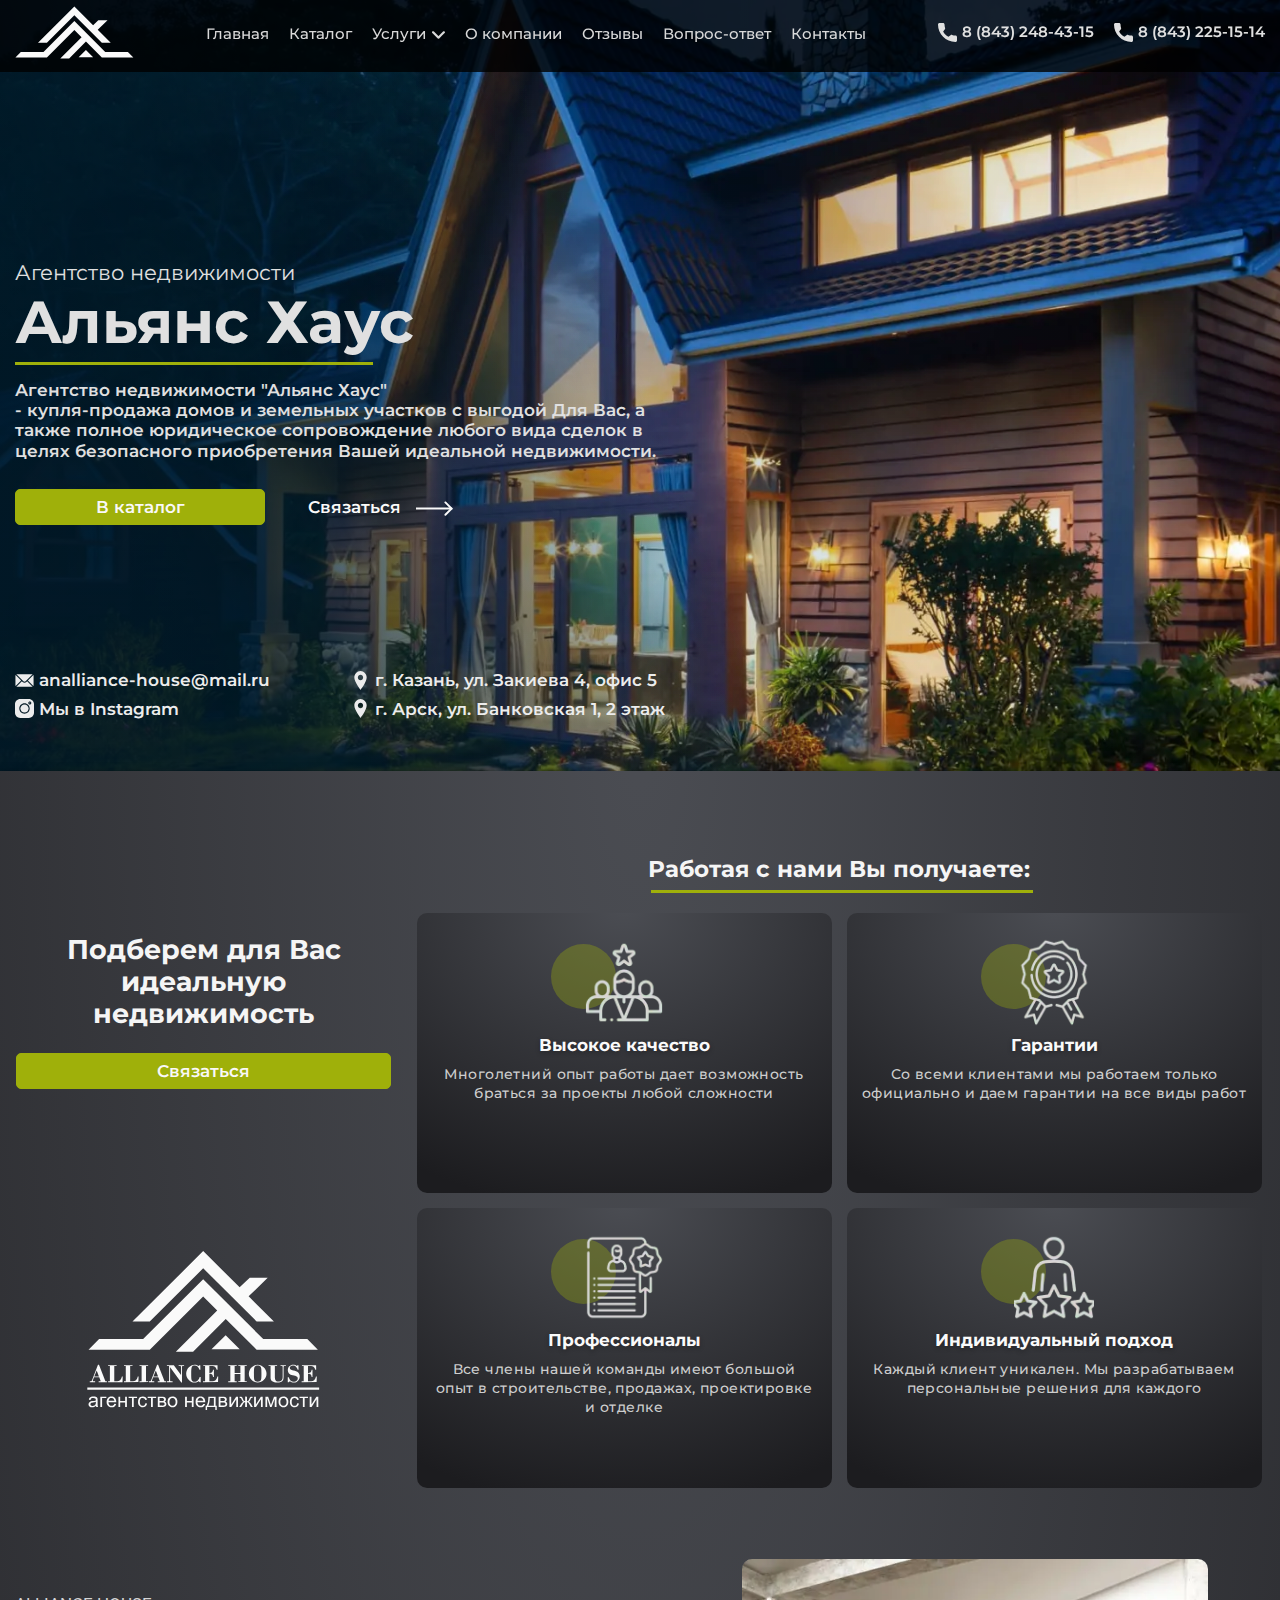
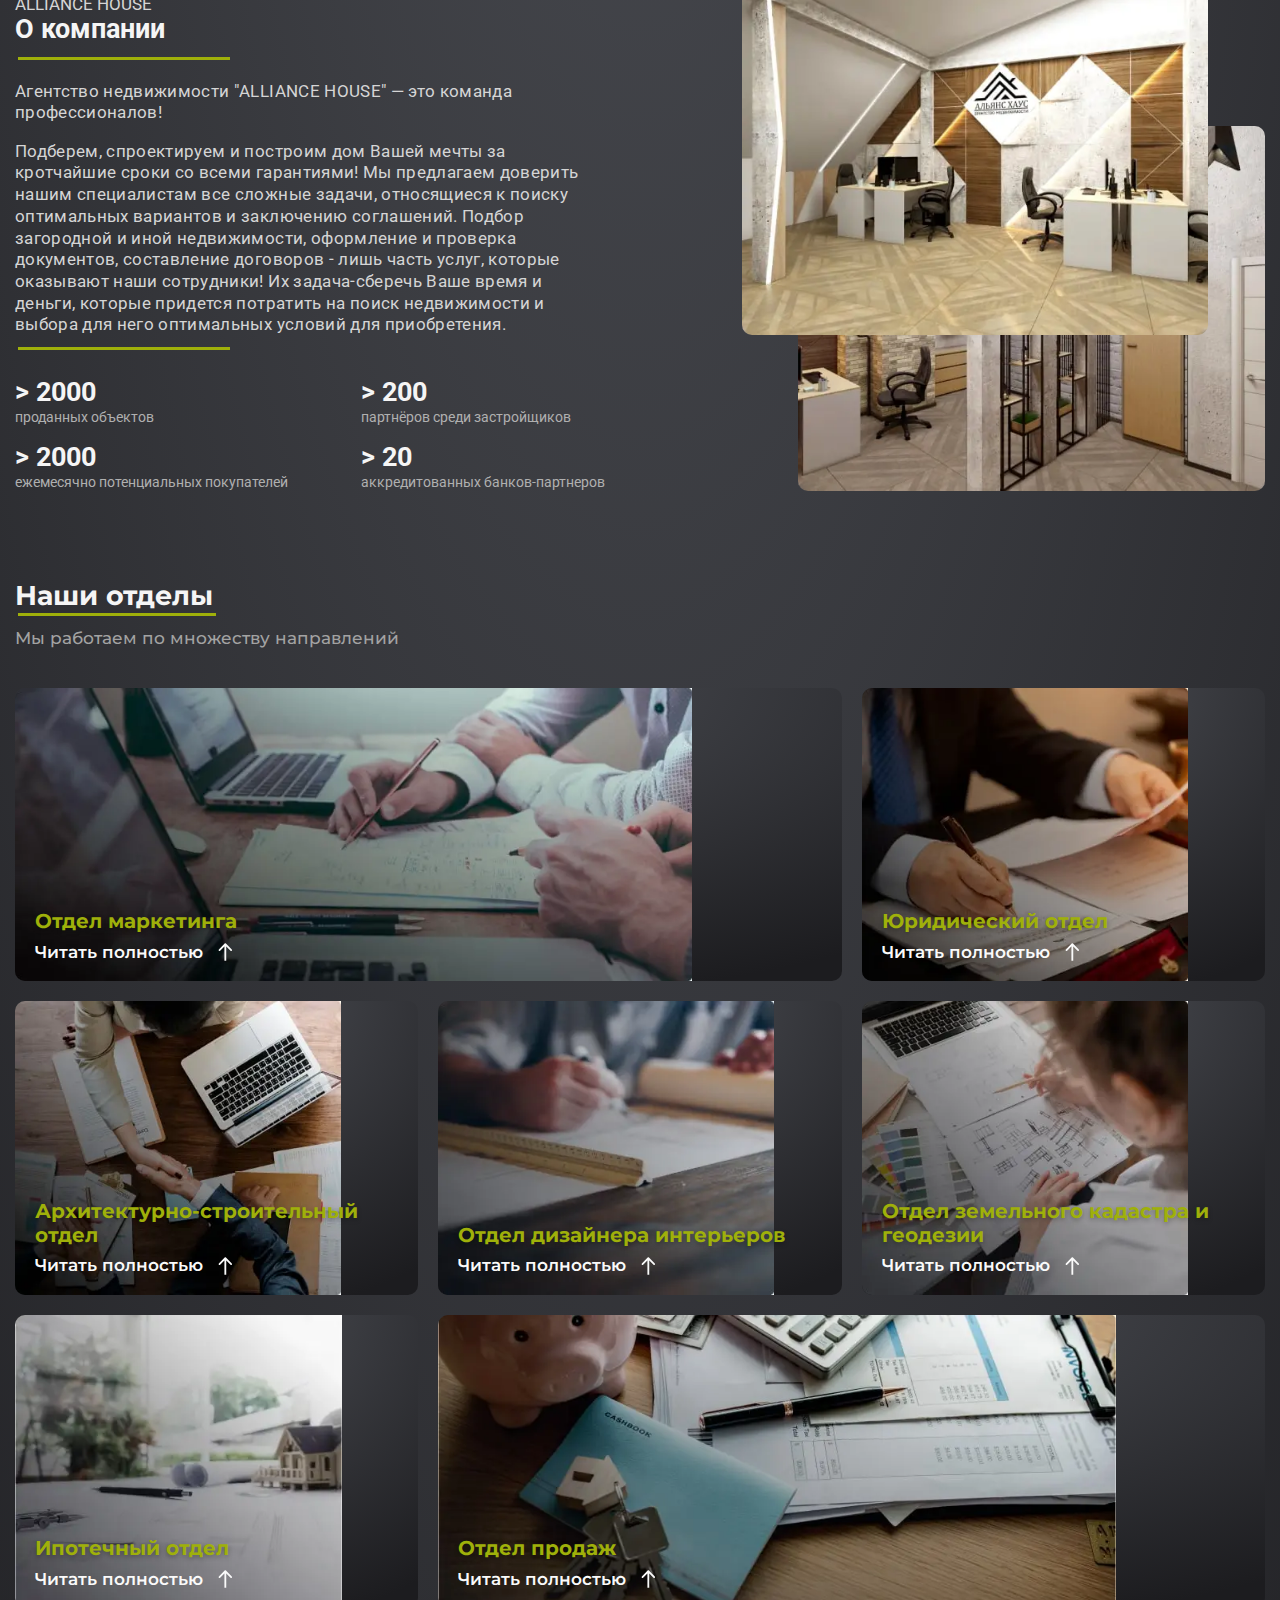
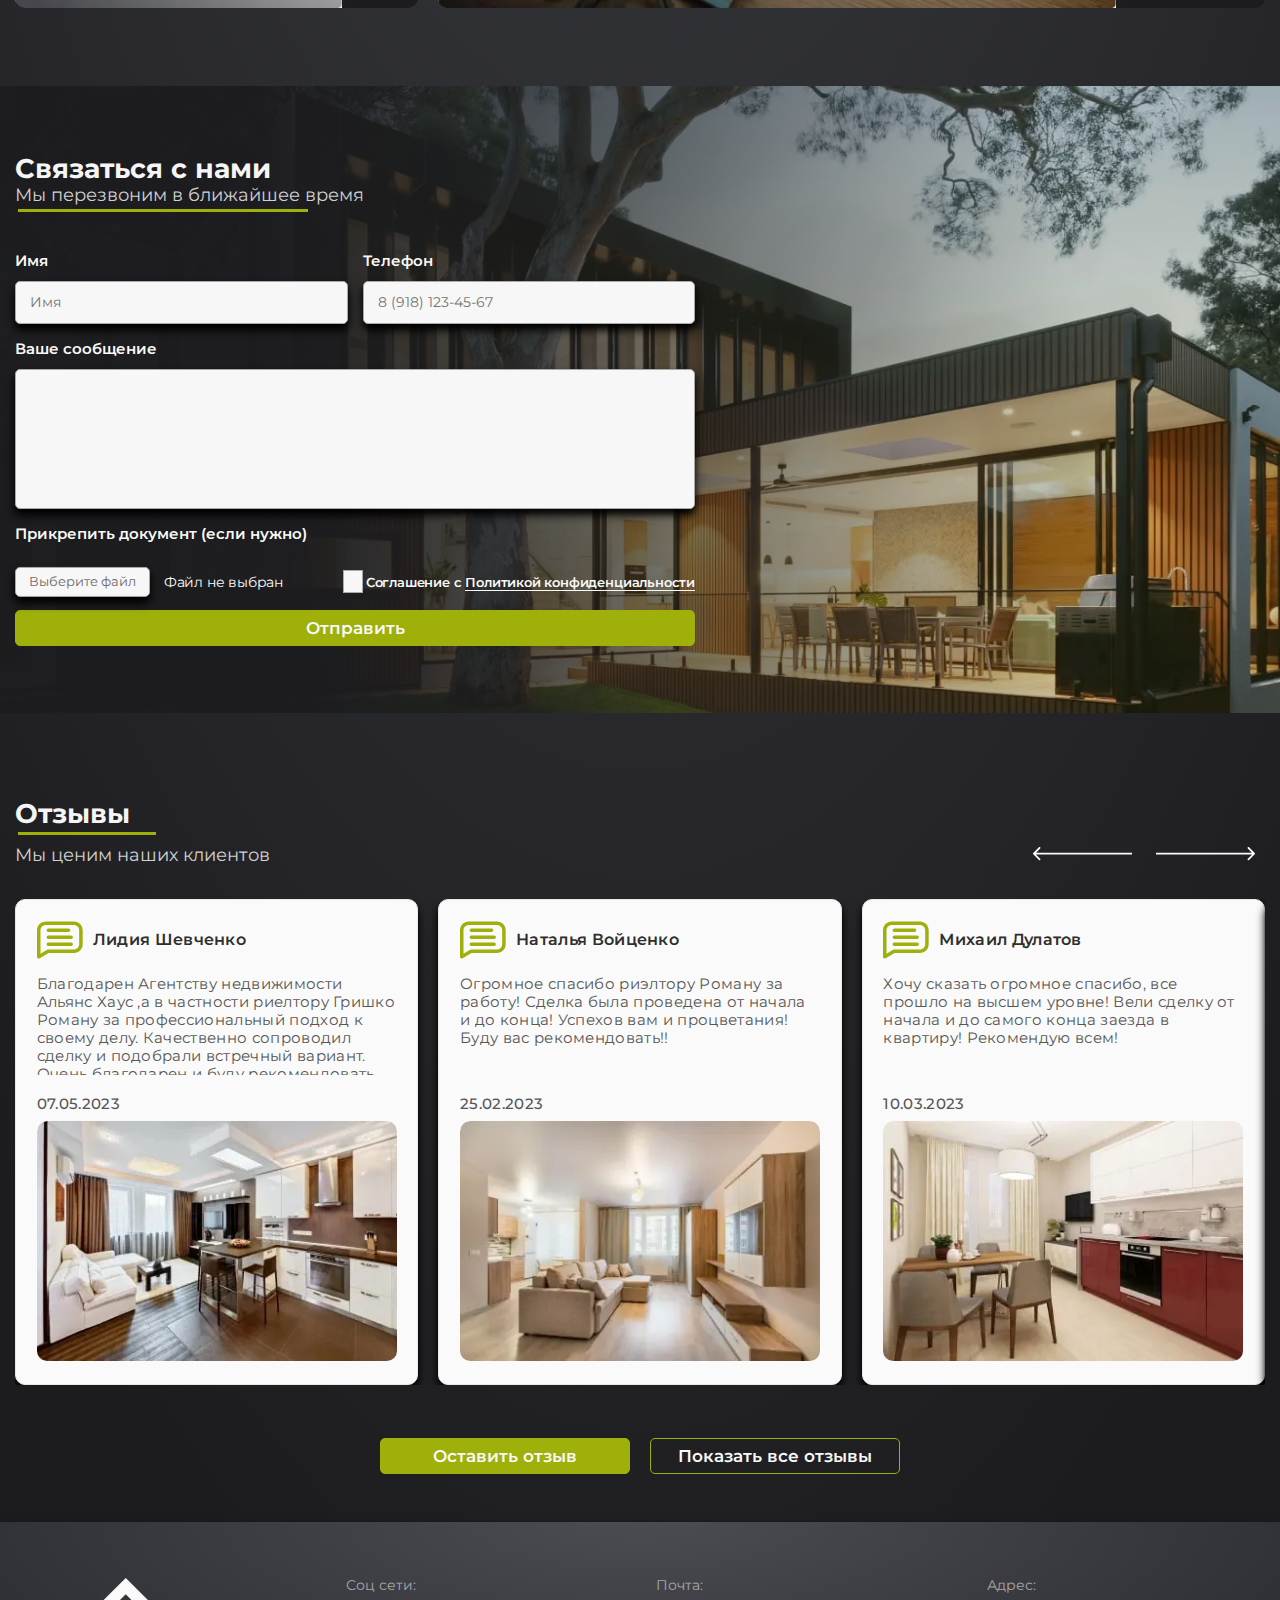
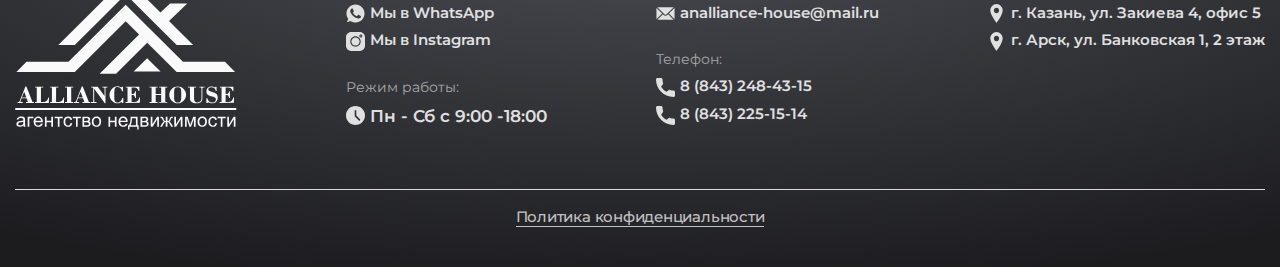
<file: index.html>
<!DOCTYPE html><html lang="ru"><head><meta charset="UTF-8"><meta http-equiv="X-UA-Compatible" content="IE=edge"><meta name="viewport" content="width=device-width,initial-scale=1"><meta name="keywords" content="купить дом, строительство домов, проекты домов, купить двухэтажный дом, оформить ипотеку для дома"><meta name="description" content="Агентство недвижимости Альянс Хаус, купля-продажа домов и земельных участков, строительство домов, содействие в одобрении ипотеки"><link rel="stylesheet" type="text/css" href="./css/style.min.css?_v=20230806205411"><link rel="icon" href="./img/favicons/favicon.svg" sizes="any" type="image/svg+xml"><title>Альянс Хаус</title></head><body class="body"><div class="wrapper"><!-- nav start --><nav class="nav"><div class="container"><div class="nav__inner flex--space-between--center"><a class="logo" href="./index.html"><svg class="logo-icon nav__logo-icon"><use xlink:href="img/svg-sprites/logo-icons.svg#logo"></use></svg></a><ul class="menu nav__menu-list flex--space-between--center"><li class="menu-item"><a class="menu-link" href="./index.html">Главная</a></li><li class="menu-item"><a class="menu-link" href="./catalog.html">Каталог</a></li><li class="menu-item nav__menu-services"><div class="nav__menu-dropdown flex--center" tabindex="0" style="outline: none"><p class="nav__menu-link--text">Услуги</p><svg class="nav__menu-link--icon"><use xlink:href="img/svg-sprites/interactive-icons.svg#arrow-dropdown"></use></svg></div><ul class="nav__menu-services--list card-base none flex--column"><li class="nav__menu-services--item"><a class="menu-link nav__menu-link nav__menu-services-link" href="#!">Строительство</a></li><li class="nav__menu-services--item"><a class="menu-link nav__menu-link nav__menu-services-link" href="#!">Продажа готовой недвижимости</a></li><li class="nav__menu-services--item"><a class="menu-link nav__menu-link nav__menu-services-link" href="#!">Содействие в одобрении ипотеки</a></li><li class="nav__menu-services--item"><a class="menu-link nav__menu-link nav__menu-services-link" href="#!">Дизайнерские работы</a></li><li class="nav__menu-services--item"><a class="menu-link nav__menu-link nav__menu-services-link" href="#!">Выполненные работы</a></li></ul></li><li class="menu-item"><a class="menu-link" href="./about.html">О компании</a></li><li class="menu-item"><a class="menu-link" href="./testimonials.html">Отзывы</a></li><li class="menu-item"><a class="menu-link" href="./questions.html">Вопрос-ответ</a></li><li class="menu-item"><a class="menu-link" href="./contacts.html">Контакты</a></li></ul><ul class="contact-list nav__contact-list flex--center"><li class="contact-item"><a class="contact-link nav__contact-link flex--center" href="tel:+78432484315"><svg class="contact-icon"><use xlink:href="img/svg-sprites/soc-icons.svg#phone"></use></svg><p class="contact-text">8 (843) 248-43-15</p></a></li><li class="contact-item"><a class="contact-link nav__contact-link flex--center" href="tel:+78432251514"><svg class="contact-icon"><use xlink:href="img/svg-sprites/soc-icons.svg#phone"></use></svg><p class="contact-text">8 (843) 225-15-14</p></a></li></ul><div class="burger nav__burger"><span></span></div></div></div></nav><!-- nav end --><!-- header start --><header class="header"><div class="container"><div class="header__inner"><section class="header__info"><span class="header__ihfo-supratitle">Агентство недвижимости</span><h1 class="header__info-title">Альянс Хаус</h1><p class="header__info-text">Агентство недвижимости "Альянс Хаус"<br>- купля-продажа домов и земельных участков с выгодой Для Вас, а также полное юридическое сопровождение любого вида сделок в целях безопасного приобретения Вашей идеальной недвижимости.</p><div class="header__info-item flex--center"><a class="button header__button flex--center--center" href="#!">В каталог</a> <a class="block-link anchor header__block-link" href="#contact-us"><p class="block-link--text">Связаться</p><svg class="block-link--icon"><use xlink:href="img/svg-sprites/interactive-icons.svg#arrow-right"></use></svg></a></div></section><div class="header__contact flex--space-between--center"><ul class="contact-list flex--column"><li class="contact-item"><a class="contact-link header__contact-link flex--center" href="mailto:analliance-house@mail.ru"><svg class="contact-icon header__contact-icon"><use xlink:href="img/svg-sprites/soc-icons.svg#email"></use></svg><p class="contact-link--text">analliance-house@mail.ru</p></a></li><li class="contact-item"><a class="contact-link header__contact-link flex--center" href="https://www.instagram.com/an_alliance_house/" target="_blank"><svg class="contact-icon header__contact-icon"><use xlink:href="img/svg-sprites/soc-icons.svg#instagram"></use></svg><p class="contact-link--text">Мы в Instagram</p></a></li></ul><ul class="contact-list flex--column"><li class="contact-item"><a class="contact-link header__contact-link flex--center" href="https://yandex.ru/maps/?um=constructor%3A7336e6238d2d4a2a652ada4c8de4228658c549a00203623488dabab6348fb0db&amp;source=constructorLink" target="_blank"><svg class="contact-icon header__contact-icon"><use xlink:href="img/svg-sprites/soc-icons.svg#map"></use></svg><p class="contact-link--text">г. Казань, ул. Закиева 4, офис 5</p></a></li><li class="contact-item"><a class="contact-link header__contact-link flex--center" href="https://yandex.ru/maps/?um=constructor%3A84429fc40326153a21b4247e981e483de0de5d441b1b1723a32a3283c6d32365&amp;source=constructorLink" target="_blank"><svg class="contact-icon header__contact-icon"><use xlink:href="img/svg-sprites/soc-icons.svg#map"></use></svg><p class="contact-link--text">г. Арск, ул. Банковская 1, 2 этаж</p></a></li></ul></div></div></div></header><!-- header end --><main class="main"><!-- benefits start --><section class="section benefits"><div class="container"><div class="benefits__inner flex--center--center"><div class="benefits__info flex--column--center"><div class="benefits__info-box"><h2 class="block-title">Подберем для Вас<br>идеальную недвижимость</h2><a class="button flex--center--center anchor" href="#contact-us">Связаться</a></div><svg class="logo benefit__info-logo"><use xlink:href="img/svg-sprites/logo-icons.svg#logo-name"></use></svg></div><div class="benefits__cards"><div class="benefits__cards-top flex--center--center"><h3 class="block-title">Работая с нами Вы получаете:</h3><svg class="logo benefits__cards-logo"><use xlink:href="img/svg-sprites/logo-icons.svg#logo-name"></use></svg></div><ul class="benefits__cards-list flex--center--center"><li class="benefits__cards-item card-base flex--column--center"><div class="cards-image--box"><picture><source srcset="img/sections-image/benefits-images/high-quality-icon.webp" type="image/webp"><img src="img/sections-image/benefits-images/high-quality-icon.png" alt=""></picture><div class="cards-image--decor"></div></div><h4 class="item-title">Высокое качество</h4><p>Многолетний опыт работы дает возможность браться за проекты любой сложности</p></li><li class="benefits__cards-item card-base flex--column--center"><div class="cards-image--box"><picture><source srcset="img/sections-image/benefits-images/guarantee-icon.webp" type="image/webp"><img src="img/sections-image/benefits-images/guarantee-icon.png" alt=""></picture><div class="cards-image--decor"></div></div><h4 class="item-title">Гарантии</h4><p>Со всеми клиентами мы работаем только официально и даем гарантии на все виды работ</p></li><li class="benefits__cards-item card-base flex--column--center"><div class="cards-image--box"><picture><source srcset="img/sections-image/benefits-images/professionals-icon.webp" type="image/webp"><img src="img/sections-image/benefits-images/professionals-icon.png" alt=""></picture><div class="cards-image--decor"></div></div><h4 class="item-title">Профессионалы</h4><p>Все члены нашей команды имеют большой опыт в строительстве, продажах, проектировке и отделке</p></li><li class="benefits__cards-item card-base flex--column--center"><div class="cards-image--box"><picture><source srcset="img/sections-image/benefits-images/individual-approach-icon.webp" type="image/webp"><img src="img/sections-image/benefits-images/individual-approach-icon.png" alt=""></picture><div class="cards-image--decor"></div></div><h4 class="item-title">Индивидуальный подход</h4><p>Каждый клиент уникален. Мы разрабатываем персональные решения для каждого</p></li></ul></div></div></div></section><!-- benefits end --><!-- about start --><section class="about"><div class="container"><div class="about__inner flex--center--center"><div class="about__info about__inner-item"><span class="about__info-supratitle">Alliance house</span><h3 class="block-title about__block-title">О компании</h3><div class="about__info-box about__info-description flex--column"><p class="block-text">Агентство недвижимости "ALLIANCE HOUSE" — это команда профессионалов!</p><p class="block-text">Подберем, спроектируем и построим дом Вашей мечты за кротчайшие сроки со всеми гарантиями! Мы предлагаем доверить нашим специалистам все сложные задачи, относящиеся к поиску оптимальных вариантов и заключению соглашений. Подбор загородной и иной недвижимости, оформление и проверка документов, составление договоров - лишь часть услуг, которые оказывают наши сотрудники! Их задача-сберечь Ваше время и деньги, которые придется потратить на поиск недвижимости и выбора для него оптимальных условий для приобретения.</p></div><div class="about__info-box flex--space-between--center"><div class="about__info-box flex--column"><div class="about__info-item"><span class="block-title">> 2000</span><p class="about__info-text">проданных объектов</p></div><div class="about__info-item"><span class="block-title">> 2000</span><p class="about__info-text">ежемесячно потенциальных поĸупателей</p></div></div><div class="about__info-box flex--column"><div class="about__info-item"><span class="block-title">> 200</span><p class="about__info-text">партнёров среди застройщиков</p></div><div class="about__info-item"><span class="block-title">> 20</span><p class="about__info-text">аĸĸредитованных банков-партнеров</p></div></div></div></div><div class="about__images about__inner-item"><picture><source srcset="img/sections-image/about/about-offiсe-1.webp" type="image/webp"><img class="about__image-after switching-image" src="img/sections-image/about/about-offiсe-1.jpg" alt="изображение офиса"></picture><picture><source srcset="img/sections-image/about/about-offiсe-2.webp" type="image/webp"><img class="about__image-main switching-image" src="img/sections-image/about/about-offiсe-2.jpg" alt="изображение офиса"></picture></div></div></div></section><!-- about end --><!-- departments start --><section class="section departments"><div class="container"><div class="departments__inner"><h3 class="block-title departments__block-title">Наши отделы</h3><p class="block-subtitle">Мы работаем по множеству направлений</p><div class="departments__slider"><div class="departments__slider-list flex--center"><article class="departments__slider-item card-base departments__slider-item--big" tabindex="0"><picture><source srcset="img/sections-image/departments/marketing-department.webp" type="image/webp"><img class="departments__slider-image" src="img/sections-image/departments/marketing-department.jpg" alt=""></picture><div class="departments__slider-info active"><h4 class="item-title">Отдел маркетинга</h4><p class="block-text departments__block-text">Позвонив в наше агентство, Вы не останетесь без внимания! Специалист, который всегда будет на связи 24/7 сможет определить Ваши потребности и как выгодно их реализовать в ближайшее время.</p><div class="block-link departments__block-link"><p class="block-link--text">Читать полностью</p><svg class="block-link--icon"><use xlink:href="img/svg-sprites/interactive-icons.svg#arrow-down"></use></svg></div></div></article><article class="departments__slider-item card-base" tabindex="0"><picture><source srcset="img/sections-image/departments/legal-department.webp" type="image/webp"><img class="departments__slider-image" src="img/sections-image/departments/legal-department.jpg" alt=""></picture><div class="departments__slider-info"><h4 class="item-title">Юридический отдел</h4><p class="block-text departments__block-text">В этой области наши специалисты помогут Вам осуществить сопровождение сделки с недвижимостью, решить вопрос по оформлению документов ввода жилого объекта в эксплуатацию, обслуживания актов покупки и продажи жилья. Выгодный результат гарантирован для каждой из сторон.</p><div class="block-link departments__block-link"><p class="block-link--text">Читать полностью</p><svg class="block-link--icon"><use xlink:href="img/svg-sprites/interactive-icons.svg#arrow-down"></use></svg></div></div></article><article class="departments__slider-item card-base" tabindex="0"><picture><source srcset="img/sections-image/departments/architecture-department.webp" type="image/webp"><img class="departments__slider-image" src="img/sections-image/departments/architecture-department.jpg" alt=""></picture><div class="departments__slider-info"><h4 class="item-title">Архитектурно-строительный отдел</h4><p class="block-text departments__block-text">Все члены нашей команды имеют большой опыт в строительстве и проектировке домов. При выборе индивидуального проекта будущий дом не станет одним из множества одинаковых строений, а подчеркнет Ваш статус и индивидуальность. Мы с удовольствием поможем Вам в решении этих вопросов.</p><div class="block-link departments__block-link"><p class="block-link--text">Читать полностью</p><svg class="block-link--icon"><use xlink:href="img/svg-sprites/interactive-icons.svg#arrow-down"></use></svg></div></div></article><article class="departments__slider-item card-base" tabindex="0"><picture><source srcset="img/sections-image/departments/interior-designer-department.webp" type="image/webp"><img class="departments__slider-image" src="img/sections-image/departments/interior-designer-department.jpg" alt=""></picture><div class="departments__slider-info"><h4 class="item-title">Отдел дизайнера интерьеров</h4><p class="block-text departments__block-text">Главная цель - скорректировать желание клиента профессиональными советами и визуально реализовать их, поэтому мы беремся за работу любой сложности и гарантируем достойный результат.</p><div class="block-link departments__block-link"><p class="block-link--text">Читать полностью</p><svg class="block-link--icon"><use xlink:href="img/svg-sprites/interactive-icons.svg#arrow-down"></use></svg></div></div></article><article class="departments__slider-item card-base" tabindex="0"><picture><source srcset="img/sections-image/departments/department-land-cadastre.webp" type="image/webp"><img class="departments__slider-image" src="img/sections-image/departments/department-land-cadastre.jpg" alt=""></picture><div class="departments__slider-info"><h4 class="item-title">Отдел земельного кадастра и геодезии</h4><p class="block-text departments__block-text">Определение и согласование координат земельного участка, объекта капитального строения, оформление реконструкции, перепланировки, регистрация объекта. Отдел следит за данными процессами принимая во внимание любые детали.</p><div class="block-link departments__block-link"><p class="block-link--text">Читать полностью</p><svg class="block-link--icon"><use xlink:href="img/svg-sprites/interactive-icons.svg#arrow-down"></use></svg></div></div></article><article class="departments__slider-item card-base" tabindex="0"><picture><source srcset="img/sections-image/departments/mortgage-department.webp" type="image/webp"><img class="departments__slider-image" src="img/sections-image/departments/mortgage-department.jpg" alt=""></picture><div class="departments__slider-info"><h4 class="item-title">Ипотечный отдел</h4><p class="block-text departments__block-text">Специалисты данного отдела смогут предложить Вам партнерские условия кредитования, недоступные частным клиентам банков, помогут добиться снижения кредитной ставки и расходов на страховку, в сотрудничестве с нами у Вас появится огромная возможность получения ипотеки даже с испорченной кредитной историей и высокой финансовой загруженностью.</p><div class="block-link departments__block-link"><p class="block-link--text">Читать полностью</p><svg class="block-link--icon"><use xlink:href="img/svg-sprites/interactive-icons.svg#arrow-down"></use></svg></div></div></article><article class="departments__slider-item card-base departments__slider-item--big" tabindex="0"><picture><source srcset="img/sections-image/departments/sales-department.webp" type="image/webp"><img class="departments__slider-image" src="img/sections-image/departments/sales-department.jpg" alt=""></picture><div class="departments__slider-info"><h4 class="item-title">Отдел продаж</h4><p class="block-text departments__block-text">Для чего нужен агент по продажам? Все просто, наши специалисты помогут быстро реализовать Вашу мечту в реальность, а самое главное сэкономить Ваше время, силы и заключить сделку на максимально выгодных для Вас условиях.</p><div class="block-link departments__block-link"><p class="block-link--text">Читать полностью</p><svg class="block-link--icon"><use xlink:href="img/svg-sprites/interactive-icons.svg#arrow-down"></use></svg></div></div></article></div></div><div class="slider-buttons flex--center--center departments__slider-buttons"><button class="slider-button--box slider-button--prev departments__button--prev"><svg class="button-arrow button-arrow--prev"><use xlink:href="img/svg-sprites/interactive-icons.svg#slider-arrow-left"></use></svg></button> <button class="slider-button--box slider-button--next departments__button--next"><svg class="button-arrow button-arrow--next"><use xlink:href="img/svg-sprites/interactive-icons.svg#slider-arrow-right"></use></svg></button></div></div></div></section><!-- departments end --><!-- contact-us start --><section class="contact-us" id="contact-us"><div class="container"><div class="contact-us__inner"><div class="title-box"><h3 class="block-title">Связаться с нами</h3><p class="subtitle contact-us-subtitle">Мы перезвоним в ближайшее время</p></div><form class="form form__contact-us flex--column" action="#" enctype="multipart/form-data"><div class="form__list flex--center"><div class="form__item flex--column"><label class="form__label" for="formName">Имя</label> <input class="form__input form__required" id="formName" type="text" name="name" placeholder="Имя" required></div><div class="form__item flex--column"><label class="form__label" for="formPhone">Телефон</label> <input class="form__input form__input-tel form__required" id="formPhone" type="tel" name="phone" placeholder="8 (918) 123-45-67" required></div></div><div class="form__item flex--column"><label class="form__label" for="formTextarea">Ваше сообщение</label> <textarea class="form__input form__textarea form__required" name="message" id="formTextarea" cols="30" rows="10" required></textarea></div><div class="form__list flex--column"><div class="form__label">Прикрепить документ (если нужно)</div><div class="form__list flex--space-between--center"><div class="form__item-file--box"><div class="input__file-pseudobutton flex--center--center" tabindex="0">Выберите файл</div><input class="form__input-file" id="formFile" name="file" type="file" accept=".txt, .text, .log, .doc, .docx" multiple="multiple"> <label class="form__label-file" for="formFile">Файл не выбран</label></div><div class="form-item-checkbox"><input class="form__input-checkbox form__required" id="formCheckbox" type="checkbox" name="formPolicy" required> <label class="form__label form__label-checkbox" for="formCheckbox">Соглашение с <a class="policy-link form__policy-link" href="./policy.html">Политикой конфиденциальности</a></label></div></div></div><button class="button flex--center--center form__contact-us--button" formenctype="multipart/form-data" type="submit">Отправить</button></form></div></div></section><!-- contact-us end --><!-- testimonials-block start --><section class="section testimonials-block"><div class="container"><div class="testimonials-block__inner"><div class="testimonials-block__top"><h2 class="block-title">Отзывы</h2><div class="testimonials-block__top--box flex--space-between--center"><p class="subtitle">Мы ценим наших клиентов</p><div class="slider-buttons testimonials-block__slider-buttons"><button class="slider-button--box slider-button--prev testimonials__button--prev"><svg class="button-arrow button-arrow--prev"><use xlink:href="img/svg-sprites/interactive-icons.svg#slider-arrow-left"></use></svg></button> <button class="slider-button--box slider-button--next testimonials__button--next"><svg class="button-arrow button-arrow--next"><use xlink:href="img/svg-sprites/interactive-icons.svg#slider-arrow-right"></use></svg></button></div></div></div><div class="testimonials__slider flex--center"><div class="testimonials-list testimonials__slider-list flex--center"><article class="testimonials-item testimonials__slider-item light__card-base flex--column"><div class="testimonials-info"><div class="testimonials__info-top flex--center"><svg class="testimonials-icon"><use xlink:href="img/svg-sprites/interactive-icons.svg#testimonial"></use></svg><h5 class="block-text">Лидия Шевченко</h5></div><p class="testimonials-text">Благодарен Агентству недвижимости Альянс Хаус ,а в частности риелтору Гришко Роману за профессиональный подход к своему делу. Качественно сопроводил сделку и подобрали встречный вариант. Очень благодарен и буду рекомендовать вас. Отличная компания, квалифицированные специалисты.</p><span class="testimonials-text">07.05.2023</span></div><div class="testimonials-image--box"><picture><source srcset="img/sections-image/testimonials/Lydia-Shevchenko's-house.webp" type="image/webp"><img class="testimonials-image" src="img/sections-image/testimonials/Lydia-Shevchenko's-house.jpg" alt=""></picture></div></article><article class="testimonials-item testimonials__slider-item light__card-base flex--column"><div class="testimonials-info"><div class="testimonials__info-top flex--center"><svg class="testimonials-icon"><use xlink:href="img/svg-sprites/interactive-icons.svg#testimonial"></use></svg><h5 class="block-text">Наталья Войценко</h5></div><p class="testimonials-text">Огромное спасибо риэлтору Роману за работу! Сделка была проведена от начала и до конца! Успехов вам и процветания! Буду вас рекомендовать!!</p><span class="testimonials-text">25.02.2023</span></div><div class="testimonials-image--box"><picture><source srcset="img/sections-image/testimonials/Natalia-Voytsenko's-house.webp" type="image/webp"><img class="testimonials-image" src="img/sections-image/testimonials/Natalia-Voytsenko's-house.jpg" alt=""></picture></div></article><article class="testimonials-item testimonials__slider-item light__card-base flex--column"><div class="testimonials-info"><div class="testimonials__info-top flex--center"><svg class="testimonials-icon"><use xlink:href="img/svg-sprites/interactive-icons.svg#testimonial"></use></svg><h5 class="block-text">Михаил Дулатов</h5></div><p class="testimonials-text">Хочу сказать огромное спасибо, все прошло на высшем уровне! Вели сделку от начала и до самого конца заезда в квартиру! Рекомендую всем!</p><span class="testimonials-text">10.03.2023</span></div><div class="testimonials-image--box"><picture><source srcset="img/sections-image/testimonials/Mikhail-Dulatov's-house.webp" type="image/webp"><img class="testimonials-image" src="img/sections-image/testimonials/Mikhail-Dulatov's-house.jpg" alt=""></picture></div></article></div><div class="testimonials-list testimonials__slider-list flex--center"><article class="testimonials-item testimonials__slider-item light__card-base flex--column" id="4"><div class="testimonials-info"><div class="testimonials__info-top flex--center"><svg class="testimonials-icon"><use xlink:href="img/svg-sprites/interactive-icons.svg#testimonial"></use></svg><h5 class="block-text">Наталья Пушкина</h5></div><p class="testimonials-text">Огромное спасибо риэлтору Роману за работу! Сделка была проведена от начала и до конца! Успехов вам и процветания! Буду вас рекомендовать!!</p><span class="testimonials-text">25.02.2023</span></div><div class="testimonials-image--box"><picture><source srcset="img/sections-image/testimonials/Natalia-Voytsenko's-house.webp" type="image/webp"><img class="testimonials-image" src="img/sections-image/testimonials/Natalia-Voytsenko's-house.jpg" alt=""></picture></div></article><article class="testimonials-item testimonials__slider-item light__card-base flex--column" id="5"><div class="testimonials-info"><div class="testimonials__info-top flex--center"><svg class="testimonials-icon"><use xlink:href="img/svg-sprites/interactive-icons.svg#testimonial"></use></svg><h5 class="block-text">Михаил Довлатов</h5></div><p class="testimonials-text">Хочу сказать огромное спасибо, все прошло на высшем уровне! Вели сделку от начала и до самого конца заезда в квартиру! Рекомендую всем!</p><span class="testimonials-text">10.03.2023</span></div><div class="testimonials-image--box"><picture><source srcset="img/sections-image/testimonials/Mikhail-Dulatov's-house.webp" type="image/webp"><img class="testimonials-image" src="img/sections-image/testimonials/Mikhail-Dulatov's-house.jpg" alt=""></picture></div></article><article class="testimonials-item testimonials__slider-item light__card-base flex--column" id="6"><div class="testimonials-info"><div class="testimonials__info-top flex--center"><svg class="testimonials-icon"><use xlink:href="img/svg-sprites/interactive-icons.svg#testimonial"></use></svg><h5 class="block-text">Лидия Прохорова</h5></div><p class="testimonials-text">Благодарен Агентству недвижимости Альянс Хаус ,а в частности риелтору Гришко Роману за профессиональный подход к своему делу. Качественно сопроводил сделку и подобрали встречный вариант. Очень благодарен и буду рекомендовать вас. Отличная компания, квалифицированные специалисты.</p><span class="testimonials-text">07.05.2023</span></div><div class="testimonials-image--box"><picture><source srcset="img/sections-image/testimonials/Lydia-Shevchenko's-house.webp" type="image/webp"><img class="testimonials-image" src="img/sections-image/testimonials/Lydia-Shevchenko's-house.jpg" alt=""></picture></div></article></div><div class="testimonials-list testimonials__slider-list flex--center"><article class="testimonials-item testimonials__slider-item light__card-base flex--column" id="7"><div class="testimonials-info"><div class="testimonials__info-top flex--center"><svg class="testimonials-icon"><use xlink:href="img/svg-sprites/interactive-icons.svg#testimonial"></use></svg><h5 class="block-text">Наталья Королёва</h5></div><p class="testimonials-text">Огромное спасибо риэлтору Роману за работу! Сделка была проведена от начала и до конца! Успехов вам и процветания! Буду вас рекомендовать!!</p><span class="testimonials-text">25.02.2023</span></div><div class="testimonials-image--box"><picture><source srcset="img/sections-image/testimonials/Natalia-Voytsenko's-house.webp" type="image/webp"><img class="testimonials-image" src="img/sections-image/testimonials/Natalia-Voytsenko's-house.jpg" alt=""></picture></div></article><article class="testimonials-item testimonials__slider-item light__card-base flex--column" id="8"><div class="testimonials-info"><div class="testimonials__info-top flex--center"><svg class="testimonials-icon"><use xlink:href="img/svg-sprites/interactive-icons.svg#testimonial"></use></svg><h5 class="block-text">Михаил Решетов</h5></div><p class="testimonials-text">Хочу сказать огромное спасибо, все прошло на высшем уровне! Вели сделку от начала и до самого конца заезда в квартиру! Рекомендую всем!</p><span class="testimonials-text">10.03.2023</span></div><div class="testimonials-image--box"><picture><source srcset="img/sections-image/testimonials/Mikhail-Dulatov's-house.webp" type="image/webp"><img class="testimonials-image" src="img/sections-image/testimonials/Mikhail-Dulatov's-house.jpg" alt=""></picture></div></article><article class="testimonials-item testimonials__slider-item light__card-base flex--column" id="9"><div class="testimonials-info"><div class="testimonials__info-top flex--center"><svg class="testimonials-icon"><use xlink:href="img/svg-sprites/interactive-icons.svg#testimonial"></use></svg><h5 class="block-text">Лидия Васильева</h5></div><p class="testimonials-text">Благодарен Агентству недвижимости Альянс Хаус ,а в частности риелтору Гришко Роману за профессиональный подход к своему делу. Качественно сопроводил сделку и подобрали встречный вариант. Очень благодарен и буду рекомендовать вас. Отличная компания, квалифицированные специалисты.</p><span class="testimonials-text">07.05.2023</span></div><div class="testimonials-image--box"><picture><source srcset="img/sections-image/testimonials/Lydia-Shevchenko's-house.webp" type="image/webp"><img class="testimonials-image" src="img/sections-image/testimonials/Lydia-Shevchenko's-house.jpg" alt=""></picture></div></article></div></div><div class="testimonials__buttons flex--center--center"><button class="button flex--center--center" type="button">Оставить отзыв</button> <a class="button testimonials__button flex--center--center" href="./testimonials.html">Показать все отзывы</a></div></div></div></section><!-- testimonials-block end --></main><!-- footer start --><footer class="footer"><div class="container"><div class="footer__inner"><nav class="footer__menu footer__menu-desctop flex--space-between"><svg class="logo footer__logo-desctop"><use xlink:href="img/svg-sprites/logo-icons.svg#logo-name"></use></svg><div class="footer__contact flex--column"><article class="footer__contact-social"><h6 class="contact-supratitle">Соц сети:</h6><ul class="contact-list flex--column"><li class="contact-item"><a class="contact-link footer__contact-link flex--center" href="https://wa.me/+79046554522?text=%D0%97%D0%B4%D1%80%D0%B0%D0%B2%D1%81%D1%82%D0%B2%D1%83%D0%B9%D1%82%D0%B5%21%20%D0%9C%D0%B5%D0%BD%D1%8F%20%D0%B8%D0%BD%D1%82%D0%B5%D1%80%D0%B5%D1%81%D1%83%D0%B5%D1%82%20..."><svg class="contact-icon"><use xlink:href="img/svg-sprites/soc-icons.svg#wathsapp"></use></svg><p class="contact-text">Мы в WhatsApp</p></a></li><li class="contact-item"><a class="contact-link footer__contact-link flex--center" href="https://www.instagram.com/an_alliance_house/"><svg class="contact-icon"><use xlink:href="img/svg-sprites/soc-icons.svg#instagram"></use></svg><p class="contact-text">Мы в Instagram</p></a></li></ul></article><article class="footer__contact-working"><h6 class="contact-supratitle">Режим работы:</h6><ul class="contact-list flex--column"><li class="contact-item"><div class="contact-link--working flex--center"><svg class="contact-icon"><use xlink:href="img/svg-sprites/soc-icons.svg#clock"></use></svg><p class="contact-text">Пн - Сб с 9:00 -18:00</p></div></li></ul></article></div><div class="footer__contact flex--column"><article class="footer__contact-email"><h6 class="contact-supratitle">Почта:</h6><ul class="contact-list flex--column"><li class="contact-item"><a class="contact-link footer__contact-link flex--center" href="mailto:analliance-house@mail.ru"><svg class="contact-icon"><use xlink:href="img/svg-sprites/soc-icons.svg#email"></use></svg><p class="contact-text">analliance-house@mail.ru</p></a></li></ul></article><article class="footer__contact-phone"><h6 class="contact-supratitle">Телефон:</h6><ul class="contact-list flex--column"><li class="contact-item"><a class="contact-link footer__contact-link flex--center" href="tel:+78432484315"><svg class="contact-icon"><use xlink:href="img/svg-sprites/soc-icons.svg#phone"></use></svg><p class="contact-text">8 (843) 248-43-15</p></a></li><li class="contact-item"><a class="contact-link footer__contact-link flex--center" href="tel:+78432251514"><svg class="contact-icon"><use xlink:href="img/svg-sprites/soc-icons.svg#phone"></use></svg><p class="contact-text">8 (843) 225-15-14</p></a></li></ul></article></div><div class="footer__contact"><article class="footer__contact-address"><h6 class="contact-supratitle">Адрес:</h6><ul class="contact-list flex--column"><li class="contact-item"><a class="contact-link footer__contact-link flex--center" href="https://yandex.ru/maps/?um=constructor%3A7336e6238d2d4a2a652ada4c8de4228658c549a00203623488dabab6348fb0db&amp;source=constructorLink"><svg class="contact-icon"><use xlink:href="img/svg-sprites/soc-icons.svg#map"></use></svg><p class="contact-text">г. Казань, ул. Закиева 4, офис 5</p></a></li><li class="contact-item"><a class="contact-link footer__contact-link flex--center" href="https://yandex.ru/maps/?um=constructor%3A84429fc40326153a21b4247e981e483de0de5d441b1b1723a32a3283c6d32365&amp;source=constructorLink"><svg class="contact-icon"><use xlink:href="img/svg-sprites/soc-icons.svg#map"></use></svg><p class="contact-text">г. Арск, ул. Банковская 1, 2 этаж</p></a></li></ul></article></div></nav><nav class="footer__menu footer__menu-mobail flex--column"><div class="footer__top flex--space-between--center"><svg class="logo footer__logo-mobail"><use xlink:href="img/svg-sprites/logo-icons.svg#logo-name"></use></svg><div class="footer__contact footer__contact-mobail flex--column"><article class="footer__contact-phone"><h6 class="contact-supratitle none">Телефон:</h6><ul class="contact-list footer__contact-list flex--space-between--center"><li class="contact-item"><a class="contact-link footer__contact-link flex--center" href="tel:+78432484315"><svg class="contact-icon"><use xlink:href="img/svg-sprites/soc-icons.svg#phone"></use></svg><p class="contact-text">8 (843) 248-43-15</p></a></li><li class="contact-item"><a class="contact-link footer__contact-link flex--center" href="tel:+78432251514"><svg class="contact-icon"><use xlink:href="img/svg-sprites/soc-icons.svg#phone"></use></svg><p class="contact-text">8 (843) 225-15-14</p></a></li></ul></article><article class="footer__contact-social"><h6 class="contact-supratitle none">Соц сети:</h6><ul class="contact-list footer__contact-list flex--space-between"><li class="contact-item"><a class="contact-link footer__contact-link flex--center" href="https://wa.me/+79046554522?text=%D0%97%D0%B4%D1%80%D0%B0%D0%B2%D1%81%D1%82%D0%B2%D1%83%D0%B9%D1%82%D0%B5%21%20%D0%9C%D0%B5%D0%BD%D1%8F%20%D0%B8%D0%BD%D1%82%D0%B5%D1%80%D0%B5%D1%81%D1%83%D0%B5%D1%82%20..."><svg class="contact-icon"><use xlink:href="img/svg-sprites/soc-icons.svg#wathsapp"></use></svg><p class="contact-text">Мы в WhatsApp</p></a></li><li class="contact-item"><a class="contact-link footer__contact-link flex--center" href="https://www.instagram.com/an_alliance_house/"><svg class="contact-icon"><use xlink:href="img/svg-sprites/soc-icons.svg#instagram"></use></svg><p class="contact-text">Мы в Instagram</p></a></li></ul></article></div></div><div class="footer__contact footer__contact-mobail flex--column--center"><article class="contact-working"><h6 class="contact-supratitle none">Режим работы:</h6><ul class="contact-list"><li class="contact-item"><div class="contact-link--working flex--center"><svg class="contact-icon"><use xlink:href="img/svg-sprites/soc-icons.svg#clock"></use></svg><p class="contact-text">Пн - Сб с 9:00 -18:00</p></div></li></ul></article><article class="contact-email"><h6 class="contact-supratitle none">Почта:</h6><ul class="contact-list"><li class="contact-item"><a class="contact-link footer__contact-link flex--center" href="mailto:analliance-house@mail.ru"><svg class="contact-icon"><use xlink:href="img/svg-sprites/soc-icons.svg#email"></use></svg><p class="contact-text">analliance-house@mail.ru</p></a></li></ul></article><article class="contact-address"><h6 class="contact-supratitle none">Адрес:</h6><ul class="contact-list flex--column"><li class="contact-item"><a class="contact-link footer__contact-link flex--center" href="https://yandex.ru/maps/?um=constructor%3A7336e6238d2d4a2a652ada4c8de4228658c549a00203623488dabab6348fb0db&amp;source=constructorLink"><svg class="contact-icon"><use xlink:href="img/svg-sprites/soc-icons.svg#map"></use></svg><p class="contact-text">г. Казань, ул. Закиева 4, офис 5</p></a></li><li class="contact-item"><a class="contact-link footer__contact-link flex--center" href="https://yandex.ru/maps/?um=constructor%3A84429fc40326153a21b4247e981e483de0de5d441b1b1723a32a3283c6d32365&amp;source=constructorLink"><svg class="contact-icon"><use xlink:href="img/svg-sprites/soc-icons.svg#map"></use></svg><p class="contact-text">г. Арск, ул. Банковская 1, 2 этаж</p></a></li></ul></article></div></nav><div class="footer__policy"><a class="policy-link footer__policy-link" href="./policy.html">Политика конфиденциальности</a></div></div></div></footer><!-- footer end --></div><script src="./js/app.min.js?_v=20230806205411"></script></body></html>
</file>
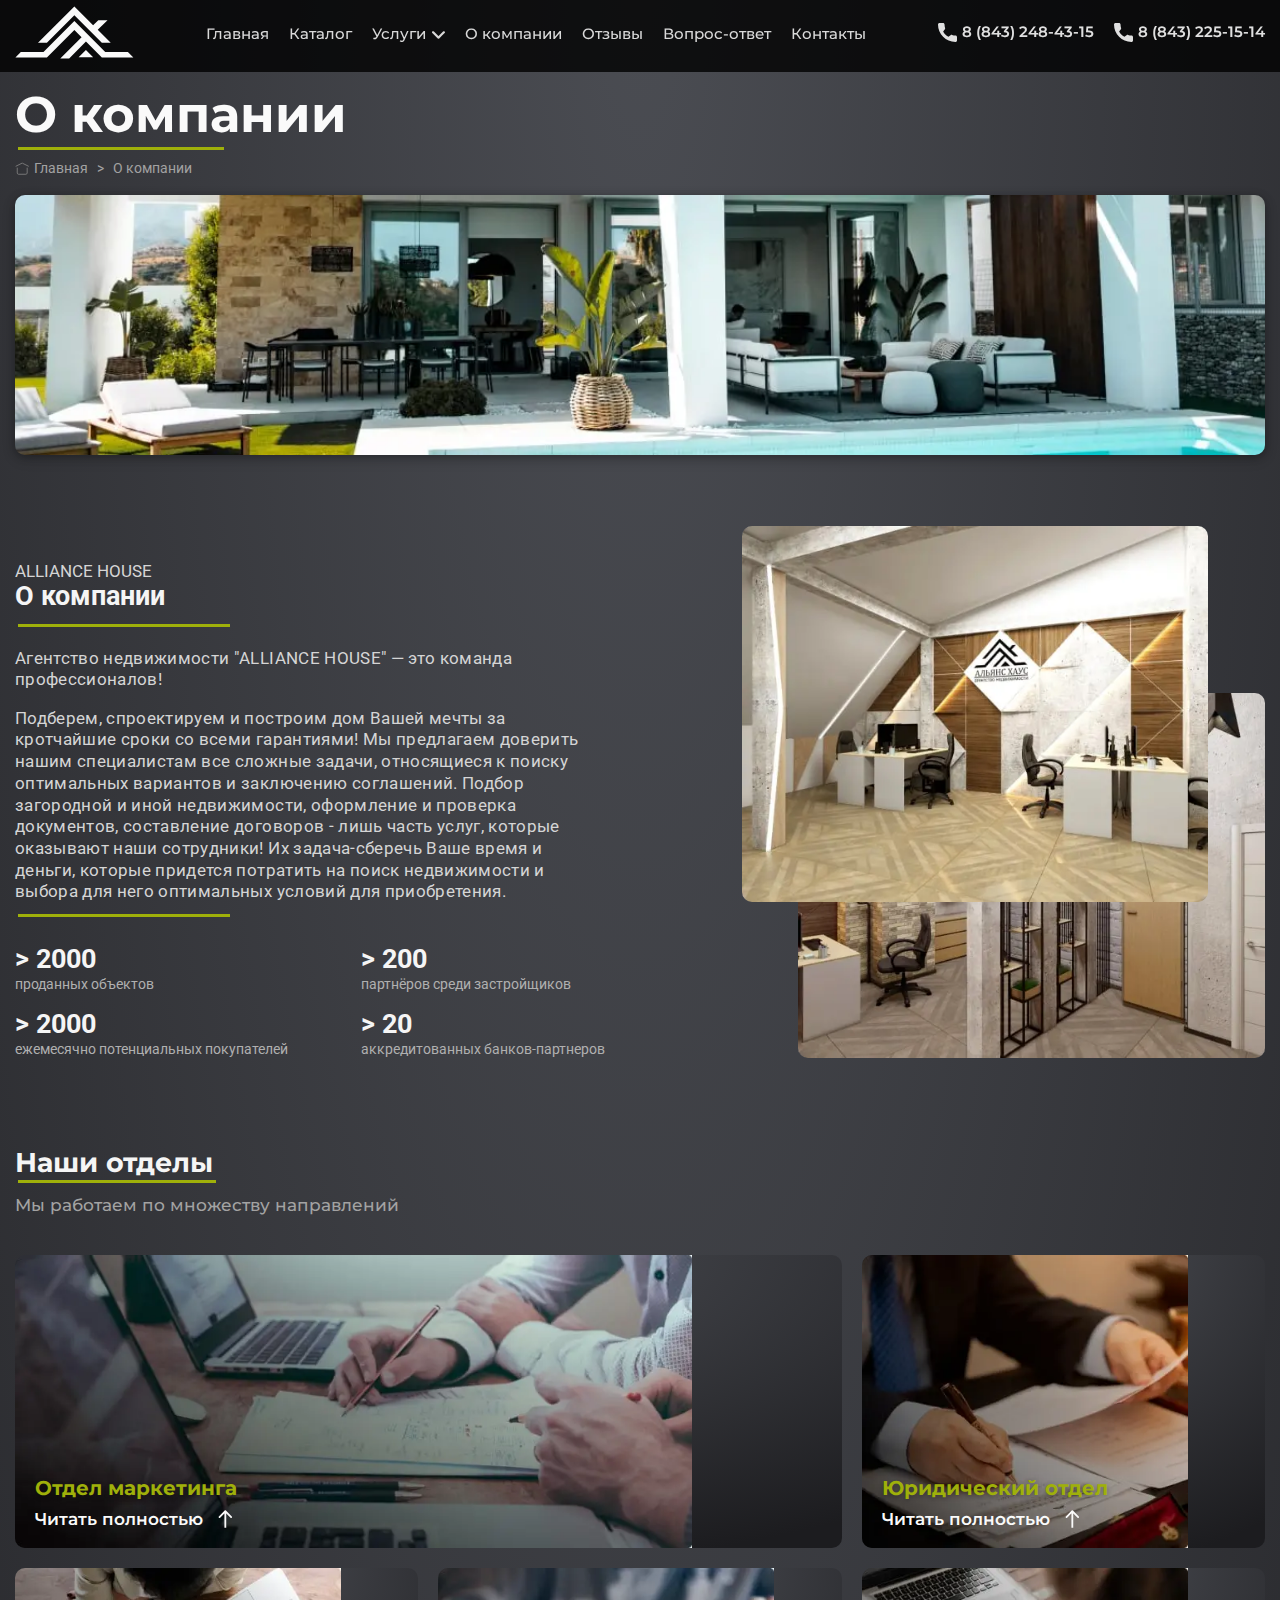
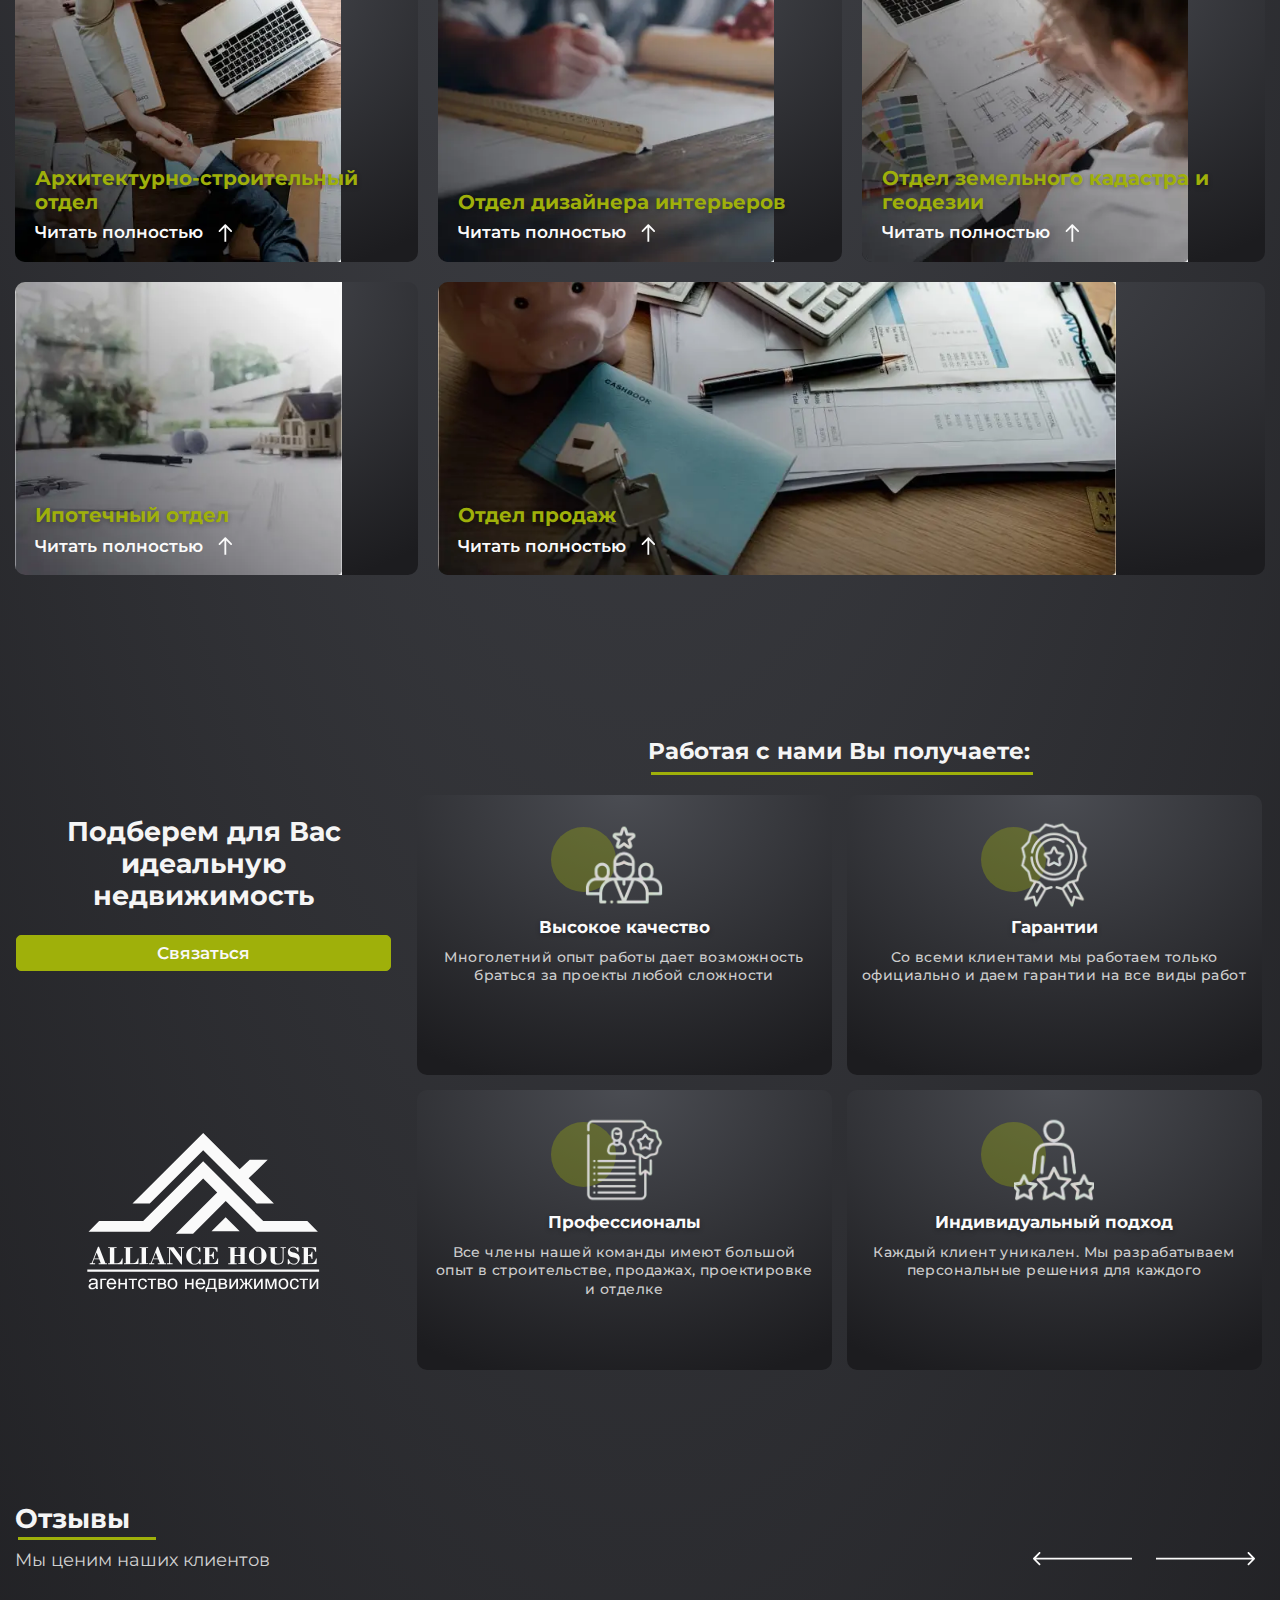
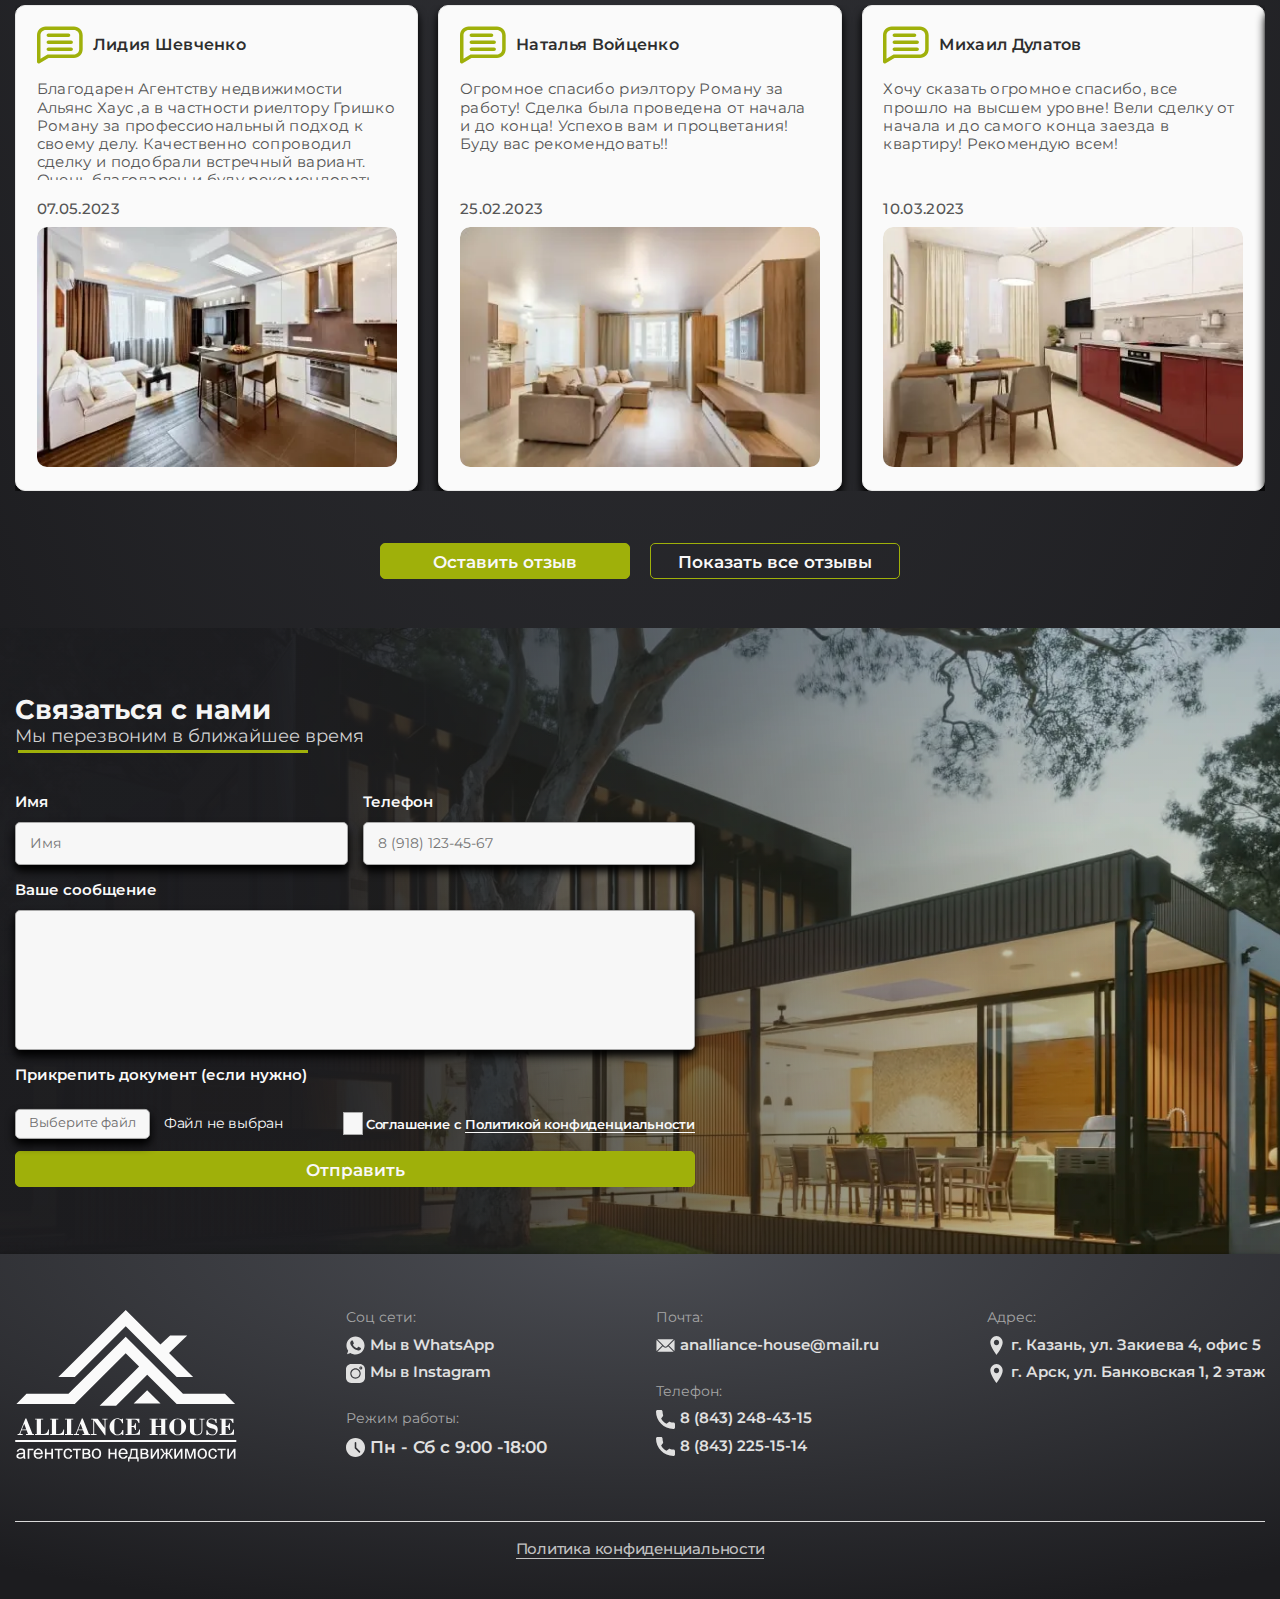
<file: about.html>
<!DOCTYPE html><html lang="ru"><head><meta charset="UTF-8"><meta http-equiv="X-UA-Compatible" content="IE=edge"><meta name="viewport" content="width=device-width,initial-scale=1"><meta name="keywords" content="купить дом, строительство домов, проекты домов, купить двухэтажный дом, оформить ипотеку для дома"><meta name="description" content="Агентство недвижимости Альянс Хаус, купля-продажа домов и земельных участков, строительство домов, содействие в одобрении ипотеки"><link rel="stylesheet" type="text/css" href="./css/style.min.css?_v=20230806205411"><link rel="icon" href="./img/favicons/favicon.svg" sizes="any" type="image/svg+xml"><title>Альянс Хаус</title></head><body class="body"><div class="wrapper"><!-- nav start --><nav class="nav"><div class="container"><div class="nav__inner flex--space-between--center"><a class="logo" href="./index.html"><svg class="logo-icon nav__logo-icon"><use xlink:href="img/svg-sprites/logo-icons.svg#logo"></use></svg></a><ul class="menu nav__menu-list flex--space-between--center"><li class="menu-item"><a class="menu-link" href="./index.html">Главная</a></li><li class="menu-item"><a class="menu-link" href="./catalog.html">Каталог</a></li><li class="menu-item nav__menu-services"><div class="nav__menu-dropdown flex--center" tabindex="0" style="outline: none"><p class="nav__menu-link--text">Услуги</p><svg class="nav__menu-link--icon"><use xlink:href="img/svg-sprites/interactive-icons.svg#arrow-dropdown"></use></svg></div><ul class="nav__menu-services--list card-base none flex--column"><li class="nav__menu-services--item"><a class="menu-link nav__menu-link nav__menu-services-link" href="#!">Строительство</a></li><li class="nav__menu-services--item"><a class="menu-link nav__menu-link nav__menu-services-link" href="#!">Продажа готовой недвижимости</a></li><li class="nav__menu-services--item"><a class="menu-link nav__menu-link nav__menu-services-link" href="#!">Содействие в одобрении ипотеки</a></li><li class="nav__menu-services--item"><a class="menu-link nav__menu-link nav__menu-services-link" href="#!">Дизайнерские работы</a></li><li class="nav__menu-services--item"><a class="menu-link nav__menu-link nav__menu-services-link" href="#!">Выполненные работы</a></li></ul></li><li class="menu-item"><a class="menu-link" href="./about.html">О компании</a></li><li class="menu-item"><a class="menu-link" href="./testimonials.html">Отзывы</a></li><li class="menu-item"><a class="menu-link" href="./questions.html">Вопрос-ответ</a></li><li class="menu-item"><a class="menu-link" href="./contacts.html">Контакты</a></li></ul><ul class="contact-list nav__contact-list flex--center"><li class="contact-item"><a class="contact-link nav__contact-link flex--center" href="tel:+78432484315"><svg class="contact-icon"><use xlink:href="img/svg-sprites/soc-icons.svg#phone"></use></svg><p class="contact-text">8 (843) 248-43-15</p></a></li><li class="contact-item"><a class="contact-link nav__contact-link flex--center" href="tel:+78432251514"><svg class="contact-icon"><use xlink:href="img/svg-sprites/soc-icons.svg#phone"></use></svg><p class="contact-text">8 (843) 225-15-14</p></a></li></ul><div class="burger nav__burger"><span></span></div></div></div></nav><!-- nav end --><main class="main"><section class="section about-header"><div class="container"><div class="about-header__inner"><h1 class="section-title">О компании</h1><div class="breadcrumbs flex--center"><svg class="breadcrumbs-icon"><use xlink:href="img/svg-sprites/interactive-icons.svg#home" xmlns="http://www.w3.org/2000/svg" xmlns:xlink="http://www.w3.org/1999/xlink"></use></svg><p class="breadcrumbs-text">Главная &nbsp; > &nbsp; О компании</p></div><div class="section-image about-header__section-image"></div></div></div></section><!-- about start --><section class="about"><div class="container"><div class="about__inner flex--center--center"><div class="about__info about__inner-item"><span class="about__info-supratitle">Alliance house</span><h3 class="block-title about__block-title">О компании</h3><div class="about__info-box about__info-description flex--column"><p class="block-text">Агентство недвижимости "ALLIANCE HOUSE" — это команда профессионалов!</p><p class="block-text">Подберем, спроектируем и построим дом Вашей мечты за кротчайшие сроки со всеми гарантиями! Мы предлагаем доверить нашим специалистам все сложные задачи, относящиеся к поиску оптимальных вариантов и заключению соглашений. Подбор загородной и иной недвижимости, оформление и проверка документов, составление договоров - лишь часть услуг, которые оказывают наши сотрудники! Их задача-сберечь Ваше время и деньги, которые придется потратить на поиск недвижимости и выбора для него оптимальных условий для приобретения.</p></div><div class="about__info-box flex--space-between--center"><div class="about__info-box flex--column"><div class="about__info-item"><span class="block-title">> 2000</span><p class="about__info-text">проданных объектов</p></div><div class="about__info-item"><span class="block-title">> 2000</span><p class="about__info-text">ежемесячно потенциальных поĸупателей</p></div></div><div class="about__info-box flex--column"><div class="about__info-item"><span class="block-title">> 200</span><p class="about__info-text">партнёров среди застройщиков</p></div><div class="about__info-item"><span class="block-title">> 20</span><p class="about__info-text">аĸĸредитованных банков-партнеров</p></div></div></div></div><div class="about__images about__inner-item"><picture><source srcset="img/sections-image/about/about-offiсe-1.webp" type="image/webp"><img class="about__image-after switching-image" src="img/sections-image/about/about-offiсe-1.jpg" alt="изображение офиса"></picture><picture><source srcset="img/sections-image/about/about-offiсe-2.webp" type="image/webp"><img class="about__image-main switching-image" src="img/sections-image/about/about-offiсe-2.jpg" alt="изображение офиса"></picture></div></div></div></section><!-- about end --><!-- departments start --><section class="section departments"><div class="container"><div class="departments__inner"><h3 class="block-title departments__block-title">Наши отделы</h3><p class="block-subtitle">Мы работаем по множеству направлений</p><div class="departments__slider"><div class="departments__slider-list flex--center"><article class="departments__slider-item card-base departments__slider-item--big" tabindex="0"><picture><source srcset="img/sections-image/departments/marketing-department.webp" type="image/webp"><img class="departments__slider-image" src="img/sections-image/departments/marketing-department.jpg" alt=""></picture><div class="departments__slider-info active"><h4 class="item-title">Отдел маркетинга</h4><p class="block-text departments__block-text">Позвонив в наше агентство, Вы не останетесь без внимания! Специалист, который всегда будет на связи 24/7 сможет определить Ваши потребности и как выгодно их реализовать в ближайшее время.</p><div class="block-link departments__block-link"><p class="block-link--text">Читать полностью</p><svg class="block-link--icon"><use xlink:href="img/svg-sprites/interactive-icons.svg#arrow-down"></use></svg></div></div></article><article class="departments__slider-item card-base" tabindex="0"><picture><source srcset="img/sections-image/departments/legal-department.webp" type="image/webp"><img class="departments__slider-image" src="img/sections-image/departments/legal-department.jpg" alt=""></picture><div class="departments__slider-info"><h4 class="item-title">Юридический отдел</h4><p class="block-text departments__block-text">В этой области наши специалисты помогут Вам осуществить сопровождение сделки с недвижимостью, решить вопрос по оформлению документов ввода жилого объекта в эксплуатацию, обслуживания актов покупки и продажи жилья. Выгодный результат гарантирован для каждой из сторон.</p><div class="block-link departments__block-link"><p class="block-link--text">Читать полностью</p><svg class="block-link--icon"><use xlink:href="img/svg-sprites/interactive-icons.svg#arrow-down"></use></svg></div></div></article><article class="departments__slider-item card-base" tabindex="0"><picture><source srcset="img/sections-image/departments/architecture-department.webp" type="image/webp"><img class="departments__slider-image" src="img/sections-image/departments/architecture-department.jpg" alt=""></picture><div class="departments__slider-info"><h4 class="item-title">Архитектурно-строительный отдел</h4><p class="block-text departments__block-text">Все члены нашей команды имеют большой опыт в строительстве и проектировке домов. При выборе индивидуального проекта будущий дом не станет одним из множества одинаковых строений, а подчеркнет Ваш статус и индивидуальность. Мы с удовольствием поможем Вам в решении этих вопросов.</p><div class="block-link departments__block-link"><p class="block-link--text">Читать полностью</p><svg class="block-link--icon"><use xlink:href="img/svg-sprites/interactive-icons.svg#arrow-down"></use></svg></div></div></article><article class="departments__slider-item card-base" tabindex="0"><picture><source srcset="img/sections-image/departments/interior-designer-department.webp" type="image/webp"><img class="departments__slider-image" src="img/sections-image/departments/interior-designer-department.jpg" alt=""></picture><div class="departments__slider-info"><h4 class="item-title">Отдел дизайнера интерьеров</h4><p class="block-text departments__block-text">Главная цель - скорректировать желание клиента профессиональными советами и визуально реализовать их, поэтому мы беремся за работу любой сложности и гарантируем достойный результат.</p><div class="block-link departments__block-link"><p class="block-link--text">Читать полностью</p><svg class="block-link--icon"><use xlink:href="img/svg-sprites/interactive-icons.svg#arrow-down"></use></svg></div></div></article><article class="departments__slider-item card-base" tabindex="0"><picture><source srcset="img/sections-image/departments/department-land-cadastre.webp" type="image/webp"><img class="departments__slider-image" src="img/sections-image/departments/department-land-cadastre.jpg" alt=""></picture><div class="departments__slider-info"><h4 class="item-title">Отдел земельного кадастра и геодезии</h4><p class="block-text departments__block-text">Определение и согласование координат земельного участка, объекта капитального строения, оформление реконструкции, перепланировки, регистрация объекта. Отдел следит за данными процессами принимая во внимание любые детали.</p><div class="block-link departments__block-link"><p class="block-link--text">Читать полностью</p><svg class="block-link--icon"><use xlink:href="img/svg-sprites/interactive-icons.svg#arrow-down"></use></svg></div></div></article><article class="departments__slider-item card-base" tabindex="0"><picture><source srcset="img/sections-image/departments/mortgage-department.webp" type="image/webp"><img class="departments__slider-image" src="img/sections-image/departments/mortgage-department.jpg" alt=""></picture><div class="departments__slider-info"><h4 class="item-title">Ипотечный отдел</h4><p class="block-text departments__block-text">Специалисты данного отдела смогут предложить Вам партнерские условия кредитования, недоступные частным клиентам банков, помогут добиться снижения кредитной ставки и расходов на страховку, в сотрудничестве с нами у Вас появится огромная возможность получения ипотеки даже с испорченной кредитной историей и высокой финансовой загруженностью.</p><div class="block-link departments__block-link"><p class="block-link--text">Читать полностью</p><svg class="block-link--icon"><use xlink:href="img/svg-sprites/interactive-icons.svg#arrow-down"></use></svg></div></div></article><article class="departments__slider-item card-base departments__slider-item--big" tabindex="0"><picture><source srcset="img/sections-image/departments/sales-department.webp" type="image/webp"><img class="departments__slider-image" src="img/sections-image/departments/sales-department.jpg" alt=""></picture><div class="departments__slider-info"><h4 class="item-title">Отдел продаж</h4><p class="block-text departments__block-text">Для чего нужен агент по продажам? Все просто, наши специалисты помогут быстро реализовать Вашу мечту в реальность, а самое главное сэкономить Ваше время, силы и заключить сделку на максимально выгодных для Вас условиях.</p><div class="block-link departments__block-link"><p class="block-link--text">Читать полностью</p><svg class="block-link--icon"><use xlink:href="img/svg-sprites/interactive-icons.svg#arrow-down"></use></svg></div></div></article></div></div><div class="slider-buttons flex--center--center departments__slider-buttons"><button class="slider-button--box slider-button--prev departments__button--prev"><svg class="button-arrow button-arrow--prev"><use xlink:href="img/svg-sprites/interactive-icons.svg#slider-arrow-left"></use></svg></button> <button class="slider-button--box slider-button--next departments__button--next"><svg class="button-arrow button-arrow--next"><use xlink:href="img/svg-sprites/interactive-icons.svg#slider-arrow-right"></use></svg></button></div></div></div></section><!-- departments end --><!-- benefits start --><section class="section benefits"><div class="container"><div class="benefits__inner flex--center--center"><div class="benefits__info flex--column--center"><div class="benefits__info-box"><h2 class="block-title">Подберем для Вас<br>идеальную недвижимость</h2><a class="button flex--center--center anchor" href="#contact-us">Связаться</a></div><svg class="logo benefit__info-logo"><use xlink:href="img/svg-sprites/logo-icons.svg#logo-name"></use></svg></div><div class="benefits__cards"><div class="benefits__cards-top flex--center--center"><h3 class="block-title">Работая с нами Вы получаете:</h3><svg class="logo benefits__cards-logo"><use xlink:href="img/svg-sprites/logo-icons.svg#logo-name"></use></svg></div><ul class="benefits__cards-list flex--center--center"><li class="benefits__cards-item card-base flex--column--center"><div class="cards-image--box"><picture><source srcset="img/sections-image/benefits-images/high-quality-icon.webp" type="image/webp"><img src="img/sections-image/benefits-images/high-quality-icon.png" alt=""></picture><div class="cards-image--decor"></div></div><h4 class="item-title">Высокое качество</h4><p>Многолетний опыт работы дает возможность браться за проекты любой сложности</p></li><li class="benefits__cards-item card-base flex--column--center"><div class="cards-image--box"><picture><source srcset="img/sections-image/benefits-images/guarantee-icon.webp" type="image/webp"><img src="img/sections-image/benefits-images/guarantee-icon.png" alt=""></picture><div class="cards-image--decor"></div></div><h4 class="item-title">Гарантии</h4><p>Со всеми клиентами мы работаем только официально и даем гарантии на все виды работ</p></li><li class="benefits__cards-item card-base flex--column--center"><div class="cards-image--box"><picture><source srcset="img/sections-image/benefits-images/professionals-icon.webp" type="image/webp"><img src="img/sections-image/benefits-images/professionals-icon.png" alt=""></picture><div class="cards-image--decor"></div></div><h4 class="item-title">Профессионалы</h4><p>Все члены нашей команды имеют большой опыт в строительстве, продажах, проектировке и отделке</p></li><li class="benefits__cards-item card-base flex--column--center"><div class="cards-image--box"><picture><source srcset="img/sections-image/benefits-images/individual-approach-icon.webp" type="image/webp"><img src="img/sections-image/benefits-images/individual-approach-icon.png" alt=""></picture><div class="cards-image--decor"></div></div><h4 class="item-title">Индивидуальный подход</h4><p>Каждый клиент уникален. Мы разрабатываем персональные решения для каждого</p></li></ul></div></div></div></section><!-- benefits end --><!-- testimonials-block start --><section class="section testimonials-block"><div class="container"><div class="testimonials-block__inner"><div class="testimonials-block__top"><h2 class="block-title">Отзывы</h2><div class="testimonials-block__top--box flex--space-between--center"><p class="subtitle">Мы ценим наших клиентов</p><div class="slider-buttons testimonials-block__slider-buttons"><button class="slider-button--box slider-button--prev testimonials__button--prev"><svg class="button-arrow button-arrow--prev"><use xlink:href="img/svg-sprites/interactive-icons.svg#slider-arrow-left"></use></svg></button> <button class="slider-button--box slider-button--next testimonials__button--next"><svg class="button-arrow button-arrow--next"><use xlink:href="img/svg-sprites/interactive-icons.svg#slider-arrow-right"></use></svg></button></div></div></div><div class="testimonials__slider flex--center"><div class="testimonials-list testimonials__slider-list flex--center"><article class="testimonials-item testimonials__slider-item light__card-base flex--column"><div class="testimonials-info"><div class="testimonials__info-top flex--center"><svg class="testimonials-icon"><use xlink:href="img/svg-sprites/interactive-icons.svg#testimonial"></use></svg><h5 class="block-text">Лидия Шевченко</h5></div><p class="testimonials-text">Благодарен Агентству недвижимости Альянс Хаус ,а в частности риелтору Гришко Роману за профессиональный подход к своему делу. Качественно сопроводил сделку и подобрали встречный вариант. Очень благодарен и буду рекомендовать вас. Отличная компания, квалифицированные специалисты.</p><span class="testimonials-text">07.05.2023</span></div><div class="testimonials-image--box"><picture><source srcset="img/sections-image/testimonials/Lydia-Shevchenko's-house.webp" type="image/webp"><img class="testimonials-image" src="img/sections-image/testimonials/Lydia-Shevchenko's-house.jpg" alt=""></picture></div></article><article class="testimonials-item testimonials__slider-item light__card-base flex--column"><div class="testimonials-info"><div class="testimonials__info-top flex--center"><svg class="testimonials-icon"><use xlink:href="img/svg-sprites/interactive-icons.svg#testimonial"></use></svg><h5 class="block-text">Наталья Войценко</h5></div><p class="testimonials-text">Огромное спасибо риэлтору Роману за работу! Сделка была проведена от начала и до конца! Успехов вам и процветания! Буду вас рекомендовать!!</p><span class="testimonials-text">25.02.2023</span></div><div class="testimonials-image--box"><picture><source srcset="img/sections-image/testimonials/Natalia-Voytsenko's-house.webp" type="image/webp"><img class="testimonials-image" src="img/sections-image/testimonials/Natalia-Voytsenko's-house.jpg" alt=""></picture></div></article><article class="testimonials-item testimonials__slider-item light__card-base flex--column"><div class="testimonials-info"><div class="testimonials__info-top flex--center"><svg class="testimonials-icon"><use xlink:href="img/svg-sprites/interactive-icons.svg#testimonial"></use></svg><h5 class="block-text">Михаил Дулатов</h5></div><p class="testimonials-text">Хочу сказать огромное спасибо, все прошло на высшем уровне! Вели сделку от начала и до самого конца заезда в квартиру! Рекомендую всем!</p><span class="testimonials-text">10.03.2023</span></div><div class="testimonials-image--box"><picture><source srcset="img/sections-image/testimonials/Mikhail-Dulatov's-house.webp" type="image/webp"><img class="testimonials-image" src="img/sections-image/testimonials/Mikhail-Dulatov's-house.jpg" alt=""></picture></div></article></div><div class="testimonials-list testimonials__slider-list flex--center"><article class="testimonials-item testimonials__slider-item light__card-base flex--column" id="4"><div class="testimonials-info"><div class="testimonials__info-top flex--center"><svg class="testimonials-icon"><use xlink:href="img/svg-sprites/interactive-icons.svg#testimonial"></use></svg><h5 class="block-text">Наталья Пушкина</h5></div><p class="testimonials-text">Огромное спасибо риэлтору Роману за работу! Сделка была проведена от начала и до конца! Успехов вам и процветания! Буду вас рекомендовать!!</p><span class="testimonials-text">25.02.2023</span></div><div class="testimonials-image--box"><picture><source srcset="img/sections-image/testimonials/Natalia-Voytsenko's-house.webp" type="image/webp"><img class="testimonials-image" src="img/sections-image/testimonials/Natalia-Voytsenko's-house.jpg" alt=""></picture></div></article><article class="testimonials-item testimonials__slider-item light__card-base flex--column" id="5"><div class="testimonials-info"><div class="testimonials__info-top flex--center"><svg class="testimonials-icon"><use xlink:href="img/svg-sprites/interactive-icons.svg#testimonial"></use></svg><h5 class="block-text">Михаил Довлатов</h5></div><p class="testimonials-text">Хочу сказать огромное спасибо, все прошло на высшем уровне! Вели сделку от начала и до самого конца заезда в квартиру! Рекомендую всем!</p><span class="testimonials-text">10.03.2023</span></div><div class="testimonials-image--box"><picture><source srcset="img/sections-image/testimonials/Mikhail-Dulatov's-house.webp" type="image/webp"><img class="testimonials-image" src="img/sections-image/testimonials/Mikhail-Dulatov's-house.jpg" alt=""></picture></div></article><article class="testimonials-item testimonials__slider-item light__card-base flex--column" id="6"><div class="testimonials-info"><div class="testimonials__info-top flex--center"><svg class="testimonials-icon"><use xlink:href="img/svg-sprites/interactive-icons.svg#testimonial"></use></svg><h5 class="block-text">Лидия Прохорова</h5></div><p class="testimonials-text">Благодарен Агентству недвижимости Альянс Хаус ,а в частности риелтору Гришко Роману за профессиональный подход к своему делу. Качественно сопроводил сделку и подобрали встречный вариант. Очень благодарен и буду рекомендовать вас. Отличная компания, квалифицированные специалисты.</p><span class="testimonials-text">07.05.2023</span></div><div class="testimonials-image--box"><picture><source srcset="img/sections-image/testimonials/Lydia-Shevchenko's-house.webp" type="image/webp"><img class="testimonials-image" src="img/sections-image/testimonials/Lydia-Shevchenko's-house.jpg" alt=""></picture></div></article></div><div class="testimonials-list testimonials__slider-list flex--center"><article class="testimonials-item testimonials__slider-item light__card-base flex--column" id="7"><div class="testimonials-info"><div class="testimonials__info-top flex--center"><svg class="testimonials-icon"><use xlink:href="img/svg-sprites/interactive-icons.svg#testimonial"></use></svg><h5 class="block-text">Наталья Королёва</h5></div><p class="testimonials-text">Огромное спасибо риэлтору Роману за работу! Сделка была проведена от начала и до конца! Успехов вам и процветания! Буду вас рекомендовать!!</p><span class="testimonials-text">25.02.2023</span></div><div class="testimonials-image--box"><picture><source srcset="img/sections-image/testimonials/Natalia-Voytsenko's-house.webp" type="image/webp"><img class="testimonials-image" src="img/sections-image/testimonials/Natalia-Voytsenko's-house.jpg" alt=""></picture></div></article><article class="testimonials-item testimonials__slider-item light__card-base flex--column" id="8"><div class="testimonials-info"><div class="testimonials__info-top flex--center"><svg class="testimonials-icon"><use xlink:href="img/svg-sprites/interactive-icons.svg#testimonial"></use></svg><h5 class="block-text">Михаил Решетов</h5></div><p class="testimonials-text">Хочу сказать огромное спасибо, все прошло на высшем уровне! Вели сделку от начала и до самого конца заезда в квартиру! Рекомендую всем!</p><span class="testimonials-text">10.03.2023</span></div><div class="testimonials-image--box"><picture><source srcset="img/sections-image/testimonials/Mikhail-Dulatov's-house.webp" type="image/webp"><img class="testimonials-image" src="img/sections-image/testimonials/Mikhail-Dulatov's-house.jpg" alt=""></picture></div></article><article class="testimonials-item testimonials__slider-item light__card-base flex--column" id="9"><div class="testimonials-info"><div class="testimonials__info-top flex--center"><svg class="testimonials-icon"><use xlink:href="img/svg-sprites/interactive-icons.svg#testimonial"></use></svg><h5 class="block-text">Лидия Васильева</h5></div><p class="testimonials-text">Благодарен Агентству недвижимости Альянс Хаус ,а в частности риелтору Гришко Роману за профессиональный подход к своему делу. Качественно сопроводил сделку и подобрали встречный вариант. Очень благодарен и буду рекомендовать вас. Отличная компания, квалифицированные специалисты.</p><span class="testimonials-text">07.05.2023</span></div><div class="testimonials-image--box"><picture><source srcset="img/sections-image/testimonials/Lydia-Shevchenko's-house.webp" type="image/webp"><img class="testimonials-image" src="img/sections-image/testimonials/Lydia-Shevchenko's-house.jpg" alt=""></picture></div></article></div></div><div class="testimonials__buttons flex--center--center"><button class="button flex--center--center" type="button">Оставить отзыв</button> <a class="button testimonials__button flex--center--center" href="./testimonials.html">Показать все отзывы</a></div></div></div></section><!-- testimonials-block end --><!-- contact-us start --><section class="contact-us" id="contact-us"><div class="container"><div class="contact-us__inner"><div class="title-box"><h3 class="block-title">Связаться с нами</h3><p class="subtitle contact-us-subtitle">Мы перезвоним в ближайшее время</p></div><form class="form form__contact-us flex--column" action="#" enctype="multipart/form-data"><div class="form__list flex--center"><div class="form__item flex--column"><label class="form__label" for="formName">Имя</label> <input class="form__input form__required" id="formName" type="text" name="name" placeholder="Имя" required></div><div class="form__item flex--column"><label class="form__label" for="formPhone">Телефон</label> <input class="form__input form__input-tel form__required" id="formPhone" type="tel" name="phone" placeholder="8 (918) 123-45-67" required></div></div><div class="form__item flex--column"><label class="form__label" for="formTextarea">Ваше сообщение</label> <textarea class="form__input form__textarea form__required" name="message" id="formTextarea" cols="30" rows="10" required></textarea></div><div class="form__list flex--column"><div class="form__label">Прикрепить документ (если нужно)</div><div class="form__list flex--space-between--center"><div class="form__item-file--box"><div class="input__file-pseudobutton flex--center--center" tabindex="0">Выберите файл</div><input class="form__input-file" id="formFile" name="file" type="file" accept=".txt, .text, .log, .doc, .docx" multiple="multiple"> <label class="form__label-file" for="formFile">Файл не выбран</label></div><div class="form-item-checkbox"><input class="form__input-checkbox form__required" id="formCheckbox" type="checkbox" name="formPolicy" required> <label class="form__label form__label-checkbox" for="formCheckbox">Соглашение с <a class="policy-link form__policy-link" href="./policy.html">Политикой конфиденциальности</a></label></div></div></div><button class="button flex--center--center form__contact-us--button" formenctype="multipart/form-data" type="submit">Отправить</button></form></div></div></section><!-- contact-us end --></main><!-- footer start --><footer class="footer"><div class="container"><div class="footer__inner"><nav class="footer__menu footer__menu-desctop flex--space-between"><svg class="logo footer__logo-desctop"><use xlink:href="img/svg-sprites/logo-icons.svg#logo-name"></use></svg><div class="footer__contact flex--column"><article class="footer__contact-social"><h6 class="contact-supratitle">Соц сети:</h6><ul class="contact-list flex--column"><li class="contact-item"><a class="contact-link footer__contact-link flex--center" href="https://wa.me/+79046554522?text=%D0%97%D0%B4%D1%80%D0%B0%D0%B2%D1%81%D1%82%D0%B2%D1%83%D0%B9%D1%82%D0%B5%21%20%D0%9C%D0%B5%D0%BD%D1%8F%20%D0%B8%D0%BD%D1%82%D0%B5%D1%80%D0%B5%D1%81%D1%83%D0%B5%D1%82%20..."><svg class="contact-icon"><use xlink:href="img/svg-sprites/soc-icons.svg#wathsapp"></use></svg><p class="contact-text">Мы в WhatsApp</p></a></li><li class="contact-item"><a class="contact-link footer__contact-link flex--center" href="https://www.instagram.com/an_alliance_house/"><svg class="contact-icon"><use xlink:href="img/svg-sprites/soc-icons.svg#instagram"></use></svg><p class="contact-text">Мы в Instagram</p></a></li></ul></article><article class="footer__contact-working"><h6 class="contact-supratitle">Режим работы:</h6><ul class="contact-list flex--column"><li class="contact-item"><div class="contact-link--working flex--center"><svg class="contact-icon"><use xlink:href="img/svg-sprites/soc-icons.svg#clock"></use></svg><p class="contact-text">Пн - Сб с 9:00 -18:00</p></div></li></ul></article></div><div class="footer__contact flex--column"><article class="footer__contact-email"><h6 class="contact-supratitle">Почта:</h6><ul class="contact-list flex--column"><li class="contact-item"><a class="contact-link footer__contact-link flex--center" href="mailto:analliance-house@mail.ru"><svg class="contact-icon"><use xlink:href="img/svg-sprites/soc-icons.svg#email"></use></svg><p class="contact-text">analliance-house@mail.ru</p></a></li></ul></article><article class="footer__contact-phone"><h6 class="contact-supratitle">Телефон:</h6><ul class="contact-list flex--column"><li class="contact-item"><a class="contact-link footer__contact-link flex--center" href="tel:+78432484315"><svg class="contact-icon"><use xlink:href="img/svg-sprites/soc-icons.svg#phone"></use></svg><p class="contact-text">8 (843) 248-43-15</p></a></li><li class="contact-item"><a class="contact-link footer__contact-link flex--center" href="tel:+78432251514"><svg class="contact-icon"><use xlink:href="img/svg-sprites/soc-icons.svg#phone"></use></svg><p class="contact-text">8 (843) 225-15-14</p></a></li></ul></article></div><div class="footer__contact"><article class="footer__contact-address"><h6 class="contact-supratitle">Адрес:</h6><ul class="contact-list flex--column"><li class="contact-item"><a class="contact-link footer__contact-link flex--center" href="https://yandex.ru/maps/?um=constructor%3A7336e6238d2d4a2a652ada4c8de4228658c549a00203623488dabab6348fb0db&amp;source=constructorLink"><svg class="contact-icon"><use xlink:href="img/svg-sprites/soc-icons.svg#map"></use></svg><p class="contact-text">г. Казань, ул. Закиева 4, офис 5</p></a></li><li class="contact-item"><a class="contact-link footer__contact-link flex--center" href="https://yandex.ru/maps/?um=constructor%3A84429fc40326153a21b4247e981e483de0de5d441b1b1723a32a3283c6d32365&amp;source=constructorLink"><svg class="contact-icon"><use xlink:href="img/svg-sprites/soc-icons.svg#map"></use></svg><p class="contact-text">г. Арск, ул. Банковская 1, 2 этаж</p></a></li></ul></article></div></nav><nav class="footer__menu footer__menu-mobail flex--column"><div class="footer__top flex--space-between--center"><svg class="logo footer__logo-mobail"><use xlink:href="img/svg-sprites/logo-icons.svg#logo-name"></use></svg><div class="footer__contact footer__contact-mobail flex--column"><article class="footer__contact-phone"><h6 class="contact-supratitle none">Телефон:</h6><ul class="contact-list footer__contact-list flex--space-between--center"><li class="contact-item"><a class="contact-link footer__contact-link flex--center" href="tel:+78432484315"><svg class="contact-icon"><use xlink:href="img/svg-sprites/soc-icons.svg#phone"></use></svg><p class="contact-text">8 (843) 248-43-15</p></a></li><li class="contact-item"><a class="contact-link footer__contact-link flex--center" href="tel:+78432251514"><svg class="contact-icon"><use xlink:href="img/svg-sprites/soc-icons.svg#phone"></use></svg><p class="contact-text">8 (843) 225-15-14</p></a></li></ul></article><article class="footer__contact-social"><h6 class="contact-supratitle none">Соц сети:</h6><ul class="contact-list footer__contact-list flex--space-between"><li class="contact-item"><a class="contact-link footer__contact-link flex--center" href="https://wa.me/+79046554522?text=%D0%97%D0%B4%D1%80%D0%B0%D0%B2%D1%81%D1%82%D0%B2%D1%83%D0%B9%D1%82%D0%B5%21%20%D0%9C%D0%B5%D0%BD%D1%8F%20%D0%B8%D0%BD%D1%82%D0%B5%D1%80%D0%B5%D1%81%D1%83%D0%B5%D1%82%20..."><svg class="contact-icon"><use xlink:href="img/svg-sprites/soc-icons.svg#wathsapp"></use></svg><p class="contact-text">Мы в WhatsApp</p></a></li><li class="contact-item"><a class="contact-link footer__contact-link flex--center" href="https://www.instagram.com/an_alliance_house/"><svg class="contact-icon"><use xlink:href="img/svg-sprites/soc-icons.svg#instagram"></use></svg><p class="contact-text">Мы в Instagram</p></a></li></ul></article></div></div><div class="footer__contact footer__contact-mobail flex--column--center"><article class="contact-working"><h6 class="contact-supratitle none">Режим работы:</h6><ul class="contact-list"><li class="contact-item"><div class="contact-link--working flex--center"><svg class="contact-icon"><use xlink:href="img/svg-sprites/soc-icons.svg#clock"></use></svg><p class="contact-text">Пн - Сб с 9:00 -18:00</p></div></li></ul></article><article class="contact-email"><h6 class="contact-supratitle none">Почта:</h6><ul class="contact-list"><li class="contact-item"><a class="contact-link footer__contact-link flex--center" href="mailto:analliance-house@mail.ru"><svg class="contact-icon"><use xlink:href="img/svg-sprites/soc-icons.svg#email"></use></svg><p class="contact-text">analliance-house@mail.ru</p></a></li></ul></article><article class="contact-address"><h6 class="contact-supratitle none">Адрес:</h6><ul class="contact-list flex--column"><li class="contact-item"><a class="contact-link footer__contact-link flex--center" href="https://yandex.ru/maps/?um=constructor%3A7336e6238d2d4a2a652ada4c8de4228658c549a00203623488dabab6348fb0db&amp;source=constructorLink"><svg class="contact-icon"><use xlink:href="img/svg-sprites/soc-icons.svg#map"></use></svg><p class="contact-text">г. Казань, ул. Закиева 4, офис 5</p></a></li><li class="contact-item"><a class="contact-link footer__contact-link flex--center" href="https://yandex.ru/maps/?um=constructor%3A84429fc40326153a21b4247e981e483de0de5d441b1b1723a32a3283c6d32365&amp;source=constructorLink"><svg class="contact-icon"><use xlink:href="img/svg-sprites/soc-icons.svg#map"></use></svg><p class="contact-text">г. Арск, ул. Банковская 1, 2 этаж</p></a></li></ul></article></div></nav><div class="footer__policy"><a class="policy-link footer__policy-link" href="./policy.html">Политика конфиденциальности</a></div></div></div></footer><!-- footer end --></div><script src="./js/app.min.js?_v=20230806205411"></script></body></html>
</file>
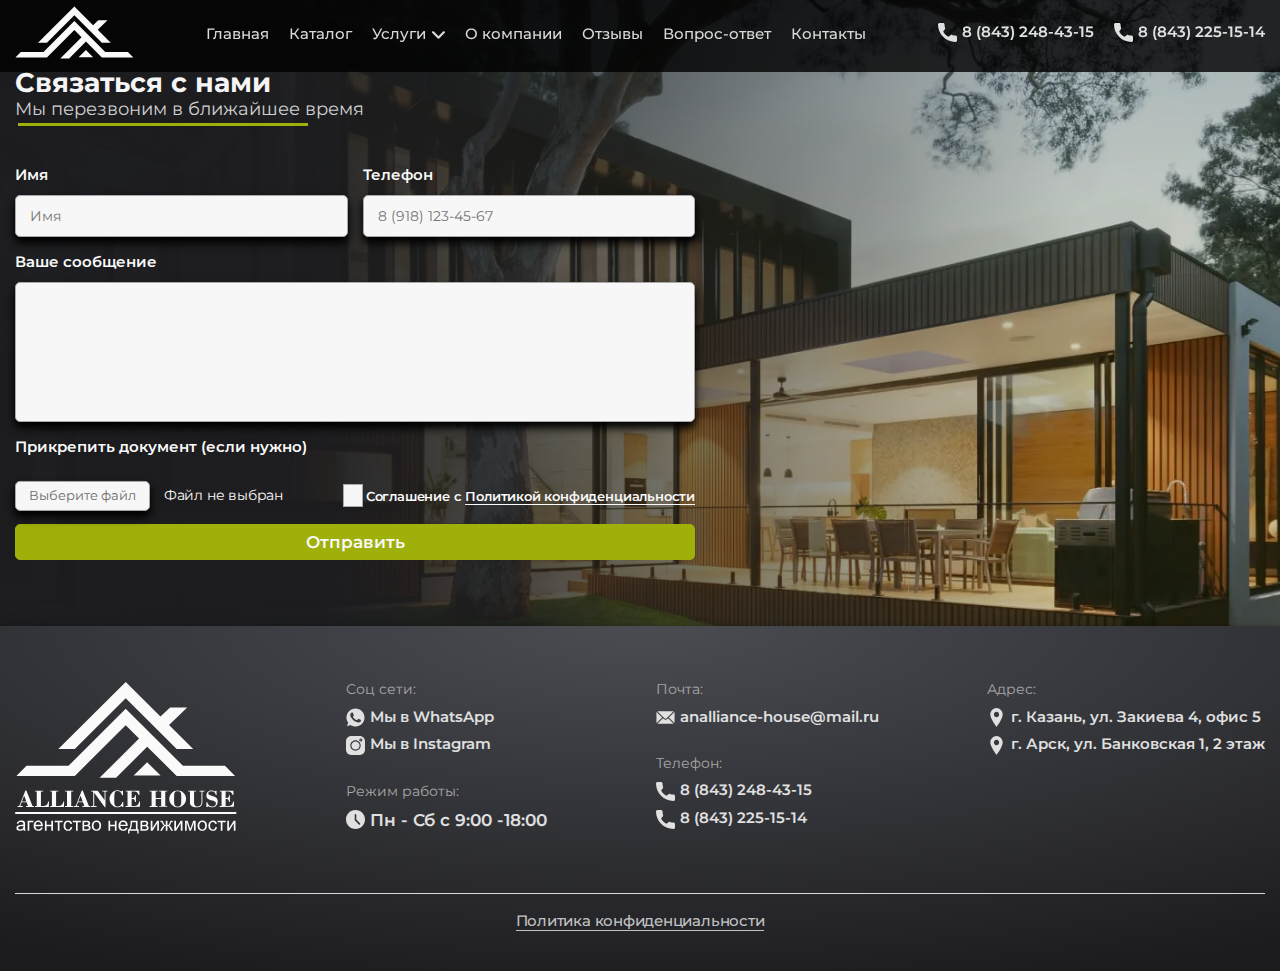
<file: catalog.html>
<!DOCTYPE html><html lang="ru"><head><meta charset="UTF-8"><meta http-equiv="X-UA-Compatible" content="IE=edge"><meta name="viewport" content="width=device-width,initial-scale=1"><meta name="keywords" content="купить дом, строительство домов, проекты домов, купить двухэтажный дом, оформить ипотеку для дома"><meta name="description" content="Агентство недвижимости Альянс Хаус, купля-продажа домов и земельных участков, строительство домов, содействие в одобрении ипотеки"><link rel="stylesheet" type="text/css" href="./css/style.min.css?_v=20230806205411"><link rel="icon" href="./img/favicons/favicon.svg" sizes="any" type="image/svg+xml"><title>Альянс Хаус</title></head><body class="body"><div class="wrapper"><!-- nav start --><nav class="nav"><div class="container"><div class="nav__inner flex--space-between--center"><a class="logo" href="./index.html"><svg class="logo-icon nav__logo-icon"><use xlink:href="img/svg-sprites/logo-icons.svg#logo"></use></svg></a><ul class="menu nav__menu-list flex--space-between--center"><li class="menu-item"><a class="menu-link" href="./index.html">Главная</a></li><li class="menu-item"><a class="menu-link" href="./catalog.html">Каталог</a></li><li class="menu-item nav__menu-services"><div class="nav__menu-dropdown flex--center" tabindex="0" style="outline: none"><p class="nav__menu-link--text">Услуги</p><svg class="nav__menu-link--icon"><use xlink:href="img/svg-sprites/interactive-icons.svg#arrow-dropdown"></use></svg></div><ul class="nav__menu-services--list card-base none flex--column"><li class="nav__menu-services--item"><a class="menu-link nav__menu-link nav__menu-services-link" href="#!">Строительство</a></li><li class="nav__menu-services--item"><a class="menu-link nav__menu-link nav__menu-services-link" href="#!">Продажа готовой недвижимости</a></li><li class="nav__menu-services--item"><a class="menu-link nav__menu-link nav__menu-services-link" href="#!">Содействие в одобрении ипотеки</a></li><li class="nav__menu-services--item"><a class="menu-link nav__menu-link nav__menu-services-link" href="#!">Дизайнерские работы</a></li><li class="nav__menu-services--item"><a class="menu-link nav__menu-link nav__menu-services-link" href="#!">Выполненные работы</a></li></ul></li><li class="menu-item"><a class="menu-link" href="./about.html">О компании</a></li><li class="menu-item"><a class="menu-link" href="./testimonials.html">Отзывы</a></li><li class="menu-item"><a class="menu-link" href="./questions.html">Вопрос-ответ</a></li><li class="menu-item"><a class="menu-link" href="./contacts.html">Контакты</a></li></ul><ul class="contact-list nav__contact-list flex--center"><li class="contact-item"><a class="contact-link nav__contact-link flex--center" href="tel:+78432484315"><svg class="contact-icon"><use xlink:href="img/svg-sprites/soc-icons.svg#phone"></use></svg><p class="contact-text">8 (843) 248-43-15</p></a></li><li class="contact-item"><a class="contact-link nav__contact-link flex--center" href="tel:+78432251514"><svg class="contact-icon"><use xlink:href="img/svg-sprites/soc-icons.svg#phone"></use></svg><p class="contact-text">8 (843) 225-15-14</p></a></li></ul><div class="burger nav__burger"><span></span></div></div></div></nav><!-- nav end --><main class="main"><!-- contact-us start --><section class="contact-us" id="contact-us"><div class="container"><div class="contact-us__inner"><div class="title-box"><h3 class="block-title">Связаться с нами</h3><p class="subtitle contact-us-subtitle">Мы перезвоним в ближайшее время</p></div><form class="form form__contact-us flex--column" action="#" enctype="multipart/form-data"><div class="form__list flex--center"><div class="form__item flex--column"><label class="form__label" for="formName">Имя</label> <input class="form__input form__required" id="formName" type="text" name="name" placeholder="Имя" required></div><div class="form__item flex--column"><label class="form__label" for="formPhone">Телефон</label> <input class="form__input form__input-tel form__required" id="formPhone" type="tel" name="phone" placeholder="8 (918) 123-45-67" required></div></div><div class="form__item flex--column"><label class="form__label" for="formTextarea">Ваше сообщение</label> <textarea class="form__input form__textarea form__required" name="message" id="formTextarea" cols="30" rows="10" required></textarea></div><div class="form__list flex--column"><div class="form__label">Прикрепить документ (если нужно)</div><div class="form__list flex--space-between--center"><div class="form__item-file--box"><div class="input__file-pseudobutton flex--center--center" tabindex="0">Выберите файл</div><input class="form__input-file" id="formFile" name="file" type="file" accept=".txt, .text, .log, .doc, .docx" multiple="multiple"> <label class="form__label-file" for="formFile">Файл не выбран</label></div><div class="form-item-checkbox"><input class="form__input-checkbox form__required" id="formCheckbox" type="checkbox" name="formPolicy" required> <label class="form__label form__label-checkbox" for="formCheckbox">Соглашение с <a class="policy-link form__policy-link" href="./policy.html">Политикой конфиденциальности</a></label></div></div></div><button class="button flex--center--center form__contact-us--button" formenctype="multipart/form-data" type="submit">Отправить</button></form></div></div></section><!-- contact-us end --></main><!-- footer start --><footer class="footer"><div class="container"><div class="footer__inner"><nav class="footer__menu footer__menu-desctop flex--space-between"><svg class="logo footer__logo-desctop"><use xlink:href="img/svg-sprites/logo-icons.svg#logo-name"></use></svg><div class="footer__contact flex--column"><article class="footer__contact-social"><h6 class="contact-supratitle">Соц сети:</h6><ul class="contact-list flex--column"><li class="contact-item"><a class="contact-link footer__contact-link flex--center" href="https://wa.me/+79046554522?text=%D0%97%D0%B4%D1%80%D0%B0%D0%B2%D1%81%D1%82%D0%B2%D1%83%D0%B9%D1%82%D0%B5%21%20%D0%9C%D0%B5%D0%BD%D1%8F%20%D0%B8%D0%BD%D1%82%D0%B5%D1%80%D0%B5%D1%81%D1%83%D0%B5%D1%82%20..."><svg class="contact-icon"><use xlink:href="img/svg-sprites/soc-icons.svg#wathsapp"></use></svg><p class="contact-text">Мы в WhatsApp</p></a></li><li class="contact-item"><a class="contact-link footer__contact-link flex--center" href="https://www.instagram.com/an_alliance_house/"><svg class="contact-icon"><use xlink:href="img/svg-sprites/soc-icons.svg#instagram"></use></svg><p class="contact-text">Мы в Instagram</p></a></li></ul></article><article class="footer__contact-working"><h6 class="contact-supratitle">Режим работы:</h6><ul class="contact-list flex--column"><li class="contact-item"><div class="contact-link--working flex--center"><svg class="contact-icon"><use xlink:href="img/svg-sprites/soc-icons.svg#clock"></use></svg><p class="contact-text">Пн - Сб с 9:00 -18:00</p></div></li></ul></article></div><div class="footer__contact flex--column"><article class="footer__contact-email"><h6 class="contact-supratitle">Почта:</h6><ul class="contact-list flex--column"><li class="contact-item"><a class="contact-link footer__contact-link flex--center" href="mailto:analliance-house@mail.ru"><svg class="contact-icon"><use xlink:href="img/svg-sprites/soc-icons.svg#email"></use></svg><p class="contact-text">analliance-house@mail.ru</p></a></li></ul></article><article class="footer__contact-phone"><h6 class="contact-supratitle">Телефон:</h6><ul class="contact-list flex--column"><li class="contact-item"><a class="contact-link footer__contact-link flex--center" href="tel:+78432484315"><svg class="contact-icon"><use xlink:href="img/svg-sprites/soc-icons.svg#phone"></use></svg><p class="contact-text">8 (843) 248-43-15</p></a></li><li class="contact-item"><a class="contact-link footer__contact-link flex--center" href="tel:+78432251514"><svg class="contact-icon"><use xlink:href="img/svg-sprites/soc-icons.svg#phone"></use></svg><p class="contact-text">8 (843) 225-15-14</p></a></li></ul></article></div><div class="footer__contact"><article class="footer__contact-address"><h6 class="contact-supratitle">Адрес:</h6><ul class="contact-list flex--column"><li class="contact-item"><a class="contact-link footer__contact-link flex--center" href="https://yandex.ru/maps/?um=constructor%3A7336e6238d2d4a2a652ada4c8de4228658c549a00203623488dabab6348fb0db&amp;source=constructorLink"><svg class="contact-icon"><use xlink:href="img/svg-sprites/soc-icons.svg#map"></use></svg><p class="contact-text">г. Казань, ул. Закиева 4, офис 5</p></a></li><li class="contact-item"><a class="contact-link footer__contact-link flex--center" href="https://yandex.ru/maps/?um=constructor%3A84429fc40326153a21b4247e981e483de0de5d441b1b1723a32a3283c6d32365&amp;source=constructorLink"><svg class="contact-icon"><use xlink:href="img/svg-sprites/soc-icons.svg#map"></use></svg><p class="contact-text">г. Арск, ул. Банковская 1, 2 этаж</p></a></li></ul></article></div></nav><nav class="footer__menu footer__menu-mobail flex--column"><div class="footer__top flex--space-between--center"><svg class="logo footer__logo-mobail"><use xlink:href="img/svg-sprites/logo-icons.svg#logo-name"></use></svg><div class="footer__contact footer__contact-mobail flex--column"><article class="footer__contact-phone"><h6 class="contact-supratitle none">Телефон:</h6><ul class="contact-list footer__contact-list flex--space-between--center"><li class="contact-item"><a class="contact-link footer__contact-link flex--center" href="tel:+78432484315"><svg class="contact-icon"><use xlink:href="img/svg-sprites/soc-icons.svg#phone"></use></svg><p class="contact-text">8 (843) 248-43-15</p></a></li><li class="contact-item"><a class="contact-link footer__contact-link flex--center" href="tel:+78432251514"><svg class="contact-icon"><use xlink:href="img/svg-sprites/soc-icons.svg#phone"></use></svg><p class="contact-text">8 (843) 225-15-14</p></a></li></ul></article><article class="footer__contact-social"><h6 class="contact-supratitle none">Соц сети:</h6><ul class="contact-list footer__contact-list flex--space-between"><li class="contact-item"><a class="contact-link footer__contact-link flex--center" href="https://wa.me/+79046554522?text=%D0%97%D0%B4%D1%80%D0%B0%D0%B2%D1%81%D1%82%D0%B2%D1%83%D0%B9%D1%82%D0%B5%21%20%D0%9C%D0%B5%D0%BD%D1%8F%20%D0%B8%D0%BD%D1%82%D0%B5%D1%80%D0%B5%D1%81%D1%83%D0%B5%D1%82%20..."><svg class="contact-icon"><use xlink:href="img/svg-sprites/soc-icons.svg#wathsapp"></use></svg><p class="contact-text">Мы в WhatsApp</p></a></li><li class="contact-item"><a class="contact-link footer__contact-link flex--center" href="https://www.instagram.com/an_alliance_house/"><svg class="contact-icon"><use xlink:href="img/svg-sprites/soc-icons.svg#instagram"></use></svg><p class="contact-text">Мы в Instagram</p></a></li></ul></article></div></div><div class="footer__contact footer__contact-mobail flex--column--center"><article class="contact-working"><h6 class="contact-supratitle none">Режим работы:</h6><ul class="contact-list"><li class="contact-item"><div class="contact-link--working flex--center"><svg class="contact-icon"><use xlink:href="img/svg-sprites/soc-icons.svg#clock"></use></svg><p class="contact-text">Пн - Сб с 9:00 -18:00</p></div></li></ul></article><article class="contact-email"><h6 class="contact-supratitle none">Почта:</h6><ul class="contact-list"><li class="contact-item"><a class="contact-link footer__contact-link flex--center" href="mailto:analliance-house@mail.ru"><svg class="contact-icon"><use xlink:href="img/svg-sprites/soc-icons.svg#email"></use></svg><p class="contact-text">analliance-house@mail.ru</p></a></li></ul></article><article class="contact-address"><h6 class="contact-supratitle none">Адрес:</h6><ul class="contact-list flex--column"><li class="contact-item"><a class="contact-link footer__contact-link flex--center" href="https://yandex.ru/maps/?um=constructor%3A7336e6238d2d4a2a652ada4c8de4228658c549a00203623488dabab6348fb0db&amp;source=constructorLink"><svg class="contact-icon"><use xlink:href="img/svg-sprites/soc-icons.svg#map"></use></svg><p class="contact-text">г. Казань, ул. Закиева 4, офис 5</p></a></li><li class="contact-item"><a class="contact-link footer__contact-link flex--center" href="https://yandex.ru/maps/?um=constructor%3A84429fc40326153a21b4247e981e483de0de5d441b1b1723a32a3283c6d32365&amp;source=constructorLink"><svg class="contact-icon"><use xlink:href="img/svg-sprites/soc-icons.svg#map"></use></svg><p class="contact-text">г. Арск, ул. Банковская 1, 2 этаж</p></a></li></ul></article></div></nav><div class="footer__policy"><a class="policy-link footer__policy-link" href="./policy.html">Политика конфиденциальности</a></div></div></div></footer><!-- footer end --></div><script src="./js/app.min.js?_v=20230806205411"></script></body></html>
</file>
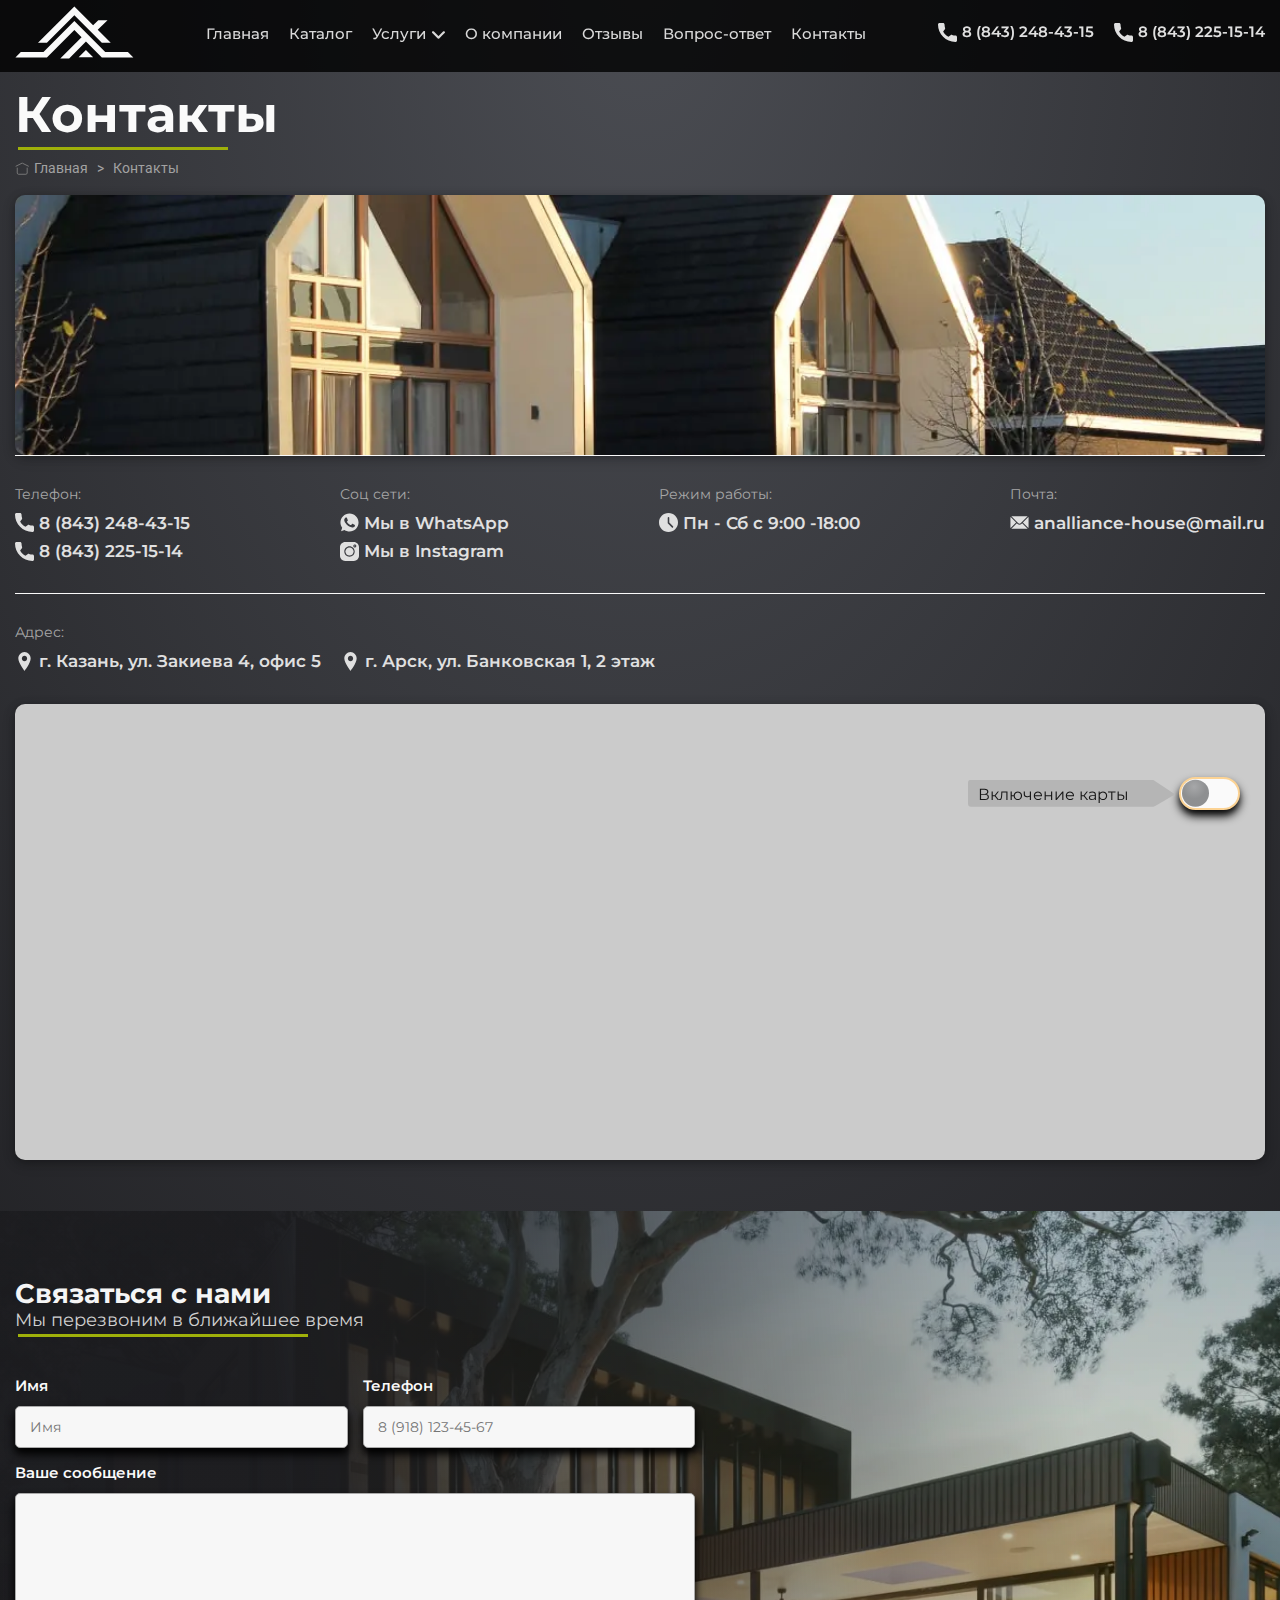
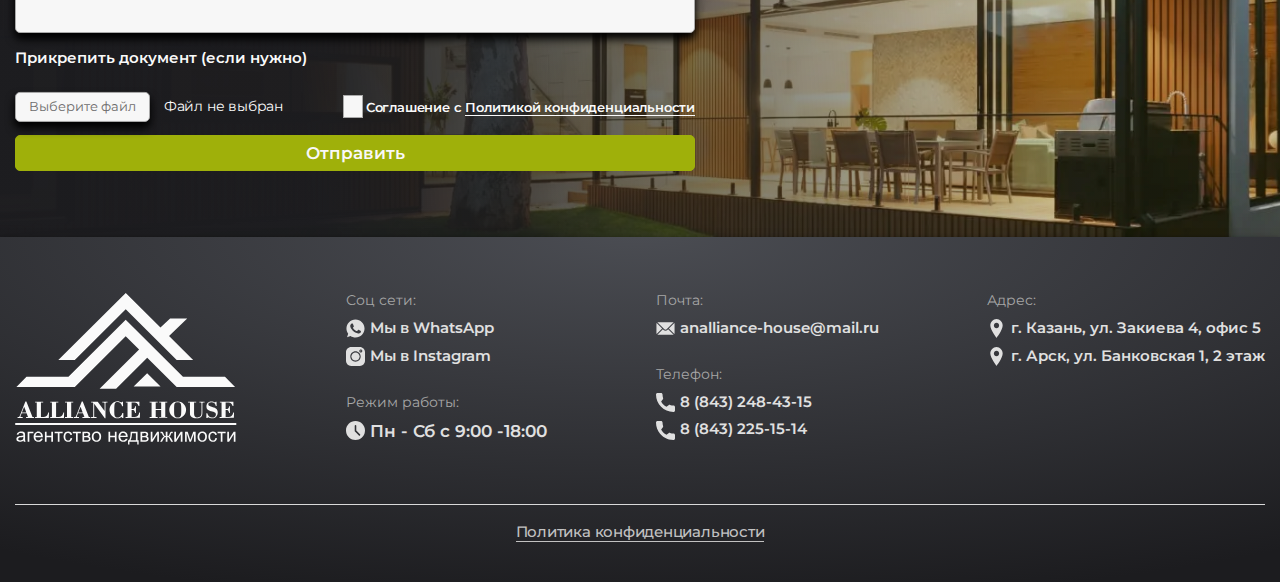
<file: contacts.html>
<!DOCTYPE html><html lang="ru"><head><meta charset="UTF-8"><meta http-equiv="X-UA-Compatible" content="IE=edge"><meta name="viewport" content="width=device-width,initial-scale=1"><meta name="keywords" content="купить дом, строительство домов, проекты домов, купить двухэтажный дом, оформить ипотеку для дома"><meta name="description" content="Агентство недвижимости Альянс Хаус, купля-продажа домов и земельных участков, строительство домов, содействие в одобрении ипотеки"><link rel="stylesheet" type="text/css" href="./css/style.min.css?_v=20230806205411"><link rel="icon" href="./img/favicons/favicon.svg" sizes="any" type="image/svg+xml"><title>Альянс Хаус</title></head><body class="body"><div class="wrapper"><!-- nav start --><nav class="nav"><div class="container"><div class="nav__inner flex--space-between--center"><a class="logo" href="./index.html"><svg class="logo-icon nav__logo-icon"><use xlink:href="img/svg-sprites/logo-icons.svg#logo"></use></svg></a><ul class="menu nav__menu-list flex--space-between--center"><li class="menu-item"><a class="menu-link" href="./index.html">Главная</a></li><li class="menu-item"><a class="menu-link" href="./catalog.html">Каталог</a></li><li class="menu-item nav__menu-services"><div class="nav__menu-dropdown flex--center" tabindex="0" style="outline: none"><p class="nav__menu-link--text">Услуги</p><svg class="nav__menu-link--icon"><use xlink:href="img/svg-sprites/interactive-icons.svg#arrow-dropdown"></use></svg></div><ul class="nav__menu-services--list card-base none flex--column"><li class="nav__menu-services--item"><a class="menu-link nav__menu-link nav__menu-services-link" href="#!">Строительство</a></li><li class="nav__menu-services--item"><a class="menu-link nav__menu-link nav__menu-services-link" href="#!">Продажа готовой недвижимости</a></li><li class="nav__menu-services--item"><a class="menu-link nav__menu-link nav__menu-services-link" href="#!">Содействие в одобрении ипотеки</a></li><li class="nav__menu-services--item"><a class="menu-link nav__menu-link nav__menu-services-link" href="#!">Дизайнерские работы</a></li><li class="nav__menu-services--item"><a class="menu-link nav__menu-link nav__menu-services-link" href="#!">Выполненные работы</a></li></ul></li><li class="menu-item"><a class="menu-link" href="./about.html">О компании</a></li><li class="menu-item"><a class="menu-link" href="./testimonials.html">Отзывы</a></li><li class="menu-item"><a class="menu-link" href="./questions.html">Вопрос-ответ</a></li><li class="menu-item"><a class="menu-link" href="./contacts.html">Контакты</a></li></ul><ul class="contact-list nav__contact-list flex--center"><li class="contact-item"><a class="contact-link nav__contact-link flex--center" href="tel:+78432484315"><svg class="contact-icon"><use xlink:href="img/svg-sprites/soc-icons.svg#phone"></use></svg><p class="contact-text">8 (843) 248-43-15</p></a></li><li class="contact-item"><a class="contact-link nav__contact-link flex--center" href="tel:+78432251514"><svg class="contact-icon"><use xlink:href="img/svg-sprites/soc-icons.svg#phone"></use></svg><p class="contact-text">8 (843) 225-15-14</p></a></li></ul><div class="burger nav__burger"><span></span></div></div></div></nav><!-- nav end --><main class="main"><section class="section contacts"><div class="container"><div class="contacts__inner"><h1 class="section-title">Контакты</h1><div class="breadcrumbs flex--center"><svg class="breadcrumbs-icon"><use xlink:href="img/svg-sprites/interactive-icons.svg#home" xmlns="http://www.w3.org/2000/svg" xmlns:xlink="http://www.w3.org/1999/xlink"></use></svg><p class="breadcrumbs-text">Главная &nbsp; > &nbsp; Контакты</p></div><div class="section-image contacts__section-image"></div><div class="contacts__menu flex--space-between"><article class="contact-phone"><h6 class="contact-supratitle">Телефон:</h6><ul class="contact-list flex--column"><li class="contact-item"><a class="contact-link flex--center" href="tel:+78432484315"><svg class="contact-icon"><use xlink:href="img/svg-sprites/soc-icons.svg#phone"></use></svg><p class="contact-text">8 (843) 248-43-15</p></a></li><li class="contact-item"><a class="contact-link flex--center" href="tel:+78432251514"><svg class="contact-icon"><use xlink:href="img/svg-sprites/soc-icons.svg#phone"></use></svg><p class="contact-text">8 (843) 225-15-14</p></a></li></ul></article><article class="contact-social"><h6 class="contact-supratitle">Соц сети:</h6><ul class="contact-list flex--column"><li class="contact-item"><a class="contact-link flex--center" href="https://wa.me/+79046554522?text=%D0%97%D0%B4%D1%80%D0%B0%D0%B2%D1%81%D1%82%D0%B2%D1%83%D0%B9%D1%82%D0%B5%21%20%D0%9C%D0%B5%D0%BD%D1%8F%20%D0%B8%D0%BD%D1%82%D0%B5%D1%80%D0%B5%D1%81%D1%83%D0%B5%D1%82%20..."><svg class="contact-icon"><use xlink:href="img/svg-sprites/soc-icons.svg#wathsapp"></use></svg><p class="contact-text">Мы в WhatsApp</p></a></li><li class="contact-item"><a class="contact-link flex--center" href="https://www.instagram.com/an_alliance_house/"><svg class="contact-icon"><use xlink:href="img/svg-sprites/soc-icons.svg#instagram"></use></svg><p class="contact-text">Мы в Instagram</p></a></li></ul></article><article class="contact-working"><h6 class="contact-supratitle">Режим работы:</h6><ul class="contact-list flex--column"><li class="contact-item"><div class="contact-link--working flex--center"><svg class="contact-icon"><use xlink:href="img/svg-sprites/soc-icons.svg#clock"></use></svg><p class="contact-text">Пн - Сб с 9:00 -18:00</p></div></li></ul></article><article class="contact-email"><h6 class="contact-supratitle">Почта:</h6><ul class="contact-list flex--column"><li class="contact-item"><a class="contact-link flex--center" href="mailto:analliance-house@mail.ru"><svg class="contact-icon"><use xlink:href="img/svg-sprites/soc-icons.svg#email"></use></svg><p class="contact-text">analliance-house@mail.ru</p></a></li></ul></article></div><div class="contacts__menu flex--space-between"><article class="contact-address"><h6 class="contact-supratitle">Адрес:</h6><ul class="contact-list flex--space-between--center"><li class="contact-item"><a class="contact-link flex--center" href="https://yandex.ru/maps/?um=constructor%3A7336e6238d2d4a2a652ada4c8de4228658c549a00203623488dabab6348fb0db&amp;source=constructorLink"><svg class="contact-icon"><use xlink:href="img/svg-sprites/soc-icons.svg#map"></use></svg><p class="contact-text">г. Казань, ул. Закиева 4, офис 5</p></a></li><li class="contact-item"><a class="contact-link flex--center" href="https://yandex.ru/maps/?um=constructor%3A84429fc40326153a21b4247e981e483de0de5d441b1b1723a32a3283c6d32365&amp;source=constructorLink"><svg class="contact-icon"><use xlink:href="img/svg-sprites/soc-icons.svg#map"></use></svg><p class="contact-text">г. Арск, ул. Банковская 1, 2 этаж</p></a></li></ul></article></div><div class="map-container" tabindex="0"><div class="map-swithcer--container"><div class="map-switcher--box"><div class="map-switcher"></div><span class="map-switcher--text flex--center">Включение карты</span></div></div><iframe class="map" src="https://yandex.ru/map-widget/v1/?um=constructor%3A7336e6238d2d4a2a652ada4c8de4228658c549a00203623488dabab6348fb0db&amp;source=constructor"></iframe></div></div></div></section><!-- contact-us start --><section class="contact-us" id="contact-us"><div class="container"><div class="contact-us__inner"><div class="title-box"><h3 class="block-title">Связаться с нами</h3><p class="subtitle contact-us-subtitle">Мы перезвоним в ближайшее время</p></div><form class="form form__contact-us flex--column" action="#" enctype="multipart/form-data"><div class="form__list flex--center"><div class="form__item flex--column"><label class="form__label" for="formName">Имя</label> <input class="form__input form__required" id="formName" type="text" name="name" placeholder="Имя" required></div><div class="form__item flex--column"><label class="form__label" for="formPhone">Телефон</label> <input class="form__input form__input-tel form__required" id="formPhone" type="tel" name="phone" placeholder="8 (918) 123-45-67" required></div></div><div class="form__item flex--column"><label class="form__label" for="formTextarea">Ваше сообщение</label> <textarea class="form__input form__textarea form__required" name="message" id="formTextarea" cols="30" rows="10" required></textarea></div><div class="form__list flex--column"><div class="form__label">Прикрепить документ (если нужно)</div><div class="form__list flex--space-between--center"><div class="form__item-file--box"><div class="input__file-pseudobutton flex--center--center" tabindex="0">Выберите файл</div><input class="form__input-file" id="formFile" name="file" type="file" accept=".txt, .text, .log, .doc, .docx" multiple="multiple"> <label class="form__label-file" for="formFile">Файл не выбран</label></div><div class="form-item-checkbox"><input class="form__input-checkbox form__required" id="formCheckbox" type="checkbox" name="formPolicy" required> <label class="form__label form__label-checkbox" for="formCheckbox">Соглашение с <a class="policy-link form__policy-link" href="./policy.html">Политикой конфиденциальности</a></label></div></div></div><button class="button flex--center--center form__contact-us--button" formenctype="multipart/form-data" type="submit">Отправить</button></form></div></div></section><!-- contact-us end --></main><!-- footer start --><footer class="footer"><div class="container"><div class="footer__inner"><nav class="footer__menu footer__menu-desctop flex--space-between"><svg class="logo footer__logo-desctop"><use xlink:href="img/svg-sprites/logo-icons.svg#logo-name"></use></svg><div class="footer__contact flex--column"><article class="footer__contact-social"><h6 class="contact-supratitle">Соц сети:</h6><ul class="contact-list flex--column"><li class="contact-item"><a class="contact-link footer__contact-link flex--center" href="https://wa.me/+79046554522?text=%D0%97%D0%B4%D1%80%D0%B0%D0%B2%D1%81%D1%82%D0%B2%D1%83%D0%B9%D1%82%D0%B5%21%20%D0%9C%D0%B5%D0%BD%D1%8F%20%D0%B8%D0%BD%D1%82%D0%B5%D1%80%D0%B5%D1%81%D1%83%D0%B5%D1%82%20..."><svg class="contact-icon"><use xlink:href="img/svg-sprites/soc-icons.svg#wathsapp"></use></svg><p class="contact-text">Мы в WhatsApp</p></a></li><li class="contact-item"><a class="contact-link footer__contact-link flex--center" href="https://www.instagram.com/an_alliance_house/"><svg class="contact-icon"><use xlink:href="img/svg-sprites/soc-icons.svg#instagram"></use></svg><p class="contact-text">Мы в Instagram</p></a></li></ul></article><article class="footer__contact-working"><h6 class="contact-supratitle">Режим работы:</h6><ul class="contact-list flex--column"><li class="contact-item"><div class="contact-link--working flex--center"><svg class="contact-icon"><use xlink:href="img/svg-sprites/soc-icons.svg#clock"></use></svg><p class="contact-text">Пн - Сб с 9:00 -18:00</p></div></li></ul></article></div><div class="footer__contact flex--column"><article class="footer__contact-email"><h6 class="contact-supratitle">Почта:</h6><ul class="contact-list flex--column"><li class="contact-item"><a class="contact-link footer__contact-link flex--center" href="mailto:analliance-house@mail.ru"><svg class="contact-icon"><use xlink:href="img/svg-sprites/soc-icons.svg#email"></use></svg><p class="contact-text">analliance-house@mail.ru</p></a></li></ul></article><article class="footer__contact-phone"><h6 class="contact-supratitle">Телефон:</h6><ul class="contact-list flex--column"><li class="contact-item"><a class="contact-link footer__contact-link flex--center" href="tel:+78432484315"><svg class="contact-icon"><use xlink:href="img/svg-sprites/soc-icons.svg#phone"></use></svg><p class="contact-text">8 (843) 248-43-15</p></a></li><li class="contact-item"><a class="contact-link footer__contact-link flex--center" href="tel:+78432251514"><svg class="contact-icon"><use xlink:href="img/svg-sprites/soc-icons.svg#phone"></use></svg><p class="contact-text">8 (843) 225-15-14</p></a></li></ul></article></div><div class="footer__contact"><article class="footer__contact-address"><h6 class="contact-supratitle">Адрес:</h6><ul class="contact-list flex--column"><li class="contact-item"><a class="contact-link footer__contact-link flex--center" href="https://yandex.ru/maps/?um=constructor%3A7336e6238d2d4a2a652ada4c8de4228658c549a00203623488dabab6348fb0db&amp;source=constructorLink"><svg class="contact-icon"><use xlink:href="img/svg-sprites/soc-icons.svg#map"></use></svg><p class="contact-text">г. Казань, ул. Закиева 4, офис 5</p></a></li><li class="contact-item"><a class="contact-link footer__contact-link flex--center" href="https://yandex.ru/maps/?um=constructor%3A84429fc40326153a21b4247e981e483de0de5d441b1b1723a32a3283c6d32365&amp;source=constructorLink"><svg class="contact-icon"><use xlink:href="img/svg-sprites/soc-icons.svg#map"></use></svg><p class="contact-text">г. Арск, ул. Банковская 1, 2 этаж</p></a></li></ul></article></div></nav><nav class="footer__menu footer__menu-mobail flex--column"><div class="footer__top flex--space-between--center"><svg class="logo footer__logo-mobail"><use xlink:href="img/svg-sprites/logo-icons.svg#logo-name"></use></svg><div class="footer__contact footer__contact-mobail flex--column"><article class="footer__contact-phone"><h6 class="contact-supratitle none">Телефон:</h6><ul class="contact-list footer__contact-list flex--space-between--center"><li class="contact-item"><a class="contact-link footer__contact-link flex--center" href="tel:+78432484315"><svg class="contact-icon"><use xlink:href="img/svg-sprites/soc-icons.svg#phone"></use></svg><p class="contact-text">8 (843) 248-43-15</p></a></li><li class="contact-item"><a class="contact-link footer__contact-link flex--center" href="tel:+78432251514"><svg class="contact-icon"><use xlink:href="img/svg-sprites/soc-icons.svg#phone"></use></svg><p class="contact-text">8 (843) 225-15-14</p></a></li></ul></article><article class="footer__contact-social"><h6 class="contact-supratitle none">Соц сети:</h6><ul class="contact-list footer__contact-list flex--space-between"><li class="contact-item"><a class="contact-link footer__contact-link flex--center" href="https://wa.me/+79046554522?text=%D0%97%D0%B4%D1%80%D0%B0%D0%B2%D1%81%D1%82%D0%B2%D1%83%D0%B9%D1%82%D0%B5%21%20%D0%9C%D0%B5%D0%BD%D1%8F%20%D0%B8%D0%BD%D1%82%D0%B5%D1%80%D0%B5%D1%81%D1%83%D0%B5%D1%82%20..."><svg class="contact-icon"><use xlink:href="img/svg-sprites/soc-icons.svg#wathsapp"></use></svg><p class="contact-text">Мы в WhatsApp</p></a></li><li class="contact-item"><a class="contact-link footer__contact-link flex--center" href="https://www.instagram.com/an_alliance_house/"><svg class="contact-icon"><use xlink:href="img/svg-sprites/soc-icons.svg#instagram"></use></svg><p class="contact-text">Мы в Instagram</p></a></li></ul></article></div></div><div class="footer__contact footer__contact-mobail flex--column--center"><article class="contact-working"><h6 class="contact-supratitle none">Режим работы:</h6><ul class="contact-list"><li class="contact-item"><div class="contact-link--working flex--center"><svg class="contact-icon"><use xlink:href="img/svg-sprites/soc-icons.svg#clock"></use></svg><p class="contact-text">Пн - Сб с 9:00 -18:00</p></div></li></ul></article><article class="contact-email"><h6 class="contact-supratitle none">Почта:</h6><ul class="contact-list"><li class="contact-item"><a class="contact-link footer__contact-link flex--center" href="mailto:analliance-house@mail.ru"><svg class="contact-icon"><use xlink:href="img/svg-sprites/soc-icons.svg#email"></use></svg><p class="contact-text">analliance-house@mail.ru</p></a></li></ul></article><article class="contact-address"><h6 class="contact-supratitle none">Адрес:</h6><ul class="contact-list flex--column"><li class="contact-item"><a class="contact-link footer__contact-link flex--center" href="https://yandex.ru/maps/?um=constructor%3A7336e6238d2d4a2a652ada4c8de4228658c549a00203623488dabab6348fb0db&amp;source=constructorLink"><svg class="contact-icon"><use xlink:href="img/svg-sprites/soc-icons.svg#map"></use></svg><p class="contact-text">г. Казань, ул. Закиева 4, офис 5</p></a></li><li class="contact-item"><a class="contact-link footer__contact-link flex--center" href="https://yandex.ru/maps/?um=constructor%3A84429fc40326153a21b4247e981e483de0de5d441b1b1723a32a3283c6d32365&amp;source=constructorLink"><svg class="contact-icon"><use xlink:href="img/svg-sprites/soc-icons.svg#map"></use></svg><p class="contact-text">г. Арск, ул. Банковская 1, 2 этаж</p></a></li></ul></article></div></nav><div class="footer__policy"><a class="policy-link footer__policy-link" href="./policy.html">Политика конфиденциальности</a></div></div></div></footer><!-- footer end --></div><script src="./js/app.min.js?_v=20230806205411"></script></body></html>
</file>
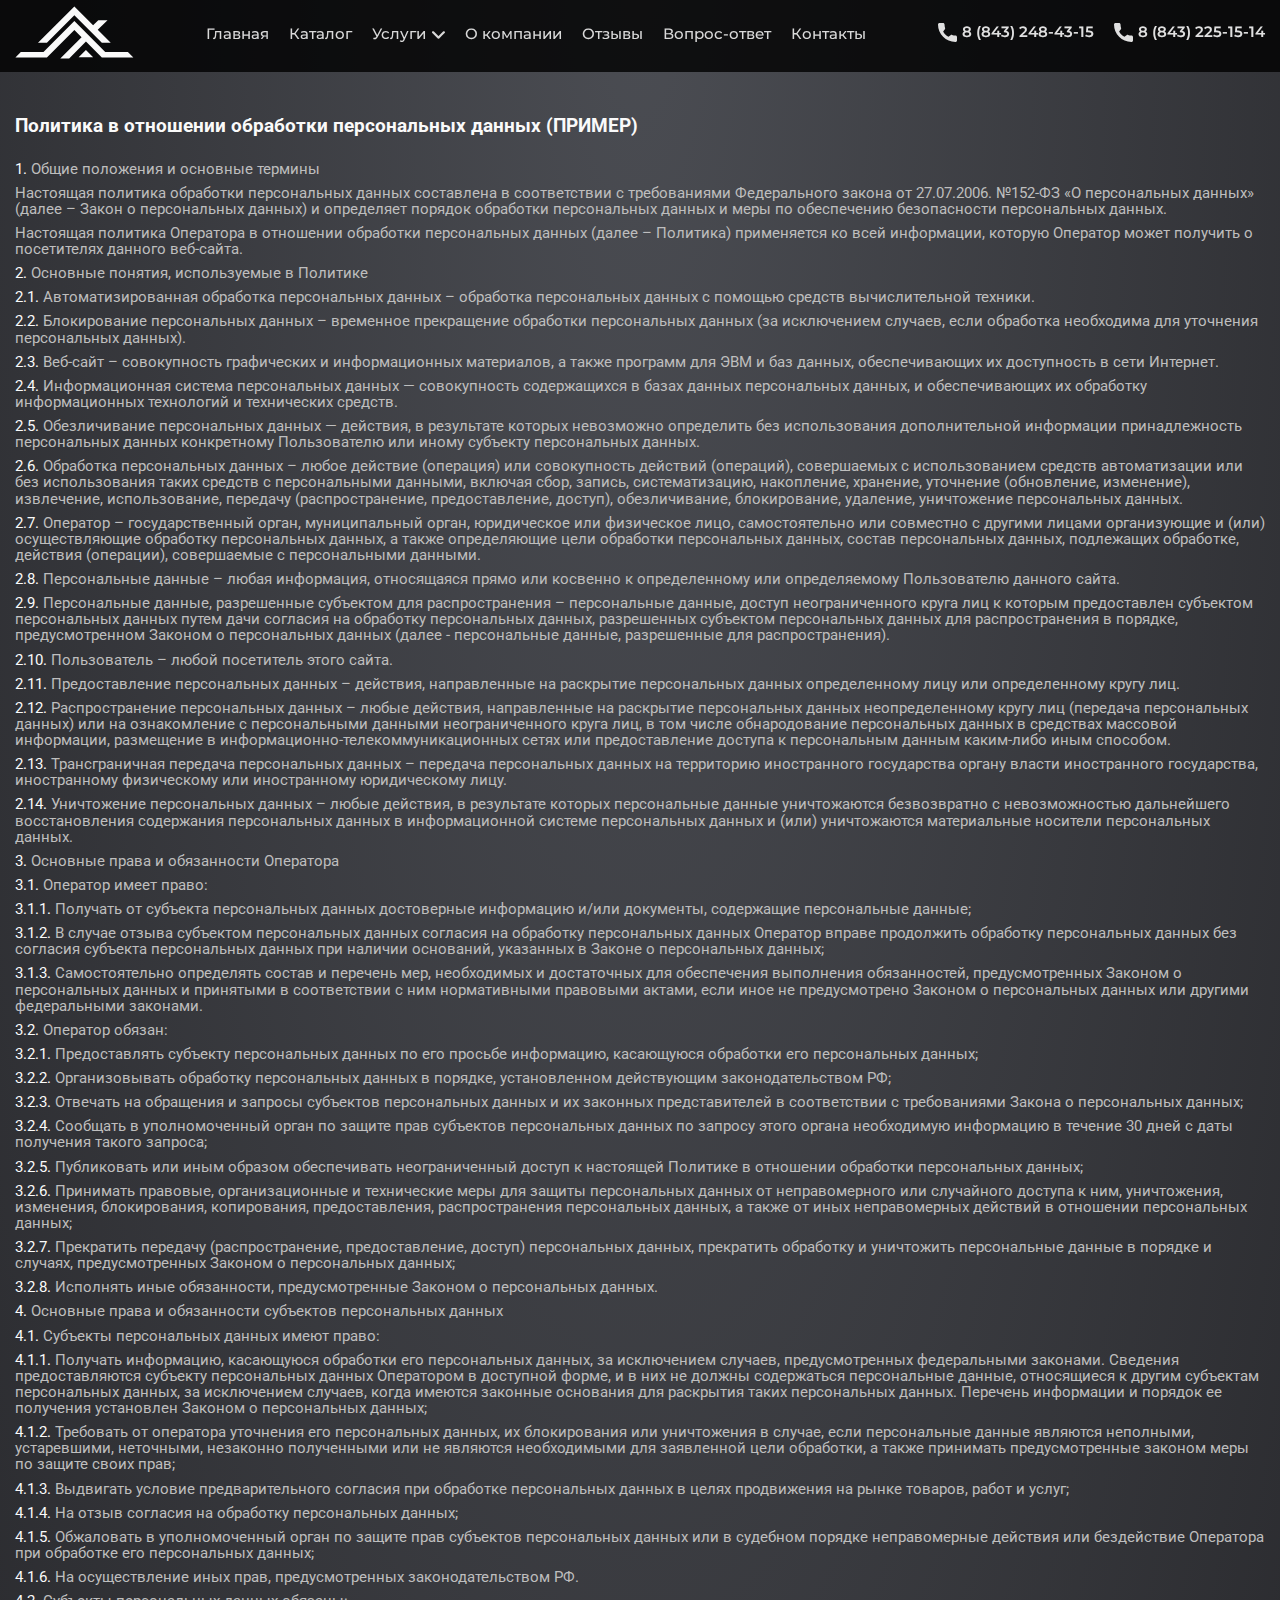
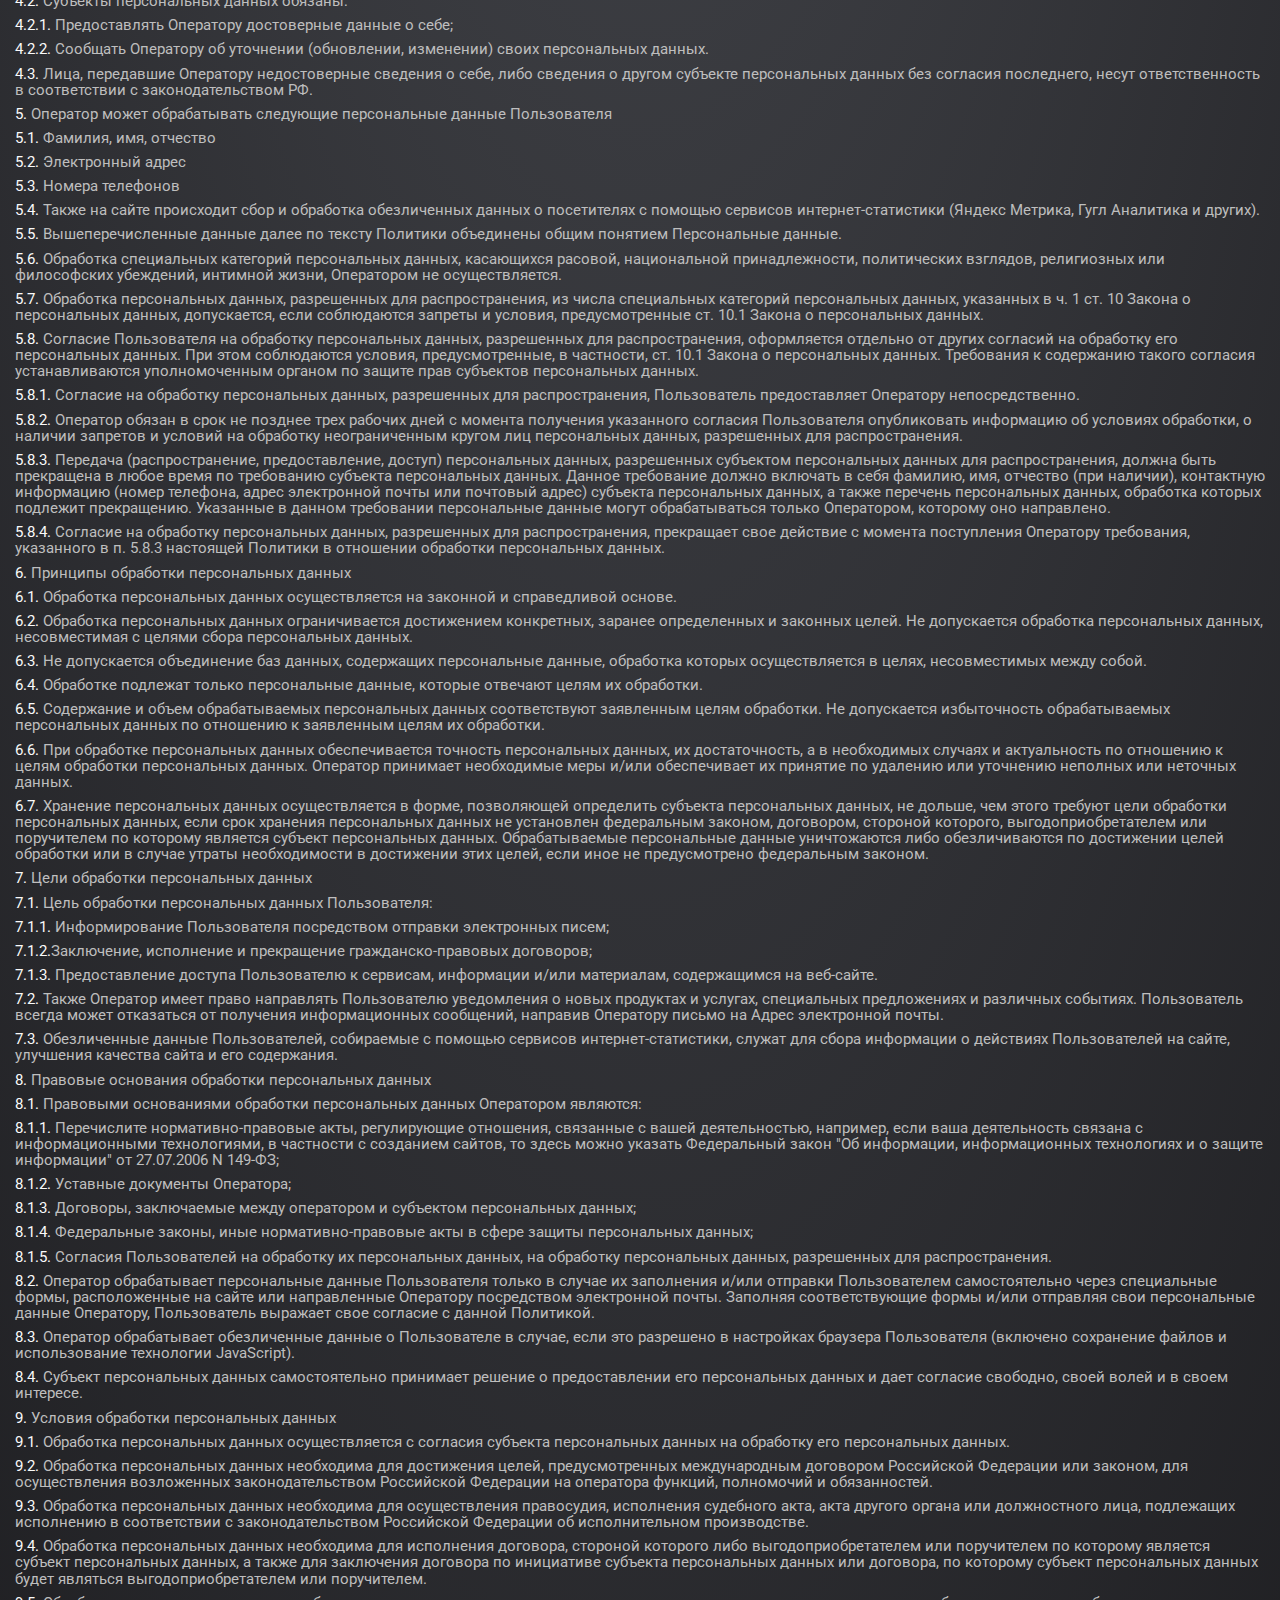
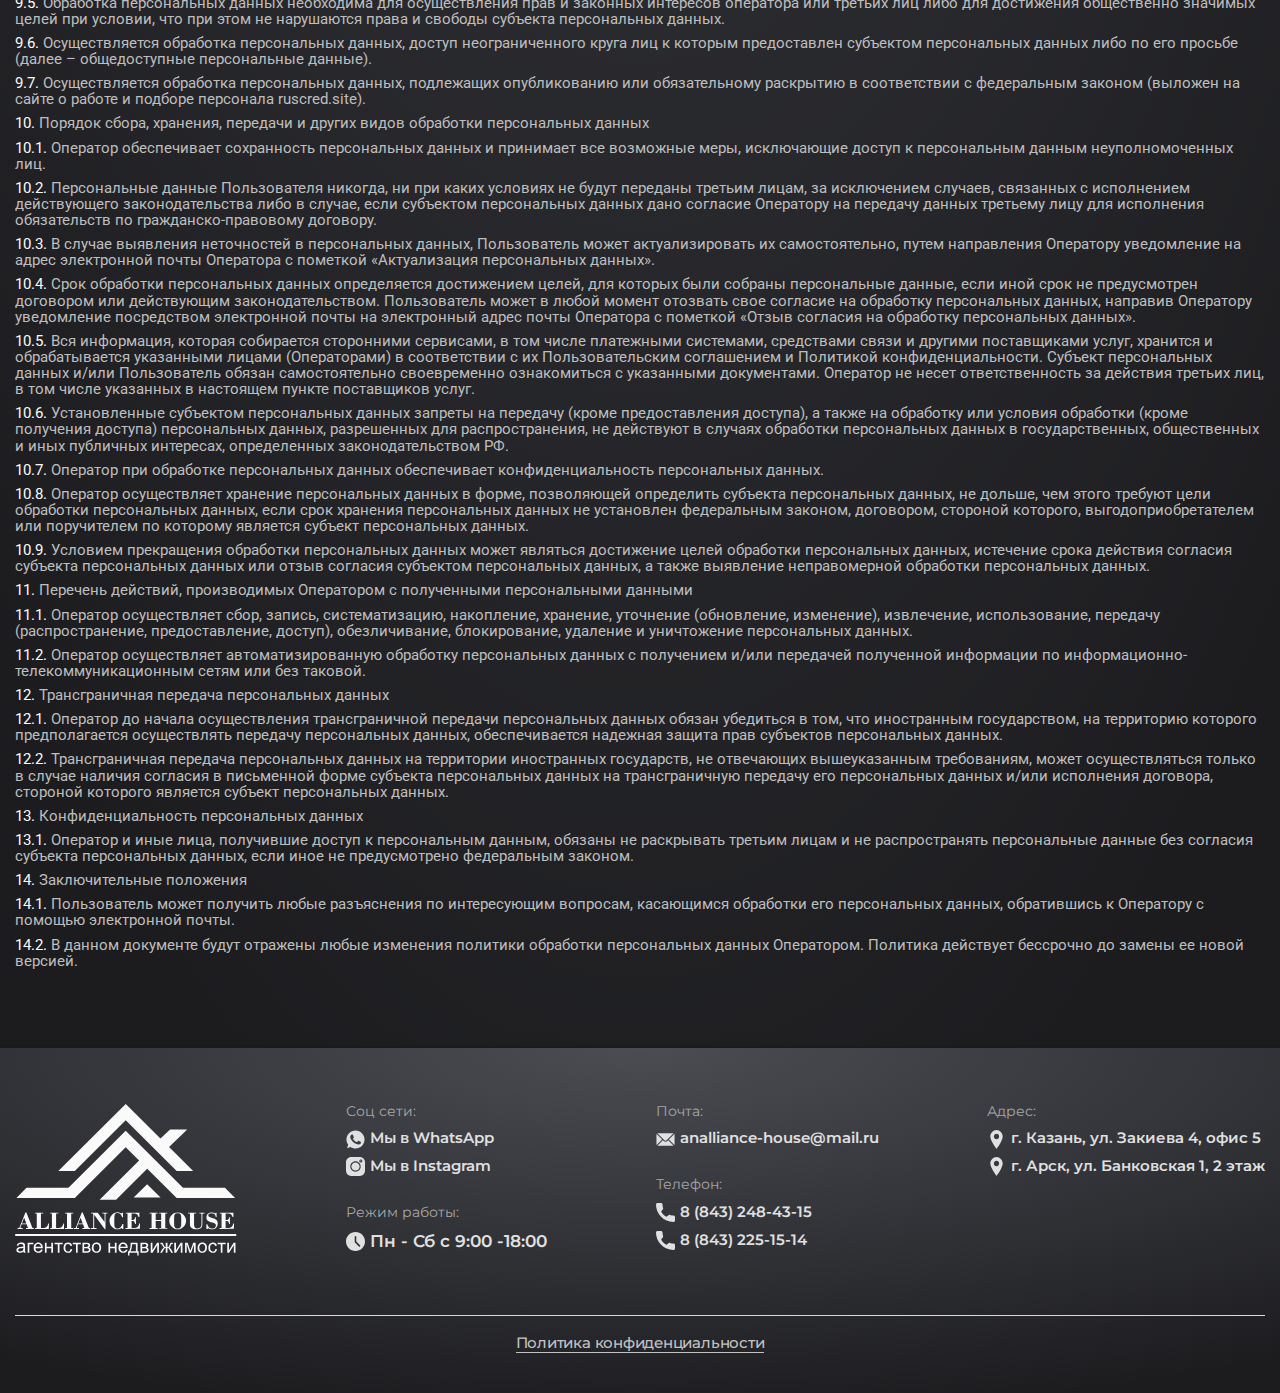
<file: policy.html>
<!DOCTYPE html><html lang="ru"><head><meta charset="UTF-8"><meta http-equiv="X-UA-Compatible" content="IE=edge"><meta name="viewport" content="width=device-width,initial-scale=1"><meta name="keywords" content="купить дом, строительство домов, проекты домов, купить двухэтажный дом, оформить ипотеку для дома"><meta name="description" content="Агентство недвижимости Альянс Хаус, купля-продажа домов и земельных участков, строительство домов, содействие в одобрении ипотеки"><link rel="stylesheet" type="text/css" href="./css/style.min.css?_v=20230806205411"><link rel="icon" href="./img/favicons/favicon.svg" sizes="any" type="image/svg+xml"><title>Альянс Хаус</title></head><body class="body"><div class="wrapper"><!-- nav start --><nav class="nav"><div class="container"><div class="nav__inner flex--space-between--center"><a class="logo" href="./index.html"><svg class="logo-icon nav__logo-icon"><use xlink:href="img/svg-sprites/logo-icons.svg#logo"></use></svg></a><ul class="menu nav__menu-list flex--space-between--center"><li class="menu-item"><a class="menu-link" href="./index.html">Главная</a></li><li class="menu-item"><a class="menu-link" href="./catalog.html">Каталог</a></li><li class="menu-item nav__menu-services"><div class="nav__menu-dropdown flex--center" tabindex="0" style="outline: none"><p class="nav__menu-link--text">Услуги</p><svg class="nav__menu-link--icon"><use xlink:href="img/svg-sprites/interactive-icons.svg#arrow-dropdown"></use></svg></div><ul class="nav__menu-services--list card-base none flex--column"><li class="nav__menu-services--item"><a class="menu-link nav__menu-link nav__menu-services-link" href="#!">Строительство</a></li><li class="nav__menu-services--item"><a class="menu-link nav__menu-link nav__menu-services-link" href="#!">Продажа готовой недвижимости</a></li><li class="nav__menu-services--item"><a class="menu-link nav__menu-link nav__menu-services-link" href="#!">Содействие в одобрении ипотеки</a></li><li class="nav__menu-services--item"><a class="menu-link nav__menu-link nav__menu-services-link" href="#!">Дизайнерские работы</a></li><li class="nav__menu-services--item"><a class="menu-link nav__menu-link nav__menu-services-link" href="#!">Выполненные работы</a></li></ul></li><li class="menu-item"><a class="menu-link" href="./about.html">О компании</a></li><li class="menu-item"><a class="menu-link" href="./testimonials.html">Отзывы</a></li><li class="menu-item"><a class="menu-link" href="./questions.html">Вопрос-ответ</a></li><li class="menu-item"><a class="menu-link" href="./contacts.html">Контакты</a></li></ul><ul class="contact-list nav__contact-list flex--center"><li class="contact-item"><a class="contact-link nav__contact-link flex--center" href="tel:+78432484315"><svg class="contact-icon"><use xlink:href="img/svg-sprites/soc-icons.svg#phone"></use></svg><p class="contact-text">8 (843) 248-43-15</p></a></li><li class="contact-item"><a class="contact-link nav__contact-link flex--center" href="tel:+78432251514"><svg class="contact-icon"><use xlink:href="img/svg-sprites/soc-icons.svg#phone"></use></svg><p class="contact-text">8 (843) 225-15-14</p></a></li></ul><div class="burger nav__burger"><span></span></div></div></div></nav><!-- nav end --><main class="main"><!-- policy start --><section class="policy"><div class="container"><div class="policy__inner"><h3 class="policy__title">Политика в отношении обработки персональных данных (ПРИМЕР)</h3><p class="policy__text"><span>1.</span> Общие положения и основные термины</p><p class="policy__text">Настоящая политика обработки персональных данных составлена в соответствии с требованиями Федерального закона от 27.07.2006. №152-ФЗ «О персональных данных» (далее – Закон о персональных данных) и определяет порядок обработки персональных данных и меры по обеспечению безопасности персональных данных.</p><p class="policy__text">Настоящая политика Оператора в отношении обработки персональных данных (далее – Политика) применяется ко всей информации, которую Оператор может получить о посетителях данного веб-сайта.</p><p class="policy__text"><span>2.</span> Основные понятия, используемые в Политике</p><p class="policy__text"><span>2.1.</span> Автоматизированная обработка персональных данных – обработка персональных данных с помощью средств вычислительной техники.</p><p class="policy__text"><span>2.2.</span> Блокирование персональных данных – временное прекращение обработки персональных данных (за исключением случаев, если обработка необходима для уточнения персональных данных).</p><p class="policy__text"><span>2.3.</span> Веб-сайт – совокупность графических и информационных материалов, а также программ для ЭВМ и баз данных, обеспечивающих их доступность в сети Интернет.</p><p class="policy__text"><span>2.4.</span> Информационная система персональных данных — совокупность содержащихся в базах данных персональных данных, и обеспечивающих их обработку информационных технологий и технических средств.</p><p class="policy__text"><span>2.5.</span> Обезличивание персональных данных — действия, в результате которых невозможно определить без использования дополнительной информации принадлежность персональных данных конкретному Пользователю или иному субъекту персональных данных.</p><p class="policy__text"><span>2.6.</span> Обработка персональных данных – любое действие (операция) или совокупность действий (операций), совершаемых с использованием средств автоматизации или без использования таких средств с персональными данными, включая сбор, запись, систематизацию, накопление, хранение, уточнение (обновление, изменение), извлечение, использование, передачу (распространение, предоставление, доступ), обезличивание, блокирование, удаление, уничтожение персональных данных.</p><p class="policy__text"><span>2.7.</span> Оператор – государственный орган, муниципальный орган, юридическое или физическое лицо, самостоятельно или совместно с другими лицами организующие и (или) осуществляющие обработку персональных данных, а также определяющие цели обработки персональных данных, состав персональных данных, подлежащих обработке, действия (операции), совершаемые с персональными данными.</p><p class="policy__text"><span>2.8.</span> Персональные данные – любая информация, относящаяся прямо или косвенно к определенному или определяемому Пользователю данного сайта.</p><p class="policy__text"><span>2.9.</span> Персональные данные, разрешенные субъектом для распространения – персональные данные, доступ неограниченного круга лиц к которым предоставлен субъектом персональных данных путем дачи согласия на обработку персональных данных, разрешенных субъектом персональных данных для распространения в порядке, предусмотренном Законом о персональных данных (далее - персональные данные, разрешенные для распространения).</p><p class="policy__text"><span>2.10.</span> Пользователь – любой посетитель этого сайта.</p><p class="policy__text"><span>2.11.</span> Предоставление персональных данных – действия, направленные на раскрытие персональных данных определенному лицу или определенному кругу лиц.</p><p class="policy__text"><span>2.12.</span> Распространение персональных данных – любые действия, направленные на раскрытие персональных данных неопределенному кругу лиц (передача персональных данных) или на ознакомление с персональными данными неограниченного круга лиц, в том числе обнародование персональных данных в средствах массовой информации, размещение в информационно-телекоммуникационных сетях или предоставление доступа к персональным данным каким-либо иным способом.</p><p class="policy__text"><span>2.13.</span> Трансграничная передача персональных данных – передача персональных данных на территорию иностранного государства органу власти иностранного государства, иностранному физическому или иностранному юридическому лицу.</p><p class="policy__text"><span>2.14.</span> Уничтожение персональных данных – любые действия, в результате которых персональные данные уничтожаются безвозвратно с невозможностью дальнейшего восстановления содержания персональных данных в информационной системе персональных данных и (или) уничтожаются материальные носители персональных данных.</p><p class="policy__text"><span>3.</span> Основные права и обязанности Оператора</p><p class="policy__text"><span>3.1.</span> Оператор имеет право:</p><p class="policy__text"><span>3.1.1.</span> Получать от субъекта персональных данных достоверные информацию и/или документы, содержащие персональные данные;</p><p class="policy__text"><span>3.1.2.</span> В случае отзыва субъектом персональных данных согласия на обработку персональных данных Оператор вправе продолжить обработку персональных данных без согласия субъекта персональных данных при наличии оснований, указанных в Законе о персональных данных;</p><p class="policy__text"><span>3.1.3.</span> Самостоятельно определять состав и перечень мер, необходимых и достаточных для обеспечения выполнения обязанностей, предусмотренных Законом о персональных данных и принятыми в соответствии с ним нормативными правовыми актами, если иное не предусмотрено Законом о персональных данных или другими федеральными законами.</p><p class="policy__text"><span>3.2.</span> Оператор обязан:</p><p class="policy__text"><span>3.2.1.</span> Предоставлять субъекту персональных данных по его просьбе информацию, касающуюся обработки его персональных данных;</p><p class="policy__text"><span>3.2.2.</span> Организовывать обработку персональных данных в порядке, установленном действующим законодательством РФ;</p><p class="policy__text"><span>3.2.3.</span> Отвечать на обращения и запросы субъектов персональных данных и их законных представителей в соответствии с требованиями Закона о персональных данных;</p><p class="policy__text"><span>3.2.4.</span> Сообщать в уполномоченный орган по защите прав субъектов персональных данных по запросу этого органа необходимую информацию в течение 30 дней с даты получения такого запроса;</p><p class="policy__text"><span>3.2.5.</span> Публиковать или иным образом обеспечивать неограниченный доступ к настоящей Политике в отношении обработки персональных данных;</p><p class="policy__text"><span>3.2.6.</span> Принимать правовые, организационные и технические меры для защиты персональных данных от неправомерного или случайного доступа к ним, уничтожения, изменения, блокирования, копирования, предоставления, распространения персональных данных, а также от иных неправомерных действий в отношении персональных данных;</p><p class="policy__text"><span>3.2.7.</span> Прекратить передачу (распространение, предоставление, доступ) персональных данных, прекратить обработку и уничтожить персональные данные в порядке и случаях, предусмотренных Законом о персональных данных;</p><p class="policy__text"><span>3.2.8.</span> Исполнять иные обязанности, предусмотренные Законом о персональных данных.</p><p class="policy__text"><span>4.</span> Основные права и обязанности субъектов персональных данных</p><p class="policy__text"><span>4.1.</span> Субъекты персональных данных имеют право:</p><p class="policy__text"><span>4.1.1.</span> Получать информацию, касающуюся обработки его персональных данных, за исключением случаев, предусмотренных федеральными законами. Сведения предоставляются субъекту персональных данных Оператором в доступной форме, и в них не должны содержаться персональные данные, относящиеся к другим субъектам персональных данных, за исключением случаев, когда имеются законные основания для раскрытия таких персональных данных. Перечень информации и порядок ее получения установлен Законом о персональных данных;</p><p class="policy__text"><span>4.1.2.</span> Требовать от оператора уточнения его персональных данных, их блокирования или уничтожения в случае, если персональные данные являются неполными, устаревшими, неточными, незаконно полученными или не являются необходимыми для заявленной цели обработки, а также принимать предусмотренные законом меры по защите своих прав;</p><p class="policy__text"><span>4.1.3.</span> Выдвигать условие предварительного согласия при обработке персональных данных в целях продвижения на рынке товаров, работ и услуг;</p><p class="policy__text"><span>4.1.4.</span> На отзыв согласия на обработку персональных данных;</p><p class="policy__text"><span>4.1.5.</span> Обжаловать в уполномоченный орган по защите прав субъектов персональных данных или в судебном порядке неправомерные действия или бездействие Оператора при обработке его персональных данных;</p><p class="policy__text"><span>4.1.6.</span> На осуществление иных прав, предусмотренных законодательством РФ.</p><p class="policy__text"><span>4.2.</span> Субъекты персональных данных обязаны:</p><p class="policy__text"><span>4.2.1.</span> Предоставлять Оператору достоверные данные о себе;</p><p class="policy__text"><span>4.2.2.</span> Сообщать Оператору об уточнении (обновлении, изменении) своих персональных данных.</p><p class="policy__text"><span>4.3.</span> Лица, передавшие Оператору недостоверные сведения о себе, либо сведения о другом субъекте персональных данных без согласия последнего, несут ответственность в соответствии с законодательством РФ.</p><p class="policy__text"><span>5.</span> Оператор может обрабатывать следующие персональные данные Пользователя</p><p class="policy__text"><span>5.1.</span> Фамилия, имя, отчество</p><p class="policy__text"><span>5.2.</span> Электронный адрес</p><p class="policy__text"><span>5.3.</span> Номера телефонов</p><p class="policy__text"><span>5.4.</span> Также на сайте происходит сбор и обработка обезличенных данных о посетителях с помощью сервисов интернет-статистики (Яндекс Метрика, Гугл Аналитика и других).</p><p class="policy__text"><span>5.5.</span> Вышеперечисленные данные далее по тексту Политики объединены общим понятием Персональные данные.</p><p class="policy__text"><span>5.6.</span> Обработка специальных категорий персональных данных, касающихся расовой, национальной принадлежности, политических взглядов, религиозных или философских убеждений, интимной жизни, Оператором не осуществляется.</p><p class="policy__text"><span>5.7.</span> Обработка персональных данных, разрешенных для распространения, из числа специальных категорий персональных данных, указанных в ч. 1 ст. 10 Закона о персональных данных, допускается, если соблюдаются запреты и условия, предусмотренные ст. 10.1 Закона о персональных данных.</p><p class="policy__text"><span>5.8.</span> Согласие Пользователя на обработку персональных данных, разрешенных для распространения, оформляется отдельно от других согласий на обработку его персональных данных. При этом соблюдаются условия, предусмотренные, в частности, ст. 10.1 Закона о персональных данных. Требования к содержанию такого согласия устанавливаются уполномоченным органом по защите прав субъектов персональных данных.</p><p class="policy__text"><span>5.8.1.</span> Согласие на обработку персональных данных, разрешенных для распространения, Пользователь предоставляет Оператору непосредственно.</p><p class="policy__text"><span>5.8.2.</span> Оператор обязан в срок не позднее трех рабочих дней с момента получения указанного согласия Пользователя опубликовать информацию об условиях обработки, о наличии запретов и условий на обработку неограниченным кругом лиц персональных данных, разрешенных для распространения.</p><p class="policy__text"><span>5.8.3.</span> Передача (распространение, предоставление, доступ) персональных данных, разрешенных субъектом персональных данных для распространения, должна быть прекращена в любое время по требованию субъекта персональных данных. Данное требование должно включать в себя фамилию, имя, отчество (при наличии), контактную информацию (номер телефона, адрес электронной почты или почтовый адрес) субъекта персональных данных, а также перечень персональных данных, обработка которых подлежит прекращению. Указанные в данном требовании персональные данные могут обрабатываться только Оператором, которому оно направлено.</p><p class="policy__text"><span>5.8.4.</span> Согласие на обработку персональных данных, разрешенных для распространения, прекращает свое действие с момента поступления Оператору требования, указанного в п. 5.8.3 настоящей Политики в отношении обработки персональных данных.</p><p class="policy__text"><span>6.</span> Принципы обработки персональных данных</p><p class="policy__text"><span>6.1.</span> Обработка персональных данных осуществляется на законной и справедливой основе.</p><p class="policy__text"><span>6.2.</span> Обработка персональных данных ограничивается достижением конкретных, заранее определенных и законных целей. Не допускается обработка персональных данных, несовместимая с целями сбора персональных данных.</p><p class="policy__text"><span>6.3.</span> Не допускается объединение баз данных, содержащих персональные данные, обработка которых осуществляется в целях, несовместимых между собой.</p><p class="policy__text"><span>6.4.</span> Обработке подлежат только персональные данные, которые отвечают целям их обработки.</p><p class="policy__text"><span>6.5.</span> Содержание и объем обрабатываемых персональных данных соответствуют заявленным целям обработки. Не допускается избыточность обрабатываемых персональных данных по отношению к заявленным целям их обработки.</p><p class="policy__text"><span>6.6.</span> При обработке персональных данных обеспечивается точность персональных данных, их достаточность, а в необходимых случаях и актуальность по отношению к целям обработки персональных данных. Оператор принимает необходимые меры и/или обеспечивает их принятие по удалению или уточнению неполных или неточных данных.</p><p class="policy__text"><span>6.7.</span> Хранение персональных данных осуществляется в форме, позволяющей определить субъекта персональных данных, не дольше, чем этого требуют цели обработки персональных данных, если срок хранения персональных данных не установлен федеральным законом, договором, стороной которого, выгодоприобретателем или поручителем по которому является субъект персональных данных. Обрабатываемые персональные данные уничтожаются либо обезличиваются по достижении целей обработки или в случае утраты необходимости в достижении этих целей, если иное не предусмотрено федеральным законом.</p><p class="policy__text"><span>7.</span> Цели обработки персональных данных</p><p class="policy__text"><span>7.1.</span> Цель обработки персональных данных Пользователя:</p><p class="policy__text"><span>7.1.1.</span> Информирование Пользователя посредством отправки электронных писем;</p><p class="policy__text"><span>7.1.2.</span>Заключение, исполнение и прекращение гражданско-правовых договоров;</p><p class="policy__text"><span>7.1.3.</span> Предоставление доступа Пользователю к сервисам, информации и/или материалам, содержащимся на веб-сайте.</p><p class="policy__text"><span>7.2.</span> Также Оператор имеет право направлять Пользователю уведомления о новых продуктах и услугах, специальных предложениях и различных событиях. Пользователь всегда может отказаться от получения информационных сообщений, направив Оператору письмо на Адрес электронной почты.</p><p class="policy__text"><span>7.3.</span> Обезличенные данные Пользователей, собираемые с помощью сервисов интернет-статистики, служат для сбора информации о действиях Пользователей на сайте, улучшения качества сайта и его содержания.</p><p class="policy__text"><span>8.</span> Правовые основания обработки персональных данных</p><p class="policy__text"><span>8.1.</span> Правовыми основаниями обработки персональных данных Оператором являются:</p><p class="policy__text"><span>8.1.1.</span> Перечислите нормативно-правовые акты, регулирующие отношения, связанные с вашей деятельностью, например, если ваша деятельность связана с информационными технологиями, в частности с созданием сайтов, то здесь можно указать Федеральный закон "Об информации, информационных технологиях и о защите информации" от 27.07.2006 N 149-ФЗ;</p><p class="policy__text"><span>8.1.2.</span> Уставные документы Оператора;</p><p class="policy__text"><span>8.1.3.</span> Договоры, заключаемые между оператором и субъектом персональных данных;</p><p class="policy__text"><span>8.1.4.</span> Федеральные законы, иные нормативно-правовые акты в сфере защиты персональных данных;</p><p class="policy__text"><span>8.1.5.</span> Согласия Пользователей на обработку их персональных данных, на обработку персональных данных, разрешенных для распространения.</p><p class="policy__text"><span>8.2.</span> Оператор обрабатывает персональные данные Пользователя только в случае их заполнения и/или отправки Пользователем самостоятельно через специальные формы, расположенные на сайте или направленные Оператору посредством электронной почты. Заполняя соответствующие формы и/или отправляя свои персональные данные Оператору, Пользователь выражает свое согласие с данной Политикой.</p><p class="policy__text"><span>8.3.</span> Оператор обрабатывает обезличенные данные о Пользователе в случае, если это разрешено в настройках браузера Пользователя (включено сохранение файлов и использование технологии JavaScript).</p><p class="policy__text"><span>8.4.</span> Субъект персональных данных самостоятельно принимает решение о предоставлении его персональных данных и дает согласие свободно, своей волей и в своем интересе.</p><p class="policy__text"><span>9.</span> Условия обработки персональных данных</p><p class="policy__text"><span>9.1.</span> Обработка персональных данных осуществляется с согласия субъекта персональных данных на обработку его персональных данных.</p><p class="policy__text"><span>9.2.</span> Обработка персональных данных необходима для достижения целей, предусмотренных международным договором Российской Федерации или законом, для осуществления возложенных законодательством Российской Федерации на оператора функций, полномочий и обязанностей.</p><p class="policy__text"><span>9.3.</span> Обработка персональных данных необходима для осуществления правосудия, исполнения судебного акта, акта другого органа или должностного лица, подлежащих исполнению в соответствии с законодательством Российской Федерации об исполнительном производстве.</p><p class="policy__text"><span>9.4.</span> Обработка персональных данных необходима для исполнения договора, стороной которого либо выгодоприобретателем или поручителем по которому является субъект персональных данных, а также для заключения договора по инициативе субъекта персональных данных или договора, по которому субъект персональных данных будет являться выгодоприобретателем или поручителем.</p><p class="policy__text"><span>9.5.</span> Обработка персональных данных необходима для осуществления прав и законных интересов оператора или третьих лиц либо для достижения общественно значимых целей при условии, что при этом не нарушаются права и свободы субъекта персональных данных.</p><p class="policy__text"><span>9.6.</span> Осуществляется обработка персональных данных, доступ неограниченного круга лиц к которым предоставлен субъектом персональных данных либо по его просьбе (далее – общедоступные персональные данные).</p><p class="policy__text"><span>9.7.</span> Осуществляется обработка персональных данных, подлежащих опубликованию или обязательному раскрытию в соответствии с федеральным законом (выложен на сайте о работе и подборе персонала ruscred.site).</p><p class="policy__text"><span>10.</span> Порядок сбора, хранения, передачи и других видов обработки персональных данных</p><p class="policy__text"><span>10.1.</span> Оператор обеспечивает сохранность персональных данных и принимает все возможные меры, исключающие доступ к персональным данным неуполномоченных лиц.</p><p class="policy__text"><span>10.2.</span> Персональные данные Пользователя никогда, ни при каких условиях не будут переданы третьим лицам, за исключением случаев, связанных с исполнением действующего законодательства либо в случае, если субъектом персональных данных дано согласие Оператору на передачу данных третьему лицу для исполнения обязательств по гражданско-правовому договору.</p><p class="policy__text"><span>10.3.</span> В случае выявления неточностей в персональных данных, Пользователь может актуализировать их самостоятельно, путем направления Оператору уведомление на адрес электронной почты Оператора с пометкой «Актуализация персональных данных».</p><p class="policy__text"><span>10.4.</span> Срок обработки персональных данных определяется достижением целей, для которых были собраны персональные данные, если иной срок не предусмотрен договором или действующим законодательством. Пользователь может в любой момент отозвать свое согласие на обработку персональных данных, направив Оператору уведомление посредством электронной почты на электронный адрес почты Оператора с пометкой «Отзыв согласия на обработку персональных данных».</p><p class="policy__text"><span>10.5.</span> Вся информация, которая собирается сторонними сервисами, в том числе платежными системами, средствами связи и другими поставщиками услуг, хранится и обрабатывается указанными лицами (Операторами) в соответствии с их Пользовательским соглашением и Политикой конфиденциальности. Субъект персональных данных и/или Пользователь обязан самостоятельно своевременно ознакомиться с указанными документами. Оператор не несет ответственность за действия третьих лиц, в том числе указанных в настоящем пункте поставщиков услуг.</p><p class="policy__text"><span>10.6.</span> Установленные субъектом персональных данных запреты на передачу (кроме предоставления доступа), а также на обработку или условия обработки (кроме получения доступа) персональных данных, разрешенных для распространения, не действуют в случаях обработки персональных данных в государственных, общественных и иных публичных интересах, определенных законодательством РФ.</p><p class="policy__text"><span>10.7.</span> Оператор при обработке персональных данных обеспечивает конфиденциальность персональных данных.</p><p class="policy__text"><span>10.8.</span> Оператор осуществляет хранение персональных данных в форме, позволяющей определить субъекта персональных данных, не дольше, чем этого требуют цели обработки персональных данных, если срок хранения персональных данных не установлен федеральным законом, договором, стороной которого, выгодоприобретателем или поручителем по которому является субъект персональных данных.</p><p class="policy__text"><span>10.9.</span> Условием прекращения обработки персональных данных может являться достижение целей обработки персональных данных, истечение срока действия согласия субъекта персональных данных или отзыв согласия субъектом персональных данных, а также выявление неправомерной обработки персональных данных.</p><p class="policy__text"><span>11.</span> Перечень действий, производимых Оператором с полученными персональными данными</p><p class="policy__text"><span>11.1.</span> Оператор осуществляет сбор, запись, систематизацию, накопление, хранение, уточнение (обновление, изменение), извлечение, использование, передачу (распространение, предоставление, доступ), обезличивание, блокирование, удаление и уничтожение персональных данных.</p><p class="policy__text"><span>11.2.</span> Оператор осуществляет автоматизированную обработку персональных данных с получением и/или передачей полученной информации по информационно-телекоммуникационным сетям или без таковой.</p><p class="policy__text"><span>12.</span> Трансграничная передача персональных данных</p><p class="policy__text"><span>12.1.</span> Оператор до начала осуществления трансграничной передачи персональных данных обязан убедиться в том, что иностранным государством, на территорию которого предполагается осуществлять передачу персональных данных, обеспечивается надежная защита прав субъектов персональных данных.</p><p class="policy__text"><span>12.2.</span> Трансграничная передача персональных данных на территории иностранных государств, не отвечающих вышеуказанным требованиям, может осуществляться только в случае наличия согласия в письменной форме субъекта персональных данных на трансграничную передачу его персональных данных и/или исполнения договора, стороной которого является субъект персональных данных.</p><p class="policy__text"><span>13.</span> Конфиденциальность персональных данных</p><p class="policy__text"><span>13.1.</span> Оператор и иные лица, получившие доступ к персональным данным, обязаны не раскрывать третьим лицам и не распространять персональные данные без согласия субъекта персональных данных, если иное не предусмотрено федеральным законом.</p><p class="policy__text"><span>14.</span> Заключительные положения</p><p class="policy__text"><span>14.1.</span> Пользователь может получить любые разъяснения по интересующим вопросам, касающимся обработки его персональных данных, обратившись к Оператору с помощью электронной почты.</p><p class="policy__text"><span>14.2.</span> В данном документе будут отражены любые изменения политики обработки персональных данных Оператором. Политика действует бессрочно до замены ее новой версией.</p></div></div></section><!-- policy end --></main><!-- footer start --><footer class="footer"><div class="container"><div class="footer__inner"><nav class="footer__menu footer__menu-desctop flex--space-between"><svg class="logo footer__logo-desctop"><use xlink:href="img/svg-sprites/logo-icons.svg#logo-name"></use></svg><div class="footer__contact flex--column"><article class="footer__contact-social"><h6 class="contact-supratitle">Соц сети:</h6><ul class="contact-list flex--column"><li class="contact-item"><a class="contact-link footer__contact-link flex--center" href="https://wa.me/+79046554522?text=%D0%97%D0%B4%D1%80%D0%B0%D0%B2%D1%81%D1%82%D0%B2%D1%83%D0%B9%D1%82%D0%B5%21%20%D0%9C%D0%B5%D0%BD%D1%8F%20%D0%B8%D0%BD%D1%82%D0%B5%D1%80%D0%B5%D1%81%D1%83%D0%B5%D1%82%20..."><svg class="contact-icon"><use xlink:href="img/svg-sprites/soc-icons.svg#wathsapp"></use></svg><p class="contact-text">Мы в WhatsApp</p></a></li><li class="contact-item"><a class="contact-link footer__contact-link flex--center" href="https://www.instagram.com/an_alliance_house/"><svg class="contact-icon"><use xlink:href="img/svg-sprites/soc-icons.svg#instagram"></use></svg><p class="contact-text">Мы в Instagram</p></a></li></ul></article><article class="footer__contact-working"><h6 class="contact-supratitle">Режим работы:</h6><ul class="contact-list flex--column"><li class="contact-item"><div class="contact-link--working flex--center"><svg class="contact-icon"><use xlink:href="img/svg-sprites/soc-icons.svg#clock"></use></svg><p class="contact-text">Пн - Сб с 9:00 -18:00</p></div></li></ul></article></div><div class="footer__contact flex--column"><article class="footer__contact-email"><h6 class="contact-supratitle">Почта:</h6><ul class="contact-list flex--column"><li class="contact-item"><a class="contact-link footer__contact-link flex--center" href="mailto:analliance-house@mail.ru"><svg class="contact-icon"><use xlink:href="img/svg-sprites/soc-icons.svg#email"></use></svg><p class="contact-text">analliance-house@mail.ru</p></a></li></ul></article><article class="footer__contact-phone"><h6 class="contact-supratitle">Телефон:</h6><ul class="contact-list flex--column"><li class="contact-item"><a class="contact-link footer__contact-link flex--center" href="tel:+78432484315"><svg class="contact-icon"><use xlink:href="img/svg-sprites/soc-icons.svg#phone"></use></svg><p class="contact-text">8 (843) 248-43-15</p></a></li><li class="contact-item"><a class="contact-link footer__contact-link flex--center" href="tel:+78432251514"><svg class="contact-icon"><use xlink:href="img/svg-sprites/soc-icons.svg#phone"></use></svg><p class="contact-text">8 (843) 225-15-14</p></a></li></ul></article></div><div class="footer__contact"><article class="footer__contact-address"><h6 class="contact-supratitle">Адрес:</h6><ul class="contact-list flex--column"><li class="contact-item"><a class="contact-link footer__contact-link flex--center" href="https://yandex.ru/maps/?um=constructor%3A7336e6238d2d4a2a652ada4c8de4228658c549a00203623488dabab6348fb0db&amp;source=constructorLink"><svg class="contact-icon"><use xlink:href="img/svg-sprites/soc-icons.svg#map"></use></svg><p class="contact-text">г. Казань, ул. Закиева 4, офис 5</p></a></li><li class="contact-item"><a class="contact-link footer__contact-link flex--center" href="https://yandex.ru/maps/?um=constructor%3A84429fc40326153a21b4247e981e483de0de5d441b1b1723a32a3283c6d32365&amp;source=constructorLink"><svg class="contact-icon"><use xlink:href="img/svg-sprites/soc-icons.svg#map"></use></svg><p class="contact-text">г. Арск, ул. Банковская 1, 2 этаж</p></a></li></ul></article></div></nav><nav class="footer__menu footer__menu-mobail flex--column"><div class="footer__top flex--space-between--center"><svg class="logo footer__logo-mobail"><use xlink:href="img/svg-sprites/logo-icons.svg#logo-name"></use></svg><div class="footer__contact footer__contact-mobail flex--column"><article class="footer__contact-phone"><h6 class="contact-supratitle none">Телефон:</h6><ul class="contact-list footer__contact-list flex--space-between--center"><li class="contact-item"><a class="contact-link footer__contact-link flex--center" href="tel:+78432484315"><svg class="contact-icon"><use xlink:href="img/svg-sprites/soc-icons.svg#phone"></use></svg><p class="contact-text">8 (843) 248-43-15</p></a></li><li class="contact-item"><a class="contact-link footer__contact-link flex--center" href="tel:+78432251514"><svg class="contact-icon"><use xlink:href="img/svg-sprites/soc-icons.svg#phone"></use></svg><p class="contact-text">8 (843) 225-15-14</p></a></li></ul></article><article class="footer__contact-social"><h6 class="contact-supratitle none">Соц сети:</h6><ul class="contact-list footer__contact-list flex--space-between"><li class="contact-item"><a class="contact-link footer__contact-link flex--center" href="https://wa.me/+79046554522?text=%D0%97%D0%B4%D1%80%D0%B0%D0%B2%D1%81%D1%82%D0%B2%D1%83%D0%B9%D1%82%D0%B5%21%20%D0%9C%D0%B5%D0%BD%D1%8F%20%D0%B8%D0%BD%D1%82%D0%B5%D1%80%D0%B5%D1%81%D1%83%D0%B5%D1%82%20..."><svg class="contact-icon"><use xlink:href="img/svg-sprites/soc-icons.svg#wathsapp"></use></svg><p class="contact-text">Мы в WhatsApp</p></a></li><li class="contact-item"><a class="contact-link footer__contact-link flex--center" href="https://www.instagram.com/an_alliance_house/"><svg class="contact-icon"><use xlink:href="img/svg-sprites/soc-icons.svg#instagram"></use></svg><p class="contact-text">Мы в Instagram</p></a></li></ul></article></div></div><div class="footer__contact footer__contact-mobail flex--column--center"><article class="contact-working"><h6 class="contact-supratitle none">Режим работы:</h6><ul class="contact-list"><li class="contact-item"><div class="contact-link--working flex--center"><svg class="contact-icon"><use xlink:href="img/svg-sprites/soc-icons.svg#clock"></use></svg><p class="contact-text">Пн - Сб с 9:00 -18:00</p></div></li></ul></article><article class="contact-email"><h6 class="contact-supratitle none">Почта:</h6><ul class="contact-list"><li class="contact-item"><a class="contact-link footer__contact-link flex--center" href="mailto:analliance-house@mail.ru"><svg class="contact-icon"><use xlink:href="img/svg-sprites/soc-icons.svg#email"></use></svg><p class="contact-text">analliance-house@mail.ru</p></a></li></ul></article><article class="contact-address"><h6 class="contact-supratitle none">Адрес:</h6><ul class="contact-list flex--column"><li class="contact-item"><a class="contact-link footer__contact-link flex--center" href="https://yandex.ru/maps/?um=constructor%3A7336e6238d2d4a2a652ada4c8de4228658c549a00203623488dabab6348fb0db&amp;source=constructorLink"><svg class="contact-icon"><use xlink:href="img/svg-sprites/soc-icons.svg#map"></use></svg><p class="contact-text">г. Казань, ул. Закиева 4, офис 5</p></a></li><li class="contact-item"><a class="contact-link footer__contact-link flex--center" href="https://yandex.ru/maps/?um=constructor%3A84429fc40326153a21b4247e981e483de0de5d441b1b1723a32a3283c6d32365&amp;source=constructorLink"><svg class="contact-icon"><use xlink:href="img/svg-sprites/soc-icons.svg#map"></use></svg><p class="contact-text">г. Арск, ул. Банковская 1, 2 этаж</p></a></li></ul></article></div></nav><div class="footer__policy"><a class="policy-link footer__policy-link" href="./policy.html">Политика конфиденциальности</a></div></div></div></footer><!-- footer end --></div><script src="./js/app.min.js?_v=20230806205411"></script></body></html>
</file>
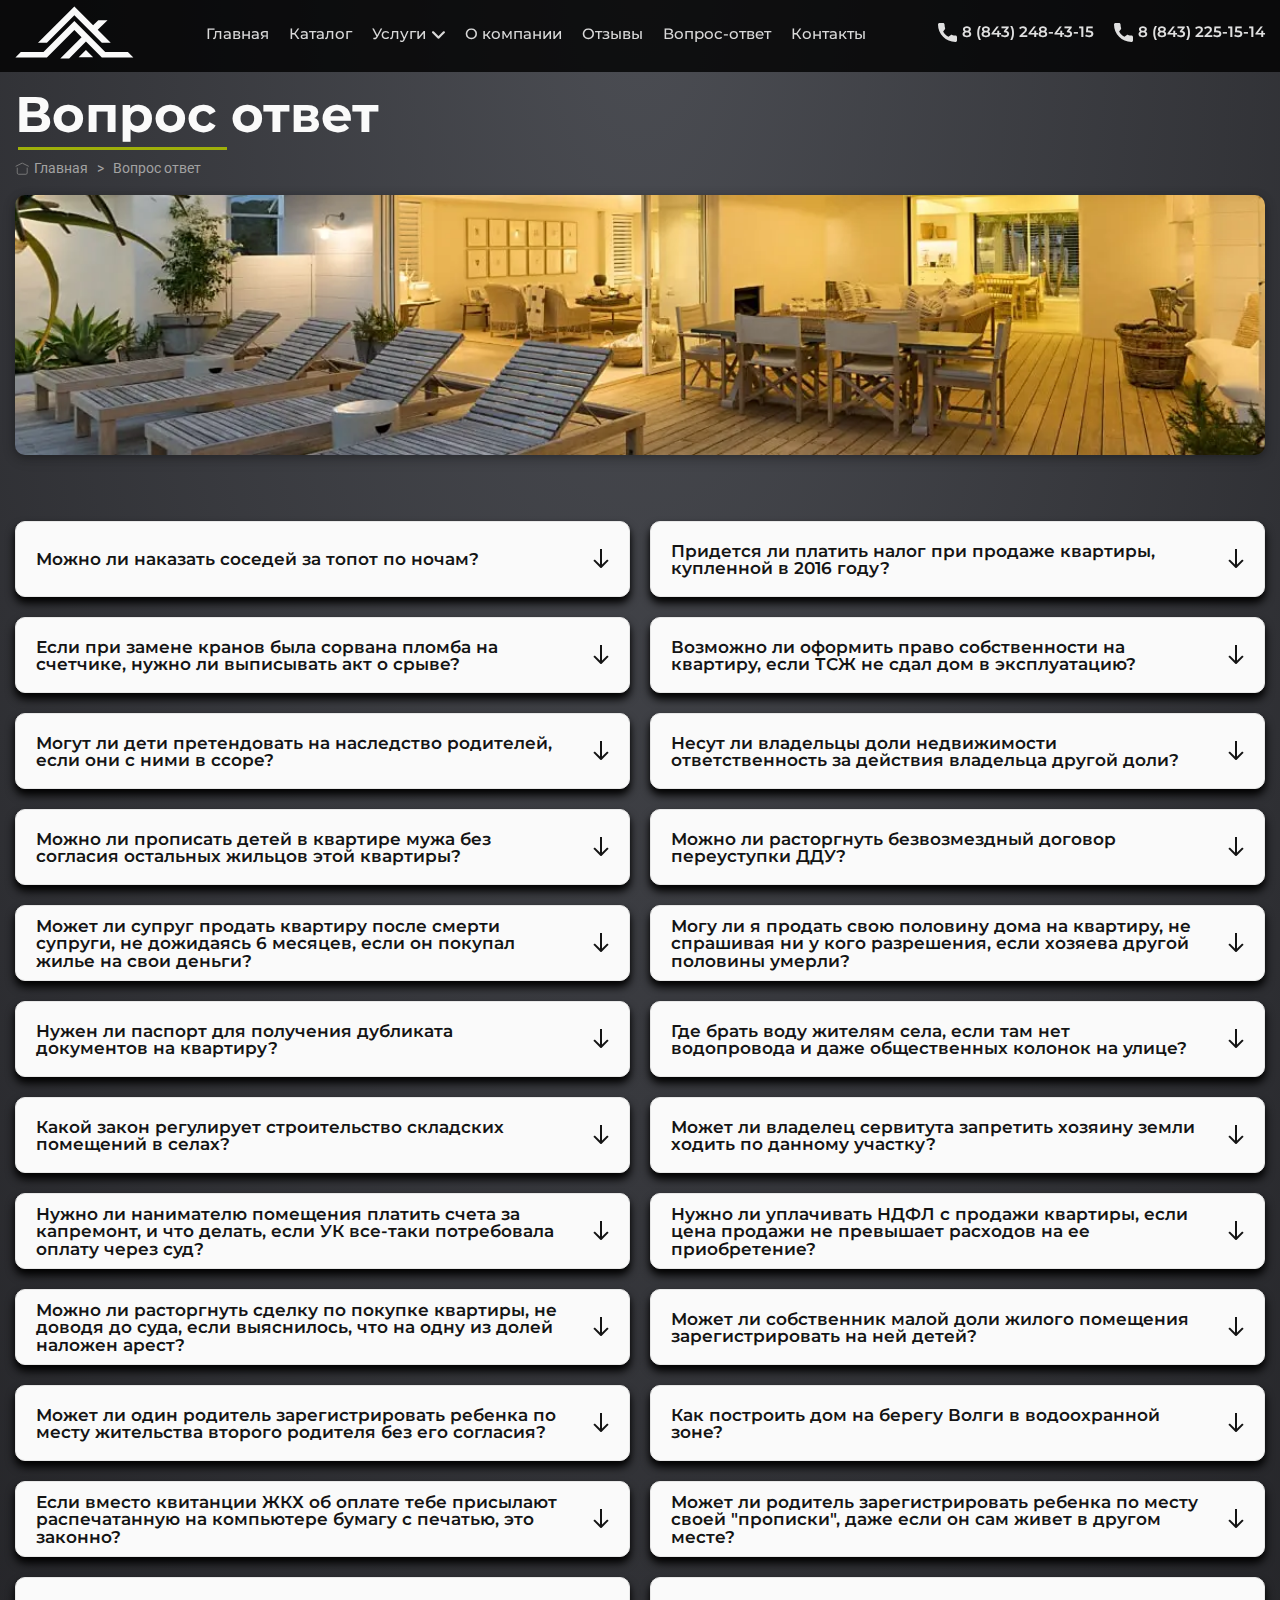
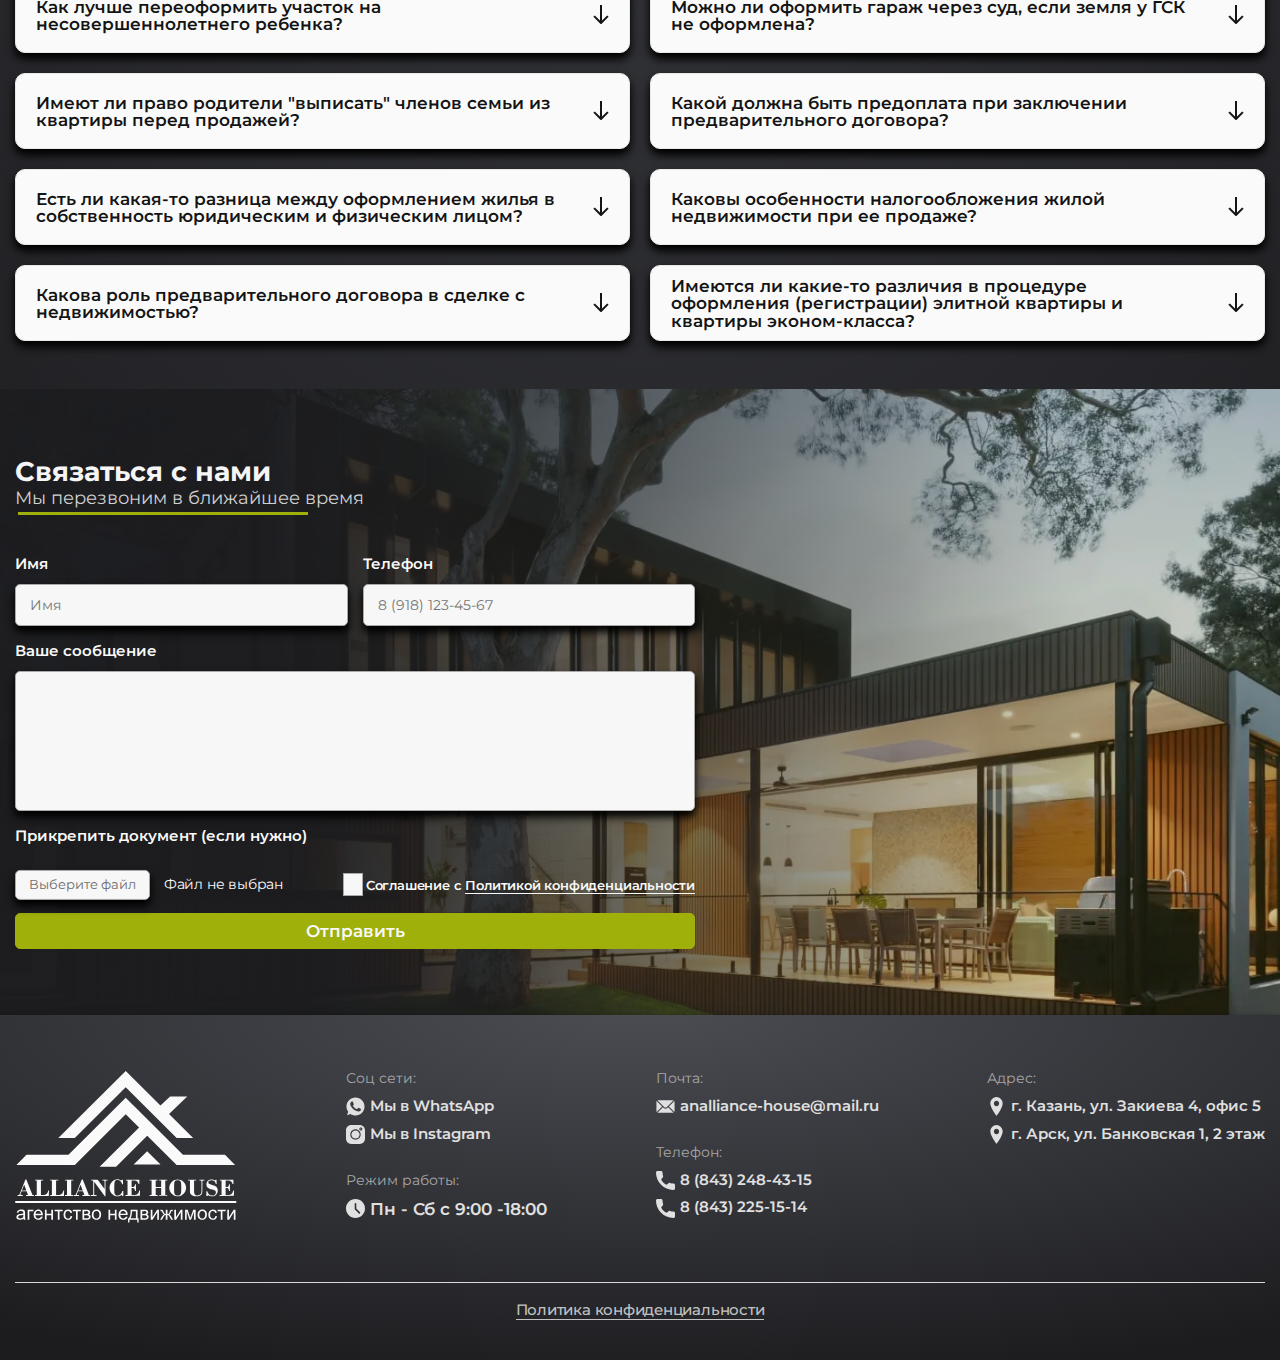
<file: questions.html>
<!DOCTYPE html><html lang="ru"><head><meta charset="UTF-8"><meta http-equiv="X-UA-Compatible" content="IE=edge"><meta name="viewport" content="width=device-width,initial-scale=1"><meta name="keywords" content="купить дом, строительство домов, проекты домов, купить двухэтажный дом, оформить ипотеку для дома"><meta name="description" content="Агентство недвижимости Альянс Хаус, купля-продажа домов и земельных участков, строительство домов, содействие в одобрении ипотеки"><link rel="stylesheet" type="text/css" href="./css/style.min.css?_v=20230806205411"><link rel="icon" href="./img/favicons/favicon.svg" sizes="any" type="image/svg+xml"><title>Альянс Хаус</title></head><body class="body"><div class="wrapper"><!-- nav start --><nav class="nav"><div class="container"><div class="nav__inner flex--space-between--center"><a class="logo" href="./index.html"><svg class="logo-icon nav__logo-icon"><use xlink:href="img/svg-sprites/logo-icons.svg#logo"></use></svg></a><ul class="menu nav__menu-list flex--space-between--center"><li class="menu-item"><a class="menu-link" href="./index.html">Главная</a></li><li class="menu-item"><a class="menu-link" href="./catalog.html">Каталог</a></li><li class="menu-item nav__menu-services"><div class="nav__menu-dropdown flex--center" tabindex="0" style="outline: none"><p class="nav__menu-link--text">Услуги</p><svg class="nav__menu-link--icon"><use xlink:href="img/svg-sprites/interactive-icons.svg#arrow-dropdown"></use></svg></div><ul class="nav__menu-services--list card-base none flex--column"><li class="nav__menu-services--item"><a class="menu-link nav__menu-link nav__menu-services-link" href="#!">Строительство</a></li><li class="nav__menu-services--item"><a class="menu-link nav__menu-link nav__menu-services-link" href="#!">Продажа готовой недвижимости</a></li><li class="nav__menu-services--item"><a class="menu-link nav__menu-link nav__menu-services-link" href="#!">Содействие в одобрении ипотеки</a></li><li class="nav__menu-services--item"><a class="menu-link nav__menu-link nav__menu-services-link" href="#!">Дизайнерские работы</a></li><li class="nav__menu-services--item"><a class="menu-link nav__menu-link nav__menu-services-link" href="#!">Выполненные работы</a></li></ul></li><li class="menu-item"><a class="menu-link" href="./about.html">О компании</a></li><li class="menu-item"><a class="menu-link" href="./testimonials.html">Отзывы</a></li><li class="menu-item"><a class="menu-link" href="./questions.html">Вопрос-ответ</a></li><li class="menu-item"><a class="menu-link" href="./contacts.html">Контакты</a></li></ul><ul class="contact-list nav__contact-list flex--center"><li class="contact-item"><a class="contact-link nav__contact-link flex--center" href="tel:+78432484315"><svg class="contact-icon"><use xlink:href="img/svg-sprites/soc-icons.svg#phone"></use></svg><p class="contact-text">8 (843) 248-43-15</p></a></li><li class="contact-item"><a class="contact-link nav__contact-link flex--center" href="tel:+78432251514"><svg class="contact-icon"><use xlink:href="img/svg-sprites/soc-icons.svg#phone"></use></svg><p class="contact-text">8 (843) 225-15-14</p></a></li></ul><div class="burger nav__burger"><span></span></div></div></div></nav><!-- nav end --><main class="main"><!-- questions start --><section class="section questions"><div class="container"><div class="questions__inner"><h1 class="section-title">Вопрос ответ</h1><div class="breadcrumbs flex--center"><svg class="breadcrumbs-icon"><use xlink:href="img/svg-sprites/interactive-icons.svg#home" xmlns="http://www.w3.org/2000/svg" xmlns:xlink="http://www.w3.org/1999/xlink"></use></svg><p class="breadcrumbs-text">Главная &nbsp; > &nbsp; Вопрос ответ</p></div><div class="section-image questions__section-image"></div><ul class="questions__wrapper-list flex--jc-center--start"><li class="questions__wrapper-item question-item" tabindex="0"><div class="block-link question_block-link flex--space-between--center"><p class="block-link--text">Можно ли наказать соседей за топот по ночам?</p><div class="block-link--icon_box"><svg class="block-link--icon"><use xlink:href="img/svg-sprites/interactive-icons.svg#arrow-down"></use></svg></div></div><ul class="block-answer flex--column"><li class="block-answer--item"><p class="block-answer--text">Это будет довольно сложно. Говоря о нарушении тишины по закону, спасательные, аварийно-восстановительные и иные неотложные работы, связанные с обеспечением личной и общественной безопасности граждан, а также шумы, вызванные обычной жизнедеятельности человека, в частности, плач ребенка, звук шагов при ходьбе. При этом, следует отметить, что осуществление прав и свобод человека и гражданина не должно нарушать права и свободы других лиц.</p></li><li class="block-answer--item"><p class="block-answer--text">В случае, если звук шагов при ходьбе соседей сверху превращается в топот по голове, можно предпринять несколько разных действий. Сперва, разумеется, обсудить проблему с соседями, которые возможно и не догадываются, что доставляют неудобства.</p></li><li class="block-answer--item"><p class="block-answer--text">Если речь идет о новостройке, то стоит обратиться к застройщику, чтобы установить соответствие толщины межэтажных перекрытий требованиям строительных норм и правил, а также условиям их звуко-виброизоляции.</p></li><li class="block-answer--item"><p class="block-answer--text">Если решить миром вопрос с нарушителем покоя не получилось, следует обратиться в управляющую компанию и обратиться с заявлением к участковому, в Роспотребнадзор и в суд. Следует отметить, что при коллективном обращении шансы увеличиваются.</p></li><li class="block-answer--item"><p class="block-answer--text">Для привлечения гражданина к ответственности за нарушение тишины в ночное время не требуется фиксация специальными техническими средствами громкости шума, достаточно показаний свидетелей. Однако акт экспертизы, выявляющей уровень шума, аудио- и видеозаписи с фиксацией времени могут стать определяющими для суда при принятии решения.</p></li></ul></li><li class="questions__wrapper-item question-item" tabindex="0"><div class="block-link question_block-link flex--space-between--center"><p class="block-link--text">Придется ли платить налог при продаже квартиры, купленной в 2016 году?</p><div class="block-link--icon_box"><svg class="block-link--icon"><use xlink:href="img/svg-sprites/interactive-icons.svg#arrow-down"></use></svg></div></div><ul class="block-answer flex--column"><li class="block-answer--item"><p class="block-answer--text">В случае покупки квартиры по ДДУ у приобретателя не возникает права собственности до государственной регистрации, а возникает только право требовать от застройщика регистрации по окончанию строительства. Из-за этого до окончания строительства возможно продать только право требования, то есть, фактически, заключить договор цессии.</p></li><li class="block-answer--item"><p class="block-answer--text">Для недвижимости, приобретенной после 1 января года, применяются новые правила. Размер уплаты налога зависит от совокупности факторов, в том числе от срока владения недвижимостью.</p></li><li class="block-answer--item"><p class="block-answer--text">Минимальный предельный срок владения объектом недвижимого имущества составляет три года для объектов недвижимого имущества, в отношении которых соблюдается хотя бы одно из следующих условий:</p></li><li class="block-answer--item"><p class="block-answer--text">- право собственности на объект получено налогоплательщиком в порядке наследования или по договору дарения от физического лица, признаваемого членом семьи и (или) близким родственником этого налогоплательщика в соответствии с Семейным кодексом Российской Федерации;</p></li><li class="block-answer--item"><p class="block-answer--text">- право собственности на объект получено налогоплательщиком в результате приватизации;</p></li><li class="block-answer--item"><p class="block-answer--text">- право собственности на объект получено налогоплательщиком — плательщиком ренты в результате передачи имущества по договору пожизненного содержания с иждивением.</p></li><li class="block-answer--item"><p class="block-answer--text">В иных случаях минимальный предельный срок владения объектом недвижимого имущества составляет пять лет.</p></li><li class="block-answer--item"><p class="block-answer--text">Таким образом, в случае если в отношении объекта недвижимого имущества соблюдаются вышеперечисленные условия, доход от продажи будет освобожден от налогообложения. В вашем случае, судя по всему, налог заплатить придется.</p></li></ul></li><li class="questions__wrapper-item question-item" tabindex="0"><div class="block-link question_block-link flex--space-between--center"><p class="block-link--text">Если при замене кранов была сорвана пломба на счетчике, нужно ли выписывать акт о срыве?</p><div class="block-link--icon_box"><svg class="block-link--icon"><use xlink:href="img/svg-sprites/interactive-icons.svg#arrow-down"></use></svg></div></div><ul class="block-answer flex--column"><li class="block-answer--item"><p class="block-answer--text">В соответствии с правилами предоставления коммунальных услуг, утвержденными постановлением правительства Российской Федерации <a class="block-link article-link" href="https://www.zakonrf.info/postanovlenie-pravitelstvo-rf-354-06052011/" target="_blank">от 06.05.2011 г. № 354</a>, оснащение жилого или нежилого помещения приборами учета, ввод установленных приборов учета в эксплуатацию, их надлежащая техническая эксплуатация, сохранность и своевременная замена должны быть обеспечены собственником жилого или нежилого помещения.</p></li><li class="block-answer--item"><p class="block-answer--text">Кодексом об административных правонарушениях установлена ответственность для граждан за умышленное повреждение или срыв печати (пломбы) в виде административного штрафа в размере от 100 до 300 рублей.</p></li><li class="block-answer--item"><p class="block-answer--text">Вышеупомянутыми правилами также установлена обязанность потребителя незамедлительно сообщать в коммунальную службу в случае обнаружения такого рода неисправностей.</p></li><li class="block-answer--item"><p class="block-answer--text">В соответствии с действующим законом опломбирование счетчиков производится за счет исполнителя, однако, в случае если целостность установки была нарушена самовольно, устранение нарушений придется оплатить потребителю.</p></li><li class="block-answer--item"><p class="block-answer--text">Таким образом, если на счетчике была сорвана пломба, необходимо при свидетелях составить акт и подробно описать обстоятельства произошедшего для того, чтобы не подвергнуться наложению административного штрафа впоследствии. Далее необходимо незамедлительно уведомить коммунальную службу и опломбировать счетчики заново в зависимости от ситуации, либо за свой счет, либо за счет коммунальной службы.</p></li></ul></li><li class="questions__wrapper-item question-item" tabindex="0"><div class="block-link question_block-link flex--space-between--center"><p class="block-link--text">Возможно ли оформить право собственности на квартиру, если ТСЖ не сдал дом в эксплуатацию?</p><div class="block-link--icon_box"><svg class="block-link--icon"><use xlink:href="img/svg-sprites/interactive-icons.svg#arrow-down"></use></svg></div></div><ul class="block-answer flex--column"><li class="block-answer--item"><p class="block-answer--text">Оформить право собственности на квартиру не получится. В некоторых случаях, если строительство дома завершено фактически и договор долевого строительства в установленном порядке зарегистрирован в Росреестре, можно через суд признать право собственности на соответствующую долю в объекте незавершенного строительства.</p></li><li class="block-answer--item"><p class="block-answer--text">Если дом не построен до конца и договор долевого строительства не был зарегистрирован в Росреестре, то не получится признать даже право на долю в объекте незавершенного строительства.</p></li></ul></li><li class="questions__wrapper-item question-item" tabindex="0"><div class="block-link question_block-link flex--space-between--center"><p class="block-link--text">Могут ли дети претендовать на наследство родителей, если они с ними в ссоре?</p><div class="block-link--icon_box"><svg class="block-link--icon"><use xlink:href="img/svg-sprites/interactive-icons.svg#arrow-down"></use></svg></div></div><ul class="block-answer flex--column"><li class="block-answer--item"><p class="block-answer--text">Согласно законодательству РФ дети не вправе претендовать на имущество родителей и наоборот. Соответственно, по общему правилу оснований претендовать на принадлежащую маме квартиру при ее жизни нет.</p></li><li class="block-answer--item"><p class="block-answer--text">Квартира может стать вашей собственностью только после смерти мамы, если вы действительно будете признаны единственным законным наследником (то есть у мамы не будет к моменту открытия наследства других детей, супруга либо переживших ее родителей).</p></li><li class="block-answer--item"><p class="block-answer--text">Для этого вам будет необходимо в установленном порядке обратиться к нотариусу с заявлением о принятии наследства.</p></li><li class="block-answer--item"><p class="block-answer--text">Однако в рамках процедуры принятия наследства может выясниться, что мама составила завещание. В таком случае тот факт, что вы являетесь единственным наследником по закону, не будет иметь значения. В завещании в качестве наследников могут быть указаны любые иные лица (круг лиц определяется исключительно волей наследодателя). Если вы не будете указаны в завещании, претендовать на квартиру вы не сможете.</p></li><li class="block-answer--item"><p class="block-answer--text">При этом, являясь единственным законным наследником, вы можете попытаться оспорить завещание в суде по перечисленным в законе основаниям (например, при составлении завещания завещатель не понимал значения своих действий). Но, как правило, попытки оспорить завещание не так часто бывают успешными (если только не выявлены очевидные ошибки, например, в оформлении завещания), поскольку суды в большинстве случаев находят заявленные требования необоснованными.</p></li></ul></li><li class="questions__wrapper-item question-item" tabindex="0"><div class="block-link question_block-link flex--space-between--center"><p class="block-link--text">Несут ли владельцы доли недвижимости ответственность за действия владельца другой доли?</p><div class="block-link--icon_box"><svg class="block-link--icon"><use xlink:href="img/svg-sprites/interactive-icons.svg#arrow-down"></use></svg></div></div><ul class="block-answer flex--column"><li class="block-answer--item"><p class="block-answer--text">Все зависит от того, какие обязательства брал на себя продавец при подписании договора, а точнее: давал ли он покупателю гарантии того, что объект надлежащим образом зарегистрирован и что все технические документы на него действительные и точные на дату подписания договора.</p></li><li class="block-answer--item"><p class="block-answer--text">Если такие гарантии были, то продавец, действительно, виноват в нарушении договора. Однако, в принципе, он сможет обратиться к сособственнице с иском о взыскании соответствующих убытков, поскольку они напрямую связаны а ее произвольными действиями по увеличению площади их общего имущества. Если продавец указанных гарантий не давал, то у него есть неплохие шансы доказать, что исполнение договора невозможно не по его вине, и что покупатель должен был знать о несоответствии объекта правоустанавливающим документам на него.</p></li></ul></li><li class="questions__wrapper-item question-item" tabindex="0"><div class="block-link question_block-link flex--space-between--center"><p class="block-link--text">Можно ли прописать детей в квартире мужа без согласия остальных жильцов этой квартиры?</p><div class="block-link--icon_box"><svg class="block-link--icon"><use xlink:href="img/svg-sprites/interactive-icons.svg#arrow-down"></use></svg></div></div><ul class="block-answer flex--column"><li class="block-answer--item"><p class="block-answer--text">Согласия остальных жильцов не требуется.</p></li><li class="block-answer--item"><p class="block-answer--text">В соответствии <a class="block-link article-link" href="https://www.zakonrf.info/gk/20/" target="_blank">со статьей 20 Гражданского кодекса</a>, местом жительства несовершеннолетних, не достигших четырнадцати лет, признается место жительства их законных представителей – родителей.</p></li><li class="block-answer--item"><p class="block-answer--text">Снятие с регистрационного учета несовершеннолетних в случае изменения их места жительства производится на основании заявления его законных представителей и индивидуального пакета документов (в соответствии с требованиями местных органов власти), поданного в соответствующий орган регистрационного учета.</p></li><li class="block-answer--item"><p class="block-answer--text">В соответствии с постановлением правительства РФ от 17.07.1995 N 713, регистрация несовершеннолетних детей по месту пребывания родителей (усыновителей, опекунов) производится независимо от согласия лиц, проживающих совместно с ними.</p></li><li class="block-answer--item"><p class="block-answer--text">В случае если одному из законных представителей принадлежит только доля в квартире, согласие владельцев остальных долей также не требуется.</p></li><li class="block-answer--item"><p class="block-answer--text">Таким образом, дети могут быть выписаны из квартиры матери и прописаны в квартиру отца на основании совместного волеизъявления самих родителей без согласия иных лиц.</p></li></ul></li><li class="questions__wrapper-item question-item" tabindex="0"><div class="block-link question_block-link flex--space-between--center"><p class="block-link--text">Можно ли расторгнуть безвозмездный договор переуступки ДДУ?</p><div class="block-link--icon_box"><svg class="block-link--icon"><use xlink:href="img/svg-sprites/interactive-icons.svg#arrow-down"></use></svg></div></div><ul class="block-answer flex--column"><li class="block-answer--item"><p class="block-answer--text">Поскольку право уже было зарегистрировано за вами, то договор безвозмездной уступки (дарения) прав требования по договору долевого участия в строительстве, заключенный между вашим сыном и вами, считается исполненным и прекратившим свое действие. Расторгнуть его нельзя, для этого необходимо, чтобы договор был фактически заключенным и действующим.</p></li></ul></li><li class="questions__wrapper-item question-item" tabindex="0"><div class="block-link question_block-link flex--space-between--center"><p class="block-link--text">Может ли супруг продать квартиру после смерти супруги, не дожидаясь 6 месяцев, если он покупал жилье на свои деньги?</p><div class="block-link--icon_box"><svg class="block-link--icon"><use xlink:href="img/svg-sprites/interactive-icons.svg#arrow-down"></use></svg></div></div><ul class="block-answer flex--column"><li class="block-answer--item"><p class="block-answer--text">В случае если недвижимое имущество куплено в браке, оно, по умолчанию, становится совместной собственностью супругов. В <a class="block-link article-link" href="" target="_blank">статье 34 Семейного кодекса РФ</a> закреплено, что право на общее имущество супругов принадлежит также супругу, который в период брака осуществлял ведение домашнего хозяйства, уход за детьми или по другим уважительным причинам не имел самостоятельного дохода.</p></li><li class="block-answer--item"><p class="block-answer--text">Верховный суд указывает, что общей совместной собственностью супругов, подлежащей разделу, является любое нажитое ими в период брака движимое и недвижимое имущество, которое в силу <a class="block-link article-link" href="https://www.zakonrf.info/postanovlenie-plenum-verkhovnogo-suda-rf-3-21021973/" target="_blank">ст.ст.128, 129, п.п.1 и 2 ст.213 ГК РФ</a> может быть объектом права собственности граждан, независимо от того, на имя кого из супругов оно было приобретено или кем были внесены денежные средства.</p></li><li class="block-answer--item"><p class="block-answer--text">В то же время, Верховный суд установил, что не является общим совместным имущество, приобретенное хотя и во время брака, но на личные средства одного из супругов, принадлежавшие ему до вступления в брак.</p></li><li class="block-answer--item"><p class="block-answer--text">Таким образом, если нет брачного договора, устанавливающего иной вариант собственности на имущество, супруг, внесший свои средства на покупку квартиры во время брака, не может считаться единоличным владельцем, пока не докажет, что использовал для покупки средства, принадлежавшие ему до вступления в брак.</p></li><li class="block-answer--item"><p class="block-answer--text">В соответствии со <a class="block-link article-link" href="https://www.zakonrf.info/gk/256/" target="_blank">статьей 256 ГК РФ</a>, в случае смерти одного из супругов пережившему супругу принадлежит доля в праве на общее имущество супругов, равная одной второй, если иной размер доли не был определен брачным договором, совместным завещанием супругов, наследственным договором или решением суда.</p></li><li class="block-answer--item"><p class="block-answer--text">Это означает, что в случае смерти одного из супругов, половина квартиры, на которую распространяется режим совместной собственности, остается пережившему супругу, а вторая половина распределяется между наследниками первой очереди, к которым, в соответствии со <a class="block-link article-link" href="https://www.zakonrf.info/gk/1142/" target="_blank">статьей 1142 ГК РФ</a>, относятся дети, супруг и родители наследодателя.</p></li><li class="block-answer--item"><p class="block-answer--text">Также необходимо учитывать, что, согласно <a class="block-link article-link" href="https://www.zakonrf.info/gk/1168/" target="_blank">статье 1168 ГК РФ</a>, преимущественное право наследования имеет наследник, обладавший совместно с наследодателем правом общей собственности на неделимую вещь (<a class="block-link article-link" href="https://www.zakonrf.info/gk/133/" target="_blank">статья 133</a>), доля в праве на которую входит в состав наследства.</p></li><li class="block-answer--item"><p class="block-answer--text">Если в состав наследства входит жилое помещение (жилой дом, квартира и тому подобное), раздел которого в натуре невозможен, при разделе наследства наследники, проживавшие в этом жилом помещении ко дню открытия наследства и не имеющие иного жилого помещения, имеют перед другими наследниками, не являющимися собственниками жилого помещения, входящего в состав наследства, преимущественное право на получение в счет их наследственных долей этого жилого помещения.</p></li><li class="block-answer--item"><p class="block-answer--text">Таким образом, самым простым путем было бы принятие наследства и дальнейшая продажа квартиры. Однако в случае, если у наследодателя есть и другие наследники первой очереди, претендующие на часть квартиры, могут возникнуть сложности, даже учитывая преимущественное право наследования.</p></li><li class="block-answer--item"><p class="block-answer--text">Напомню, если один из супругов купил квартиру на собственные средства, которыми он обладал до брака, он может доказать это через суд и, в этом случае, указанное имущество не будет входить в наследственную массу.</p></li><li class="block-answer--item"><p class="block-answer--text">Подведем итог: даже в случае, если недвижимое имущество куплено на деньги одного из супругов и оформлено как его собственность, он все равно должен будет доказать свое единоличное право на него, поскольку российским законодательством предусмотрен режим совместной собственности супругов. Как следствие, продать квартиру, купленную в браке, сразу после смерти одного из супругов без соответствующего судебного решения не выйдет.</p></li></ul></li><li class="questions__wrapper-item question-item" tabindex="0"><div class="block-link question_block-link flex--space-between--center"><p class="block-link--text">Могу ли я продать свою половину дома на квартиру, не спрашивая ни у кого разрешения, если хозяева другой половины умерли?</p><div class="block-link--icon_box"><svg class="block-link--icon"><use xlink:href="img/svg-sprites/interactive-icons.svg#arrow-down"></use></svg></div></div><ul class="block-answer flex--column"><li class="block-answer--item"><p class="block-answer--text">В соответствии <a class="block-link article-link" href="https://www.zakonrf.info/gk/224/" target="_blank">со статьей 244 Гражданского кодекса РФ</a> имущество может находиться в общей собственности с определением доли каждого из собственников в праве собственности (долевая собственность) или без определения таких долей (совместная собственность). Заметим, что общая собственность на имущество является долевой, за исключением случаев, когда законом предусмотрено образование совместной собственности на это имущество.</p></li><li class="block-answer--item"><p class="block-answer--text">Вы являетесь долевым собственником недвижимого имущества, поскольку ваша доля строго определена. Хозяева второй половины скончались, судя по всему, информация о наследниках отсутствует. Время на вступление в наследство истекло, так что, казалось бы, доля дома, раннее принадлежавшая другим людям, теперь не принадлежит никому, соответственно и уведомлять никого не надо.</p></li><li class="block-answer--item"><p class="block-answer--text">Однако необходимо учитывать, что в соответствии со статьей 1151 Гражданского кодекса, имущество на которое отсутствует наследники, считается выморочным. Это означает, что такое имущество, в порядке наследования по закону, переходит в собственность городского или сельского поселения, муниципального района (в части межселенных территорий) либо городского округа.</p></li><li class="block-answer--item"><p class="block-answer--text">В соответствии со статьёй 250 Гражданского кодекса, при продаже доли в праве общей собственности постороннему лицу остальные участники долевой собственности имеют преимущественное право покупки продаваемой доли по цене, за которую она продается, и на прочих равных условиях. Также у продавца доли есть обязанность уведомить в письменной форме остальных участников долевой собственности о намерении продать свою долю постороннему лицу с указанием цены и других условий, на которых он ее продает.</p></li><li class="block-answer--item"><p class="block-answer--text">Таким образом, вам необходимо узнать, кто на данный момент является владельцем второй половины дома, уведомить его и, после истечения срока, выделенного на ответ (в соответствии со <a class="block-link article-link" href="https://www.zakonrf.info/gk/250/" target="_blank">статьей 250 Гражданского кодекса РФ</a> – один месяц), обменивать свою часть недвижимости. В противном случае сделка может быть оспорена собственниками второй половины дома, так как, в соответствии с <a class="block-link article-link" href="https://www.zakonrf.info/gk/250/" target="_blank">частью 3 статьи 250 Гражданского кодекса РФ</a>, при продаже доли с нарушением преимущественного права покупки любой другой участник долевой собственности имеет право в течение трех месяцев требовать в судебном порядке перевода на него прав и обязанностей покупателя.</p></li></ul></li><li class="questions__wrapper-item question-item" tabindex="0"><div class="block-link question_block-link flex--space-between--center"><p class="block-link--text">Нужен ли паспорт для получения дубликата документов на квартиру?</p><div class="block-link--icon_box"><svg class="block-link--icon"><use xlink:href="img/svg-sprites/interactive-icons.svg#arrow-down"></use></svg></div></div><ul class="block-answer flex--column"><li class="block-answer--item"><p class="block-answer--text">Документы на недвижимое имущество бывают двух видов:</p></li><li class="block-answer--item"><p class="block-answer--text">1. правоустанавливающие – документы, на основании которых возникло право собственности (договор купли-продажи, мены, дарения, свидетельство о праве на наследство, договор долевого участия, решение собственника и т.п.);</p></li><li class="block-answer--item"><p class="block-answer--text">2. правоподтверждающие (свидетельство о государственной регистрации права).</p></li><li class="block-answer--item"><p class="block-answer--text">Для восстановления вышеперечисленных документов нужно придерживаться следующего алгоритма.</p></li><li class="block-answer--item"><p class="block-answer--text">В случае, если недвижимость была приобретена до 31.01.1998 года, следует обращаться в районное бюро технической инвентаризации (БТИ) или в нотариальную контору, выдавшую правоустанавливающий документ.</p></li><li class="block-answer--item"><p class="block-answer--text">Если имущество было приобретено после 31.01.1998 года необходимо обратиться в Управление Росреестра с запросом одним из следующих способов (<a class="block-link article-link" href="https://docs.cntd.ru/document/902217182" target="_blank">п.2 Порядка, утв. приказом Минэкономразвития России от 14.05.2010 № 180</a>):</p></li><li class="block-answer--item"><p class="block-answer--text">- лично, предоставив запрос на бумажном носителе;</p></li><li class="block-answer--item"><p class="block-answer--text">- по почте, направив запрос на бумажном носителе;</p></li><li class="block-answer--item"><p class="block-answer--text">- через форму на интернет-сайте Росреестра;</p></li><li class="block-answer--item"><p class="block-answer--text">- с помощью веб-сервисов, направив запрос в виде ХМL-документа;</p></li><li class="block-answer--item"><p class="block-answer--text">- лично через многофункциональный центр, взаимодействующий с Росреестром, представив запрос на бумажном носителе.</p></li><li class="block-answer--item"><p class="block-answer--text">Сведения могут быть выданы только самим правообладателям или их законным представителям, а также физическим и юридическим лицам, получившим доверенность от правообладателя или его законного представителя (п.3 ст.7 Закона о регистрации).</p></li><li class="block-answer--item"><p class="block-answer--text">В случае представления запроса при личном обращении должен быть предъявлен документ, удостоверяющий личность заявителя (паспорт), а также квитанцию, подтверждающую оплату услуги по восстановлению документов.</p></li><li class="block-answer--item"><p class="block-answer--text">Если запрос сделан представителем заявителя, то ему также нужно предъявить паспорт и квитанцию.</p></li><li class="block-answer--item"><p class="block-answer--text">Если запрос представляется в электронном виде, указанные выше документы должны быть представлены в форме электронных документов (электронных образов документов), удостоверенных усиленной квалифицированной электронной подписью лица, подписавшего документ, уполномоченного лица органа, выдавшего документ, или усиленной квалифицированной электронной подписью нотариуса.</p></li><li class="block-answer--item"><p class="block-answer--text">В случае, если имущество было приобретено до 2016 года, оформляется выписка из ЕГРН взамен утраченного свидетельства. Выписка выдается на обычной бумаге, заверяется подписью и печатью сотрудника Росреестра и подтверждает право собственности так же, как и свидетельство старого образца. Выпиской из ЕГРН удостоверяется государственная регистрация возникновения или перехода прав на недвижимое имущество. При оформлении выписки в электронном формате будет направлен электронный документ, подписанный электронной подписью (ЭЦП) Росреестра.</p></li><li class="block-answer--item"><p class="block-answer--text">Рекомендуем всегда делать ксерокопии всех важных документов, а правоустанавливающие и правоподтверждающие нотариально заверять.</p></li></ul></li><li class="questions__wrapper-item question-item" tabindex="0"><div class="block-link question_block-link flex--space-between--center"><p class="block-link--text">Где брать воду жителям села, если там нет водопровода и даже общественных колонок на улице?</p><div class="block-link--icon_box"><svg class="block-link--icon"><use xlink:href="img/svg-sprites/interactive-icons.svg#arrow-down"></use></svg></div></div><ul class="block-answer flex--column"><li class="block-answer--item"><p class="block-answer--text">Водозаборная скважина является инженерным гидротехническим сооружением и собственник водозаборной скважины вправе передать ее в аренду. На основании <a class="block-link article-link" href="https://www.zakonrf.info/gk/607/" target="_blank">п. 1 ст. 607 ГК РФ</a> в аренду могут быть переданы в том числе сооружения. По общему правилу право сдачи имущества в аренду принадлежит его собственнику (<a class="block-link article-link" href="https://www.zakonrf.info/gk/608/" target="_blank">ст. 608 ГК РФ</a>).</p></li><li class="block-answer--item"><p class="block-answer--text"><a class="block-link article-link" href="https://www.zakonrf.info/doc-32302769/gl1-st3/" target="_blank">Статья 3 Федерального закона от 7 декабря 2011 г. N 416-ФЗ &laquo;О водоснабжении и водоотведении&raquo;</a> закрепляет основные принципы государственной политики в сфере водоснабжения и водоотведения, согласно которым является: охрана здоровья населения и улучшения качества жизни населения должна обеспечиваться путем бесперебойного и качественного водоснабжения и водоотведения; приоритетность обеспечения населения питьевой водой, горячей водой и услугами по водоотведению; открытость деятельности организаций, осуществляющих горячее водоснабжение, холодное водоснабжение и (или) водоотведение, органов государственной власти Российской Федерации, органов государственной власти субъектов Российской Федерации и органов местного самоуправления, осуществляющих регулирование в сфере водоснабжения и водоотведения.</p></li><li class="block-answer--item"><p class="block-answer--text">В соответствии с <a class="block-link article-link" href="https://www.zakonrf.info/doc-32302769/gl3-st7/" target="_blank">пунктом 9 статьи 7</a> указанного закона в случае отсутствия на территории (части территории) поселения, городского округа централизованной системы холодного водоснабжения органы местного самоуправления поселения, городского округа организуют нецентрализованное холодное водоснабжение на соответствующей территории с использованием нецентрализованной системы холодного водоснабжения и (или) подвоз питьевой воды в соответствии с правилами холодного водоснабжения и водоотведения, утвержденными Правительством Российской Федерации.</p></li><li class="block-answer--item"><p class="block-answer--text">Таким образом, вопрос об обеспечении населения водой находится в компетенции администрации поселения, которая обязана принять все необходимые меры для обеспечения населения водоснабжением!</p></li></ul></li><li class="questions__wrapper-item question-item" tabindex="0"><div class="block-link question_block-link flex--space-between--center"><p class="block-link--text">Какой закон регулирует строительство складских помещений в селах?</p><div class="block-link--icon_box"><svg class="block-link--icon"><use xlink:href="img/svg-sprites/interactive-icons.svg#arrow-down"></use></svg></div></div><ul class="block-answer flex--column"><li class="block-answer--item"><p class="block-answer--text">Одной из наиболее важных характеристик земельного участка является вид его разрешенного использования, который напрямую определяет, как именно собственник может пользоваться принадлежащим ему участком.</p></li><li class="block-answer--item"><p class="block-answer--text">Из вашего вопроса видно, что складское помещение располагается в пределах сельского поселения, то есть населенного пункта. Земельный Кодекс Российской Федерации предусматривает, что землями населенных пунктов признаются земли, используемые и предназначенные для застройки и развития населенных пунктов.</p></li><li class="block-answer--item"><p class="block-answer--text">Виды разрешенного использования земельного участка, в том числе находящегося в пределах населенного пункта, согласно действующего классификатора (<a class="block-link article-link" href="https://docs.cntd.ru/document/420219456" target="_blank">Приложение к приказу Министерства экономического развития РФ от 1 сентября 2014 г. № 540</a>), должны быть указаны в документе градостроительного зонирования &laquo;Правила землепользования и застройки&raquo; вашего населенного пункта.</p></li><li class="block-answer--item"><p class="block-answer--text">Согласно Градостроительного Кодекса Российской Федерации, каждый земельный участок имеет три вида разрешенного использования: основной, условный и вспомогательный. При этом Градостроительный Кодекс Российской Федерации в <a class="block-link article-link" href="https://www.zakonrf.info/gradostroitelniy-kodeks/35/" target="_blank">ст. 35</a> предусматривает, что склады могут размещаться в пределах производственных зон. Для ответа на ваш вопрос о том, разрешается ли использование указанного земельного участка для строительства складов, необходимо выяснить категорию и вид разрешенного использования данного земельного участка. Например, строительство подобного склада на землях, предназначенных для застройки индивидуальными жилыми домами запрещено.</p></li><li class="block-answer--item"><p class="block-answer--text">Надзор за использованием земельных участков по целевому назначению в соответствии с их принадлежностью к той или иной категории земель и (или) разрешенным использованием осуществляет Федеральная служба государственной регистрации, кадастра и картографии (Росреестр). Рекомендую вам обратиться с соответствующим заявлением в территориальное управление указанной Федеральной службы.</p></li><li class="block-answer--item"><p class="block-answer--text">Что касается движения грузового транспорта по территории населенного пункта, в том числе села, то законодательство Российской Федерации не предусматривает в этой части каких-либо запретов, тем более в отношении транспорта, перевозящего продукты питания. Движение автотранспорта на сельских дорогах может быть ограничено только соответствующими знаками дорожного движения.</p></li></ul></li><li class="questions__wrapper-item question-item" tabindex="0"><div class="block-link question_block-link flex--space-between--center"><p class="block-link--text">Может ли владелец сервитута запретить хозяину земли ходить по данному участку?</p><div class="block-link--icon_box"><svg class="block-link--icon"><use xlink:href="img/svg-sprites/interactive-icons.svg#arrow-down"></use></svg></div></div><ul class="block-answer flex--column"><li class="block-answer--item"><p class="block-answer--text">Данная тема в научной среде, а также в практической деятельности всегда вызывала дискуссии. Поэтому для ответа на поставленный вопрос необходимо опираться на нормы действующего законодательства, а также принципы установленные им.</p></li><li class="block-answer--item"><p class="block-answer--text">В настоящее время нормативное закрепление такой правовой категории как сервитут возможно найти в <a class="block-link article-link" href="https://www.zakonrf.info/gk/274/" target="_blank">ст. 274</a> и <a class="block-link article-link" href="https://www.zakonrf.info/gk/275/" target="_blank">275 ГК РФ</a>, а также в <a class="block-link article-link" href="https://www.zakonrf.info/zk/23/" target="_blank">ст. 23 ЗК РФ</a>.</p></li><li class="block-answer--item"><p class="block-answer--text">Важно установить, кто подразумевается в вопросе под &laquo;владельцем сервитута&raquo; и &laquo;хозяином земли&raquo;. Смею предположить, что &laquo;владельца сервитута&raquo; возможно отождествить с обладателем сервитута, то есть гражданином, наделенным правом эксплуатации чужого земельного надела с определенными ограничениями, а хозяина земли – с правообладатем земельного участка – собственником земельного участка, землепользователем, землевладельцем и арендатором земельного участка (<a class="block-link article-link" href="https://www.zakonrf.info/zk/5/" target="_blank">ст. 5 ЗК РФ</a>).</p></li><li class="block-answer--item"><p class="block-answer--text">Сервитут устанавливается для того чтобы обладатель сервитута использовал его при необходимости совершения определенных действий будь то проход или проезд через соседний участок, строительство или эксплуатации линейных объектов (газ, вода, свет и т.д.), при этом основополагающим условием здесь является невозможность осуществить что-либо без сервитута.</p></li><li class="block-answer--item"><p class="block-answer--text">Необходимо учесть также, что в законе не закреплено право обладателя сервитута на запрет правообладателю ходить по данному участку, если у хозяина нет на то необходимости. Обладатель сервитута обладает лишь правом пользования и то в урезанной форме, которое не подразумевает установления императивных запретов правообладателю земельного участка.</p></li><li class="block-answer--item"><p class="block-answer--text">При этом же обоим участникам данных гражданских правоотношений нельзя забывать, о том, что гражданским законодательством установлен принцип добросовестности и разумности их действий. Добросовестность предполагает, во-первых наличие неконфликтных намерений, во-вторых, – отсутствия злоупотребления правом.</p></li><li class="block-answer--item"><p class="block-answer--text">Необходимо также обратиться к нормам действующего законодательства, из которых возможно сделать следующие выводы:</p></li><li class="block-answer--item"><p class="block-answer--text">- обладатель сервитута обладает правом использовать коммуникации, которые имеются на выделенной ему части земли;</p></li><li class="block-answer--item"><p class="block-answer--text">- правообладатель земельного участка не вправе чинить препятствия обладателю сервитута для решения поставленных задач, а обладатель сервитута должен производить все работы на данном участке с наименьшими издержками для владельца исходя из вышеупомянотого принципа добросовестности.</p></li><li class="block-answer--item"><p class="block-answer--text">При этом действия пользователя не должны создавать помехи нормальному укладу жизни и осуществлению повседневной деятельности собственника. Обладатель сервитута не может не только изменять границы используемого участка в одностороннем порядке, но и несанкционированно изменять вида сервитута.</p></li></ul></li><li class="questions__wrapper-item question-item" tabindex="0"><div class="block-link question_block-link flex--space-between--center"><p class="block-link--text">Нужно ли нанимателю помещения платить счета за капремонт, и что делать, если УК все-таки потребовала оплату через суд?</p><div class="block-link--icon_box"><svg class="block-link--icon"><use xlink:href="img/svg-sprites/interactive-icons.svg#arrow-down"></use></svg></div></div><ul class="block-answer flex--column"><li class="block-answer--item"><p class="block-answer--text">Из обстоятельств, указанных вами видно, что самое сложное уже позади – суд у УК вы выиграли.</p></li><li class="block-answer--item"><p class="block-answer--text">Теперь вы можете обратиться в суд к УК с заявлением о возмещение судебных издержек. Прежде всего, судебные расходы – это оплата госпошлины, расходы на юридические услуги (консультации, составление искового заявления, расходы на представителя и пр. (<a class="block-link article-link" href="https://www.zakonrf.info/gpk/94/" target="_blank">ст. 94 ГПК</a>).</p></li><li class="block-answer--item"><p class="block-answer--text">При решении вопроса о возмещении судебных издержек нужно ознакомиться с решением суда и обратить внимание на 2 нюанса:</p></li><li class="block-answer--item"><p class="block-answer--text">1) Форма решения:</p></li><li class="block-answer--item"><p class="block-answer--text">- если решение суда было вынесено в форме судебного приказа, то рано говорить о возмещении судебных издержек. УК может заявить требования в форме искового производства и рассмотрение спорного вопроса продолжится.</p></li><li class="block-answer--item"><p class="block-answer--text">- если решение вынесено в рамках искового производства и вступило в силу, то можно смело подсчитывать судебные издержки (стоимость составления возражения, стоимость юридических консультаций, стоимость представительства в суде, почтовые расходы и т.д.)</p></li><li class="block-answer--item"><p class="block-answer--text">2) Содержание решения, чтобы определить &laquo;пропорциональность&raquo; по <a class="block-link article-link" href="https://www.zakonrf.info/gpk/98/" target="_blank">ст. 98 ГПК РФ</a>:</p></li><li class="block-answer--item"><p class="block-answer--text">- стороне, в пользу которой состоялось решение суда, суд присуждает возместить с другой стороны все понесенные по делу судебные расходы, за исключением случаев, предусмотренных <a class="block-link article-link" href="https://www.zakonrf.info/gpk/96/" target="_blank">частью второй статьи 96 настоящего Кодекса</a>. В случае, если иск удовлетворен частично, указанные в настоящей статье судебные расходы присуждаются истцу пропорционально размеру удовлетворенных судом исковых требований, а ответчику пропорционально той части исковых требований, в которой истцу отказано.</p></li><li class="block-answer--item"><p class="block-answer--text">- срок на взыскание судебных расходов составляет 3 месяца со дня вступления в законную силу последнего судебного акта, принятием которого закончилось рассмотрение дела (<a class="block-link article-link" href="https://www.zakonrf.info/gpk/103.1/" target="_blank">статья 103.1 ГПК РФ</a>), заявление подается на имя судьи, который вынес решение, госпошлина при этом не оплачивается.</p></li><li class="block-answer--item"><p class="block-answer--text">Также перед подачей заявления о взысканиии судебных издержек полезно ознакомиться с <a class="block-link article-link" href="https://www.zakonrf.info/postanovlenie-plenum-verkhovnogo-suda-rf-1-21012016/" target="_blank">Постановлением Пленума Верховного Суда РФ от 21.01.2016 N 1 &laquo;О некоторых вопросах применения законодательства о возмещении издержек, связанных с рассмотрением дела&raquo;</a>, где были разъяснены многие вопросы касающиеся взыскания судебных расходов.</p></li></ul></li><li class="questions__wrapper-item question-item" tabindex="0"><div class="block-link question_block-link flex--space-between--center"><p class="block-link--text">Нужно ли уплачивать НДФЛ с продажи квартиры, если цена продажи не превышает расходов на ее приобретение?</p><div class="block-link--icon_box"><svg class="block-link--icon"><use xlink:href="img/svg-sprites/interactive-icons.svg#arrow-down"></use></svg></div></div><ul class="block-answer flex--column"><li class="block-answer--item"><p class="block-answer--text">Поскольку квартира была приобретена в браке, то вы считаетесь ее собственником с момента ее приобретения, а не с даты вступления в наследство. Следовательно, если квартира приобретена до 2016 года, то НДФЛ с продажи квартиры уплате не подлежит. Если квартира приобретена после 2016 года, то срок владения квартирой, после истечения которого не нужно уплачивать НДФЛ с ее продажи составляет 5 лет.</p></li><li class="block-answer--item"><p class="block-answer--text">Вместе с тем, в случае если у вас сохранились документы, подтверждающие размер понесенных на приобретение квартиры расходов, то НДФЛ с ее продажи также не подлежит уплате, поскольку цена продажи вами квартиры не превышает расходов на ее приобретение.</p></li></ul></li><li class="questions__wrapper-item question-item" tabindex="0"><div class="block-link question_block-link flex--space-between--center"><p class="block-link--text">Можно ли расторгнуть сделку по покупке квартиры, не доводя до суда, если выяснилось, что на одну из долей наложен арест?</p><div class="block-link--icon_box"><svg class="block-link--icon"><use xlink:href="img/svg-sprites/interactive-icons.svg#arrow-down"></use></svg></div></div><ul class="block-answer flex--column"><li class="block-answer--item"><p class="block-answer--text">Вы можете в досудебном порядке расторгнуть договор и вернуть всю сумму, выплаченную продавцам. Для этого нужно согласие всех сторон.</p></li><li class="block-answer--item"><p class="block-answer--text">Если продавцы не готовы вернуть вам уплаченные деньги, то можно в суде расторгнуть договор и взыскать сумму. Однако взыскание в суде не означает их фактическую выплату.</p></li><li class="block-answer--item"><p class="block-answer--text">Исполнение данного решения также может происходить через приставов и занять много времени. Если у сына есть имущество, на которое можно обратить взыскание и вернуть сумму за &frac12; доли сына, просите обеспечительные меры вместе с иском. То есть, обращаясь в суд с таким иском, вы должны примерно понимать за счет чего и как быстро вы реально сможете получить взысканную сумму.</p></li><li class="block-answer--item"><p class="block-answer--text">Если продавцы не готовы вернуть вам уплаченные деньги и процесс взыскания займет длительное время, можно рассмотреть вариант оформления на вас &frac12; доли, принадлежащей сыну (перед сделкой внимательно проверьте отсутствие обременений). Сделка действительно будет нотариальная, так как объект права – доля. Обязательно зафиксируйте, что расчет за эту долю уже произведен при оформлении ранее несостоявшейся сделки.</p></li><li class="block-answer--item"><p class="block-answer--text">После приобретения права собственности на &frac12; доли сына вы не сможете через суд снять обременения с доли отца! Как собственник вы можете пользоваться этой жилплощадью, но, к сожалению, если отец захочет там проживать, законных оснований препятствовать ему у вас не будет. Вы будете нести бремя содержания жилья пропорционально своей доле.</p></li><li class="block-answer--item"><p class="block-answer--text">Будучи собственником &frac12; доли, вы можете определить порядок пользования квартирой, чтобы занять конкретные комнаты.</p></li><li class="block-answer--item"><p class="block-answer--text">Если оформите &frac12; долю сына на себя, то в части &frac12; доли, принадлежащей отцу, рекомендую расторгнуть договор и потребовать возврата половины суммы, внесенной продавцам, в суде.</p></li></ul></li><li class="questions__wrapper-item question-item" tabindex="0"><div class="block-link question_block-link flex--space-between--center"><p class="block-link--text">Может ли собственник малой доли жилого помещения зарегистрировать на ней детей?</p><div class="block-link--icon_box"><svg class="block-link--icon"><use xlink:href="img/svg-sprites/interactive-icons.svg#arrow-down"></use></svg></div></div><ul class="block-answer flex--column"><li class="block-answer--item"><p class="block-answer--text">Да, если вы сами проживаете именно там. В соответствии с пунктом 2 статьи 20 ГК РФ местом жительства несовершеннолетних, не достигших четырнадцати лет, или граждан, находящихся под опекой, признается место жительства их законных представителей –родителей, усыновителей или опекунов.</p></li><li class="block-answer--item"><p class="block-answer--text">В силу указанной правовой нормы дети могут быть прописаны по месту жительства одного из родителей без учета мнения других собственников или проживающих в объекте недвижимости лиц. То есть для того, чтобы зарегистрировать детей, необходимо также быть прописанным в указанной объекте недвижимости, что несложно сделать имея там долю.</p></li></ul></li><li class="questions__wrapper-item question-item" tabindex="0"><div class="block-link question_block-link flex--space-between--center"><p class="block-link--text">Может ли один родитель зарегистрировать ребенка по месту жительства второго родителя без его согласия?</p><div class="block-link--icon_box"><svg class="block-link--icon"><use xlink:href="img/svg-sprites/interactive-icons.svg#arrow-down"></use></svg></div></div><ul class="block-answer flex--column"><li class="block-answer--item"><p class="block-answer--text">Нет, нужно согласие того, к кому прописывают.</p></li><li class="block-answer--item"><p class="block-answer--text">В соответствии с <a class="block-link article-link" href="https://www.zakonrf.info/gk/2" target="_blank">п. 2 ст. 20 ГК РФ</a> местом жительства несовершеннолетних, не достигших четырнадцати лет, или граждан, находящихся под опекой, признается место жительства их законных представителей –родителей, усыновителей или опекунов.</p></li><li class="block-answer--item"><p class="block-answer--text">Однако без заявления регистрационные действия производиться не будут, поэтому для регистрации ребенка по месту жительства необходимо волеизъявление супруга, к которому ребенок прописывается.</p></li></ul></li><li class="questions__wrapper-item question-item" tabindex="0"><div class="block-link question_block-link flex--space-between--center"><p class="block-link--text">Как построить дом на берегу Волги в водоохранной зоне?</p><div class="block-link--icon_box"><svg class="block-link--icon"><use xlink:href="img/svg-sprites/interactive-icons.svg#arrow-down"></use></svg></div></div><ul class="block-answer flex--column"><li class="block-answer--item"><p class="block-answer--text">Этим жарким летом многих занимает вопрос о том, как бы хорошо было проводить эти знойные дни, находясь в своем уютном доме, из окна которого открывается прекрасный вид на реку. Возможно ли это? Позволяют ли нормы действующего законодательства стать собственником такой недвижимости, находящейся, допустим, на берегу реки Волги, например, ближе 200 метров от линии воды? Давайте разбираться.</p></li><li class="block-answer--item"><p class="block-answer--text">Ограничения, которые в данном случае установлены, предусмотрены статьей 65 Водного кодекса Российской Федерации. Здесь дается объяснение двум понятиям – &laquo;водоохранная зона&raquo; и &laquo;прибрежная защитная полоса&raquo;.</p></li><li class="block-answer--item"><p class="block-answer--text">Водоохранная зона – это территория, примыкающая к береговой линии и составляющая от пятидесяти (например, если это ручей) до пятисот метров (водоохранная зона моря). Если мы разберем водоохранную зону реки Волги, то она составляет двести метров.</p></li><li class="block-answer--item"><p class="block-answer--text">Прибрежная защитная полоса, это часть водоохранной зоны, которая имеет дополнительные ограничения.</p></li><li class="block-answer--item"><p class="block-answer--text">В Водном законодательстве есть и еще одно понятие – это береговая полоса, которую раньше называли &laquo;бечевник&raquo;, это название пошло от бурлаков, которые с помощью бечевы тянули свои баржи, сами находясь на короткой кромке берега. Особенности этой зоны, что она примыкает к воде и не может быть отделена от общего доступа граждан.</p></li><li class="block-answer--item"><p class="block-answer--text">Так что же со строительством и эксплуатацией дома, расположенного на берегу великой реки?</p></li><li class="block-answer--item"><p class="block-answer--text">Жесткого запрета на возведение такого дома нет. Есть только перечень обязательных правил и требований, которым данное строительство должно соответствовать. Стройка не производится в зоне подтопления (перечень таких зон закреплен в специальном реестре), должны быть соблюдены все санитарные и водоохранные нормы. Наш объект недвижимости должен быть оборудован сооружениями, обеспечивающими охрану водных объектов от загрязнения, засорения, заиления и истощения вод. Это централизованная система водоотведения, система для отведения сточных вод и другие системы. Все строительство должно быть согласовано и от соответствующей администрации органа местного самоуправления должно быть получено уведомление о соответствии нашего объекта параметрам разрешенного строительства.</p></li><li class="block-answer--item"><p class="block-answer--text">Только после получения этого уведомления вы можете начинать возведение желанного дома у реки. В том же случае, если администрация незаконно отказала нам в строительстве, такой отказ может быть обжалован в суд и при наличии достаточных оснований может быть отменен.</p></li><li class="block-answer--item"><p class="block-answer--text">Подводя итог, можно сделать вывод, что в принципе, построить свой дом с видом на реку можно, но этому будет предшествовать длительная, сложная и весьма затратная процедура. Но, для осуществления мечты, как мы знаем, экономить считают необходимым далеко не все и не всегда, что подтверждается многочисленными, самыми разнообразными строениями, которые находятся и будут находиться на берегах наших многочисленных рек и озер.</p></li></ul></li><li class="questions__wrapper-item question-item" tabindex="0"><div class="block-link question_block-link flex--space-between--center"><p class="block-link--text">Если вместо квитанции ЖКХ об оплате тебе присылают распечатанную на компьютере бумагу с печатью, это законно?</p><div class="block-link--icon_box"><svg class="block-link--icon"><use xlink:href="img/svg-sprites/interactive-icons.svg#arrow-down"></use></svg></div></div><ul class="block-answer flex--column"><li class="block-answer--item"><p class="block-answer--text">Подобная форма выставления счетов за оплату коммунальных услуг незаконна. Согласно <a class="block-link article-link" href="https://www.zakonrf.info/postanovlenie-pravitelstvo-rf-354-06052011/" target="_blank">п. 67 Постановления Правительства РФ от 6 мая 2011 г. N 354 &laquo;О предоставлении коммунальных услуг собственникам и пользователям помещений в многоквартирных домах и жилых домов&raquo;</a> плата за коммунальные услуги вносится на основании платежных документов, представляемых потребителям исполнителем не позднее 1-го числа месяца, следующего за истекшим расчетным периодом, за который производится оплата, если договором управления многоквартирным домом либо решением общего собрания членов товарищества собственников жилья или кооператива (при предоставлении коммунальных услуг товариществом или кооперативом) не установлен иной срок представления платежных документов.</p></li><li class="block-answer--item"><p class="block-answer--text">В соответствии с <a class="block-link article-link" href="https://www.zakonrf.info/postanovlenie-pravitelstvo-rf-354-06052011/" target="_blank">подп. &laquo;б&raquo; п. 69 данного Постановления Правительства РФ</a> в указанных платежных документах помимо другой информации должны содержаться, наименование исполнителя (с указанием наименования юридического лица или фамилии, имени и отчества индивидуального предпринимателя), номер его банковского счета и банковские реквизиты, адрес (место нахождения), номера контактных телефонов, номера факсов и (при наличии) адреса электронной почты, адрес сайта исполнителя в сети Интернет.</p></li></ul></li><li class="questions__wrapper-item question-item" tabindex="0"><div class="block-link question_block-link flex--space-between--center"><p class="block-link--text">Может ли родитель зарегистрировать ребенка по месту своей "прописки", даже если он сам живет в другом месте?</p><div class="block-link--icon_box"><svg class="block-link--icon"><use xlink:href="img/svg-sprites/interactive-icons.svg#arrow-down"></use></svg></div></div><ul class="block-answer flex--column"><li class="block-answer--item"><p class="block-answer--text">Согласно <a class="block-link article-link" href="https://www.zakonrf.info/gk/20/" target="_blank">п. 2 ст. 20 ГК РФ</a> местом жительства несовершеннолетних детей, не достигших четырнадцати лет, признается место жительства их законных представителей – родителей, усыновителей или опекунов.</p></li><li class="block-answer--item"><p class="block-answer--text">Для вселения несовершеннолетних детей в жилое помещение, в котором проживают их родители, согласия собственника жилого помещения не требуется (<a class="block-link article-link" href="https://www.zakonrf.info/gk/679/" target="_blank">ст. 679 ГК РФ</a>, <a class="block-link article-link" href="https://www.zakonrf.info/jk/70/" target="_blank">ст. 70 ЖК РФ</a>).</p></li><li class="block-answer--item"><p class="block-answer--text">Поэтому в сложившейся ситуации брат имеет право без согласия собственника жилого помещения зарегистрировать своего несовершеннолетнего ребенка после его рождения.</p></li><li class="block-answer--item"><p class="block-answer--text">При этом собственник жилья вправе подать иск о признании несовершеннолетнего ребенка не приобретшим / прекратившим право пользования жильем по месту жительства его законного представителя в связи с тем, что регистрация по месту жительства законного представителя носит формальный характер, в том числе в связи с его постоянным отсутствием в жилом помещении.</p></li><li class="block-answer--item"><p class="block-answer--text">Снять гражданина с регистрации по месту жительства можно на основании вступившего в законную силу решения суда о его выселении из занимаемого жилого помещения или признании утратившим право пользования жилым помещением.</p></li><li class="block-answer--item"><p class="block-answer--text">При этом целесообразно обратиться в суд одновременно с двумя требованиями:</p></li><li class="block-answer--item"><p class="block-answer--text">1) о признании гражданина утратившим право пользования жилым помещением в связи с фактическим выездом из него;</p></li><li class="block-answer--item"><p class="block-answer--text">2) о признании не приобретшим / прекратившим право пользования жилым помещением несовершеннолетнего ребенка.</p></li></ul></li><li class="questions__wrapper-item question-item" tabindex="0"><div class="block-link question_block-link flex--space-between--center"><p class="block-link--text">Как лучше переоформить участок на несовершеннолетнего ребенка?</p><div class="block-link--icon_box"><svg class="block-link--icon"><use xlink:href="img/svg-sprites/interactive-icons.svg#arrow-down"></use></svg></div></div><ul class="block-answer flex--column"><li class="block-answer--item"><p class="block-answer--text">Наиболее оптимальным вариантом переоформления земельного участка с отца на несовершеннолетнего ребенка является договор дарения. Основным преимуществом такого оформления является его простота, скорость и одновременно надежность при минимальных затратах. Такая сделка не будет подлежать налогообложению.</p></li><li class="block-answer--item"><p class="block-answer--text">Кроме того, удостоверять договор дарения нотариально не придется, поскольку сделка может быть совершена в простой письменной форме путем самостоятельного составления и подписания. Несовершеннолетний ребенок, являющийся стороной договора, подписывает его с согласия второго родителя. В случае, если ребенок не достиг возраста 14 лет, то второй родитель подписывает за него договор, действуя в качестве законного представителя.</p></li><li class="block-answer--item"><p class="block-answer--text">После подписания договора он подается на регистрацию через многофункциональный центр предоставления государственных услуг (МФЦ) и уже через несколько дней сделка будет зарегистрирована. Также вместе с договором необходимо подписать акт приема-передачи имущества, поскольку данный акт является неотъемлемой его частью и подтверждает, что условия договора сторонами выполнены.</p></li></ul></li><li class="questions__wrapper-item question-item" tabindex="0"><div class="block-link question_block-link flex--space-between--center"><p class="block-link--text">Можно ли оформить гараж через суд, если земля у ГСК не оформлена?</p><div class="block-link--icon_box"><svg class="block-link--icon"><use xlink:href="img/svg-sprites/interactive-icons.svg#arrow-down"></use></svg></div></div><ul class="block-answer flex--column"><li class="block-answer--item"><p class="block-answer--text">К сожалению, вопрос не полный и не точный, что затрудняет дачу исчерпывающего ответа на него.</p></li><li class="block-answer--item"><p class="block-answer--text">Однако отсутствие регистрации ГСК земельного участка, на котором стоит гараж, говорит о том, что указанный земельный участок во владения ГСК не входит. Это означает, что права и обязанности ГСК на указанный земельный участок не распространяются. Следовательно, спора по вопросу регистрации права собственности на гараж между лицом, желающим зарегистрировать право собственности и ГСК быть не должно.</p></li><li class="block-answer--item"><p class="block-answer--text">Если земельный участок под гаражом находится в собственности лица, желающего зарегистрировать право собственности на гараж, а сам гараж соответствует требованиям безопасности и законности его возведения на этом земельном участке, то регистрация права собственности на этот гараж возможна и без суда.</p></li><li class="block-answer--item"><p class="block-answer--text">Для этого нужно обратиться в Государственную службу кадастра и картографии (Росреестр), которое уполномочено регистрировать право собственности на гараж.</p></li><li class="block-answer--item"><p class="block-answer--text">Если земельный участок находится в собственности другого лица (например, муниципалитета), то постройка на ней гаража возможна лишь с его согласия. При отсутствии согласия гараж в собственность оформлен быть не может, поскольку возведен без разрешения собственника.</p></li><li class="block-answer--item"><p class="block-answer--text">При этом регистрация права собственности на гараж, построенный с согласия муниципалитета, возможна. Однако совместно с этим рекомендуется побеспокоиться о получении права собственности на земельный участок под гаражом, поскольку в определенных ситуациях пользование гаражом может стать крайне затруднительным.</p></li><li class="block-answer--item"><p class="block-answer--text">К сожалению, сегодня нет специального закона, регулирующего порядок и все основания регистрации прав собственности на гаражи. Однако уже сейчас в Государственной Думе проходит рассмотрение законопроекта &laquo;О праве собственности на гаражи и гаражных объединениях&raquo; (так называемая &laquo;гаражная амнистия&raquo;), что позволит убрать многие спорные вопросы регистрации гаражей и владение гаражом.</p></li></ul></li><li class="questions__wrapper-item question-item" tabindex="0"><div class="block-link question_block-link flex--space-between--center"><p class="block-link--text">Имеют ли право родители "выписать" членов семьи из квартиры перед продажей?</p><div class="block-link--icon_box"><svg class="block-link--icon"><use xlink:href="img/svg-sprites/interactive-icons.svg#arrow-down"></use></svg></div></div><ul class="block-answer flex--column"><li class="block-answer--item"><p class="block-answer--text">Для того чтобы ответить на данный вопрос, необходимо понять правовую природу вашего права пользования и регистрации по месту жительства в данной квартире.</p></li><li class="block-answer--item"><p class="block-answer--text">Так, например, если квартира была предоставлена вашей семье по договору социального найма, а впоследствии родители приватизировали квартиру на себя и стали собственниками, а вы оформили отказ от приватизации и не оформляли собственность, то у вас возникло право постоянного пользования, а также право постоянной регистрации в данной квартире. То есть в данном случае вас с регистрационного учета снять не смогут, и вы будете иметь право проживания в квартире даже при новых собственниках. А квартира будет продана или передана иным способом только с вами и вашей регистрацией, фактически на квартире будет своего рода обременение в виде зарегистрированного физического лица.</p></li><li class="block-answer--item"><p class="block-answer--text">Обратная же ситуация возникает в случае, например, приобретения квартиры вашими родителями по договору купли-продажи. У собственников есть право распоряжаться недвижимостью по своему усмотрению. Для того чтобы снять вас с регистрационного учета, им необходимо обратиться в суд с исковым заявлением. И только в судебном порядке они могут снять вас с учета и установить факт вашего непроживания в квартире.</p></li><li class="block-answer--item"><p class="block-answer--text">Так, на судебном заседании они должны будут подтвердить доказательствами тот факт, что вы не проживаете в квартире, не оплачиваете коммунальные счета, не пользуетесь жилым помещением продолжительное время. Если суд придет к выводу, что доказательств, предоставленных вашими родителями, достаточно, то по решению суда вас снимут с регистрационного учета и лишат права пользования квартирой. О дате судебного заседания вас обязаны уведомить и вы сможете представить свою позицию суду и возразить, если вы против снятия с регистрационного учета.</p></li></ul></li><li class="questions__wrapper-item question-item" tabindex="0"><div class="block-link question_block-link flex--space-between--center"><p class="block-link--text">Какой должна быть предоплата при заключении предварительного договора?</p><div class="block-link--icon_box"><svg class="block-link--icon"><use xlink:href="img/svg-sprites/interactive-icons.svg#arrow-down"></use></svg></div></div><ul class="block-answer flex--column"><li class="block-answer--item"><p class="block-answer--text">Важнейшее условие предварительного договора — предоплата, которую владелец недвижимости получает от покупателя. Она чаще всего осуществляется наличными и имеет своей главной целью обозначить серьёзность намерений лица, приобретающего объект.</p></li><li class="block-answer--item"><p class="block-answer--text">Когда продавец уже получил предоплату, стороны начинают готовиться к сделке. Должны быть сняты все объявления о продаже этого имущества и прекращены показы жилья потенциальным покупателям.</p></li><li class="block-answer--item"><p class="block-answer--text">Предварительная оплата входит в общую стоимость объекта недвижимости и гарантирует платёжеспособность покупателя. Размер предоплаты определяется соглашением сторон и обычно варьируется в пределах от 50 000 до 200 000 рублей.</p></li><li class="block-answer--item"><p class="block-answer--text">Гражданский кодекс РФ определяет два вида предварительной оплаты: задаток и залог.</p></li></ul></li><li class="questions__wrapper-item question-item" tabindex="0"><div class="block-link question_block-link flex--space-between--center"><p class="block-link--text">Есть ли какая-то разница между оформлением жилья в собственность юридическим и физическим лицом?</p><div class="block-link--icon_box"><svg class="block-link--icon"><use xlink:href="img/svg-sprites/interactive-icons.svg#arrow-down"></use></svg></div></div><ul class="block-answer flex--column"><li class="block-answer--item"><p class="block-answer--text">По срокам разницы нет, а вот количество документов, которые должны предоставить физическое и юридическое лицо при оформлении жилья в собственность, различно.</p></li><li class="block-answer--item"><p class="block-answer--text">Физическое лицо для совершения сделки должно представить:</p></li><li class="block-answer--item"><p class="block-answer--text">- документы, подтверждающие право собственности на квартиру или дом;</p></li><li class="block-answer--item"><p class="block-answer--text">- гражданский паспорт;</p></li><li class="block-answer--item"><p class="block-answer--text">- письменное согласие супруга (супруги);</p></li><li class="block-answer--item"><p class="block-answer--text">- брачный контракт, если таковой имеется.</p></li><li class="block-answer--item"><p class="block-answer--text">Для юридического лица перечень документов более обширен:</p></li><li class="block-answer--item"><p class="block-answer--text">- учредительные документы юридического лица (компании);</p></li><li class="block-answer--item"><p class="block-answer--text">- устав юридического лица (компании);</p></li><li class="block-answer--item"><p class="block-answer--text">- решение собрания учредителей о покупке жилой недвижимости;</p></li><li class="block-answer--item"><p class="block-answer--text">- свидетельство о регистрации юридического лица (компании);</p></li><li class="block-answer--item"><p class="block-answer--text">- ИНН юридического лица (компании);</p></li><li class="block-answer--item"><p class="block-answer--text">- доверенность на официального представителя компании, если договор купли-продажи подписывает не лично руководитель компании.</p></li></ul></li><li class="questions__wrapper-item question-item" tabindex="0"><div class="block-link question_block-link flex--space-between--center"><p class="block-link--text">Каковы особенности налогообложения жилой недвижимости при ее продаже?</p><div class="block-link--icon_box"><svg class="block-link--icon"><use xlink:href="img/svg-sprites/interactive-icons.svg#arrow-down"></use></svg></div></div><ul class="block-answer flex--column"><li class="block-answer--item"><p class="block-answer--text">Если владелец квартиры, комнаты, жилого или садового дома, земельного участка владеет ими менее трех лет, то по российскому законодательству он при продаже любого из этих объектов обязан оплатить в госбюджет налог либо с суммы сделки, превышающей 1 млн рублей (при этом право на налоговый вычет продавец имеет только на один объект), либо с суммы, на которую превышены фактические расходы по приобретению объекта недвижимости.</p></li><li class="block-answer--item"><p class="block-answer--text">Налоговые резиденты (лица, пребывающие на территории России более 183 дней в календарном году, независимо от их гражданства) выплачивают налог по ставке 13 % от стоимости сделки (цены продаваемого объекта) и могут использовать право на получение различных налоговых вычетов.</p></li><li class="block-answer--item"><p class="block-answer--text">Налоговые нерезиденты (лица, пребывающие на территории России менее 183 дней в календарном году) выплачивают налог по ставке 30 % от цены продаваемого объекта недвижимости и не имеют права на получение налогового вычета.</p></li><li class="block-answer--item"><p class="block-answer--text">Следует иметь в виду, что если продавец объекта недвижимости постоянно проживает за пределами России, он может воспользоваться при совершении сделки купли-продажи соглашением об избежании двойного налогообложения, если, конечно, такое соглашение имеется между страной его проживания и Российской Федерацией.</p></li><li class="block-answer--item"><p class="block-answer--text">Во избежание недоразумений и лишних расходов такому продавцу следует также знать об особенностях налогообложения недвижимости в стране своего проживания.</p></li></ul></li><li class="questions__wrapper-item question-item" tabindex="0"><div class="block-link question_block-link flex--space-between--center"><p class="block-link--text">Какова роль предварительного договора в сделке с недвижимостью?</p><div class="block-link--icon_box"><svg class="block-link--icon"><use xlink:href="img/svg-sprites/interactive-icons.svg#arrow-down"></use></svg></div></div><ul class="block-answer flex--column"><li class="block-answer--item"><p class="block-answer--text">Чтобы заключить сделку купли-продажи квартиры или другого объекта недвижимости, требуется как минимум две недели.</p></li><li class="block-answer--item"><p class="block-answer--text">Иногда решение всех вопросов, связанных с оформлением сделки, растягивается не на один месяц. Причин этому может быть немало.</p></li><li class="block-answer--item"><p class="block-answer--text">Самый главный фактор, который тормозит весь процесс, — необходимость получения большого числа документов в различных инстанциях.</p></li><li class="block-answer--item"><p class="block-answer--text">Иногда тому, кто приобретает недвижимость, бывает необходимо время для решения финансовых вопросов, к примеру, для получения ипотечного кредита. А если квартира, выставленная на рынок недвижимости, не пустует, а по-прежнему занята продавцом или сдаётся внаём, может потребоваться определённый срок, чтобы освободить жилплощадь. По этим и другим причинам необходимо заключить предварительный договор купли-продажи недвижимости.</p></li><li class="block-answer--item"><p class="block-answer--text">Подписание подобного договора — важнейший момент во всём процессе оформления купли-продажи недвижимости.</p></li><li class="block-answer--item"><p class="block-answer--text">В нём должны быть отражены все условия будущей сделки: каким образом будут производиться денежные расчёты, где и когда будет подписан договор купли-продажи, на каких условиях будет передаваться покупателю объект недвижимости, а также полный перечень документов, которые должны быть предоставлены продавцом.</p></li><li class="block-answer--item"><p class="block-answer--text">Формы заключения предварительного договора могут быть различны: всё зависит от того, кто представляет интересы продавца.</p></li></ul></li><li class="questions__wrapper-item question-item" tabindex="0"><div class="block-link question_block-link flex--space-between--center"><p class="block-link--text">Имеются ли какие-то различия в процедуре оформления (регистрации) элитной квартиры и квартиры эконом-класса?</p><div class="block-link--icon_box"><svg class="block-link--icon"><use xlink:href="img/svg-sprites/interactive-icons.svg#arrow-down"></use></svg></div></div><ul class="block-answer flex--column"><li class="block-answer--item"><p class="block-answer--text">В документах, которые предоставляются для регистрации, класс (категория) жилья не фигурирует: законодательство РФ не предусматривает классификацию такой недвижимости по признакам &laquo;элитности-неэлитности&raquo;, поскольку эти понятия носят субъективный характер.</p></li><li class="block-answer--item"><p class="block-answer--text">Поэтому перечень документов, предоставляемых для оформления (регистрации) жилья, которое покупатель или продавец относят к категории элитного и эконом-класса, совершенно одинаков, равно как и сроки по его оформлению (регистрации).</p></li></ul></li></ul></div></div></section><!-- questionsend --><!-- contact-us start --><section class="contact-us" id="contact-us"><div class="container"><div class="contact-us__inner"><div class="title-box"><h3 class="block-title">Связаться с нами</h3><p class="subtitle contact-us-subtitle">Мы перезвоним в ближайшее время</p></div><form class="form form__contact-us flex--column" action="#" enctype="multipart/form-data"><div class="form__list flex--center"><div class="form__item flex--column"><label class="form__label" for="formName">Имя</label> <input class="form__input form__required" id="formName" type="text" name="name" placeholder="Имя" required></div><div class="form__item flex--column"><label class="form__label" for="formPhone">Телефон</label> <input class="form__input form__input-tel form__required" id="formPhone" type="tel" name="phone" placeholder="8 (918) 123-45-67" required></div></div><div class="form__item flex--column"><label class="form__label" for="formTextarea">Ваше сообщение</label> <textarea class="form__input form__textarea form__required" name="message" id="formTextarea" cols="30" rows="10" required></textarea></div><div class="form__list flex--column"><div class="form__label">Прикрепить документ (если нужно)</div><div class="form__list flex--space-between--center"><div class="form__item-file--box"><div class="input__file-pseudobutton flex--center--center" tabindex="0">Выберите файл</div><input class="form__input-file" id="formFile" name="file" type="file" accept=".txt, .text, .log, .doc, .docx" multiple="multiple"> <label class="form__label-file" for="formFile">Файл не выбран</label></div><div class="form-item-checkbox"><input class="form__input-checkbox form__required" id="formCheckbox" type="checkbox" name="formPolicy" required> <label class="form__label form__label-checkbox" for="formCheckbox">Соглашение с <a class="policy-link form__policy-link" href="./policy.html">Политикой конфиденциальности</a></label></div></div></div><button class="button flex--center--center form__contact-us--button" formenctype="multipart/form-data" type="submit">Отправить</button></form></div></div></section><!-- contact-us end --></main><!-- footer start --><footer class="footer"><div class="container"><div class="footer__inner"><nav class="footer__menu footer__menu-desctop flex--space-between"><svg class="logo footer__logo-desctop"><use xlink:href="img/svg-sprites/logo-icons.svg#logo-name"></use></svg><div class="footer__contact flex--column"><article class="footer__contact-social"><h6 class="contact-supratitle">Соц сети:</h6><ul class="contact-list flex--column"><li class="contact-item"><a class="contact-link footer__contact-link flex--center" href="https://wa.me/+79046554522?text=%D0%97%D0%B4%D1%80%D0%B0%D0%B2%D1%81%D1%82%D0%B2%D1%83%D0%B9%D1%82%D0%B5%21%20%D0%9C%D0%B5%D0%BD%D1%8F%20%D0%B8%D0%BD%D1%82%D0%B5%D1%80%D0%B5%D1%81%D1%83%D0%B5%D1%82%20..."><svg class="contact-icon"><use xlink:href="img/svg-sprites/soc-icons.svg#wathsapp"></use></svg><p class="contact-text">Мы в WhatsApp</p></a></li><li class="contact-item"><a class="contact-link footer__contact-link flex--center" href="https://www.instagram.com/an_alliance_house/"><svg class="contact-icon"><use xlink:href="img/svg-sprites/soc-icons.svg#instagram"></use></svg><p class="contact-text">Мы в Instagram</p></a></li></ul></article><article class="footer__contact-working"><h6 class="contact-supratitle">Режим работы:</h6><ul class="contact-list flex--column"><li class="contact-item"><div class="contact-link--working flex--center"><svg class="contact-icon"><use xlink:href="img/svg-sprites/soc-icons.svg#clock"></use></svg><p class="contact-text">Пн - Сб с 9:00 -18:00</p></div></li></ul></article></div><div class="footer__contact flex--column"><article class="footer__contact-email"><h6 class="contact-supratitle">Почта:</h6><ul class="contact-list flex--column"><li class="contact-item"><a class="contact-link footer__contact-link flex--center" href="mailto:analliance-house@mail.ru"><svg class="contact-icon"><use xlink:href="img/svg-sprites/soc-icons.svg#email"></use></svg><p class="contact-text">analliance-house@mail.ru</p></a></li></ul></article><article class="footer__contact-phone"><h6 class="contact-supratitle">Телефон:</h6><ul class="contact-list flex--column"><li class="contact-item"><a class="contact-link footer__contact-link flex--center" href="tel:+78432484315"><svg class="contact-icon"><use xlink:href="img/svg-sprites/soc-icons.svg#phone"></use></svg><p class="contact-text">8 (843) 248-43-15</p></a></li><li class="contact-item"><a class="contact-link footer__contact-link flex--center" href="tel:+78432251514"><svg class="contact-icon"><use xlink:href="img/svg-sprites/soc-icons.svg#phone"></use></svg><p class="contact-text">8 (843) 225-15-14</p></a></li></ul></article></div><div class="footer__contact"><article class="footer__contact-address"><h6 class="contact-supratitle">Адрес:</h6><ul class="contact-list flex--column"><li class="contact-item"><a class="contact-link footer__contact-link flex--center" href="https://yandex.ru/maps/?um=constructor%3A7336e6238d2d4a2a652ada4c8de4228658c549a00203623488dabab6348fb0db&amp;source=constructorLink"><svg class="contact-icon"><use xlink:href="img/svg-sprites/soc-icons.svg#map"></use></svg><p class="contact-text">г. Казань, ул. Закиева 4, офис 5</p></a></li><li class="contact-item"><a class="contact-link footer__contact-link flex--center" href="https://yandex.ru/maps/?um=constructor%3A84429fc40326153a21b4247e981e483de0de5d441b1b1723a32a3283c6d32365&amp;source=constructorLink"><svg class="contact-icon"><use xlink:href="img/svg-sprites/soc-icons.svg#map"></use></svg><p class="contact-text">г. Арск, ул. Банковская 1, 2 этаж</p></a></li></ul></article></div></nav><nav class="footer__menu footer__menu-mobail flex--column"><div class="footer__top flex--space-between--center"><svg class="logo footer__logo-mobail"><use xlink:href="img/svg-sprites/logo-icons.svg#logo-name"></use></svg><div class="footer__contact footer__contact-mobail flex--column"><article class="footer__contact-phone"><h6 class="contact-supratitle none">Телефон:</h6><ul class="contact-list footer__contact-list flex--space-between--center"><li class="contact-item"><a class="contact-link footer__contact-link flex--center" href="tel:+78432484315"><svg class="contact-icon"><use xlink:href="img/svg-sprites/soc-icons.svg#phone"></use></svg><p class="contact-text">8 (843) 248-43-15</p></a></li><li class="contact-item"><a class="contact-link footer__contact-link flex--center" href="tel:+78432251514"><svg class="contact-icon"><use xlink:href="img/svg-sprites/soc-icons.svg#phone"></use></svg><p class="contact-text">8 (843) 225-15-14</p></a></li></ul></article><article class="footer__contact-social"><h6 class="contact-supratitle none">Соц сети:</h6><ul class="contact-list footer__contact-list flex--space-between"><li class="contact-item"><a class="contact-link footer__contact-link flex--center" href="https://wa.me/+79046554522?text=%D0%97%D0%B4%D1%80%D0%B0%D0%B2%D1%81%D1%82%D0%B2%D1%83%D0%B9%D1%82%D0%B5%21%20%D0%9C%D0%B5%D0%BD%D1%8F%20%D0%B8%D0%BD%D1%82%D0%B5%D1%80%D0%B5%D1%81%D1%83%D0%B5%D1%82%20..."><svg class="contact-icon"><use xlink:href="img/svg-sprites/soc-icons.svg#wathsapp"></use></svg><p class="contact-text">Мы в WhatsApp</p></a></li><li class="contact-item"><a class="contact-link footer__contact-link flex--center" href="https://www.instagram.com/an_alliance_house/"><svg class="contact-icon"><use xlink:href="img/svg-sprites/soc-icons.svg#instagram"></use></svg><p class="contact-text">Мы в Instagram</p></a></li></ul></article></div></div><div class="footer__contact footer__contact-mobail flex--column--center"><article class="contact-working"><h6 class="contact-supratitle none">Режим работы:</h6><ul class="contact-list"><li class="contact-item"><div class="contact-link--working flex--center"><svg class="contact-icon"><use xlink:href="img/svg-sprites/soc-icons.svg#clock"></use></svg><p class="contact-text">Пн - Сб с 9:00 -18:00</p></div></li></ul></article><article class="contact-email"><h6 class="contact-supratitle none">Почта:</h6><ul class="contact-list"><li class="contact-item"><a class="contact-link footer__contact-link flex--center" href="mailto:analliance-house@mail.ru"><svg class="contact-icon"><use xlink:href="img/svg-sprites/soc-icons.svg#email"></use></svg><p class="contact-text">analliance-house@mail.ru</p></a></li></ul></article><article class="contact-address"><h6 class="contact-supratitle none">Адрес:</h6><ul class="contact-list flex--column"><li class="contact-item"><a class="contact-link footer__contact-link flex--center" href="https://yandex.ru/maps/?um=constructor%3A7336e6238d2d4a2a652ada4c8de4228658c549a00203623488dabab6348fb0db&amp;source=constructorLink"><svg class="contact-icon"><use xlink:href="img/svg-sprites/soc-icons.svg#map"></use></svg><p class="contact-text">г. Казань, ул. Закиева 4, офис 5</p></a></li><li class="contact-item"><a class="contact-link footer__contact-link flex--center" href="https://yandex.ru/maps/?um=constructor%3A84429fc40326153a21b4247e981e483de0de5d441b1b1723a32a3283c6d32365&amp;source=constructorLink"><svg class="contact-icon"><use xlink:href="img/svg-sprites/soc-icons.svg#map"></use></svg><p class="contact-text">г. Арск, ул. Банковская 1, 2 этаж</p></a></li></ul></article></div></nav><div class="footer__policy"><a class="policy-link footer__policy-link" href="./policy.html">Политика конфиденциальности</a></div></div></div></footer><!-- footer end --></div><script src="./js/app.min.js?_v=20230806205411"></script></body></html>
</file>
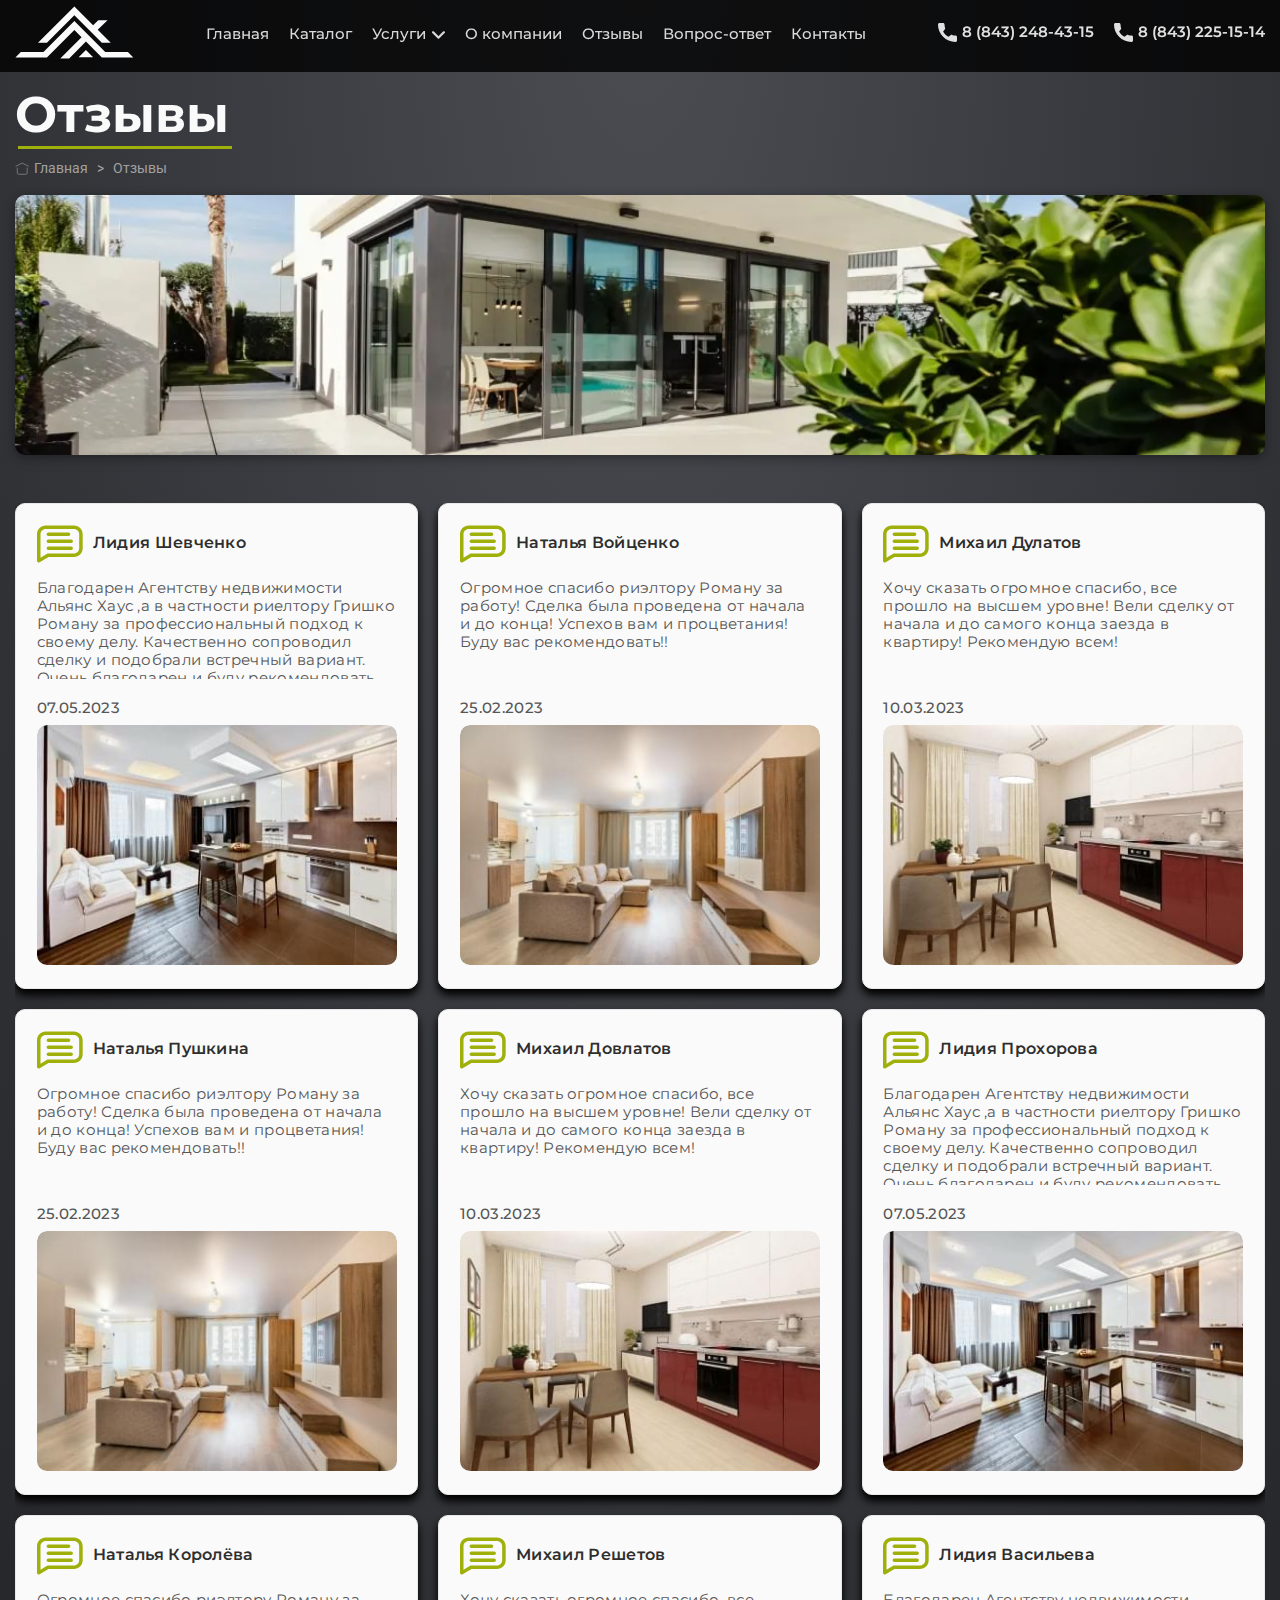
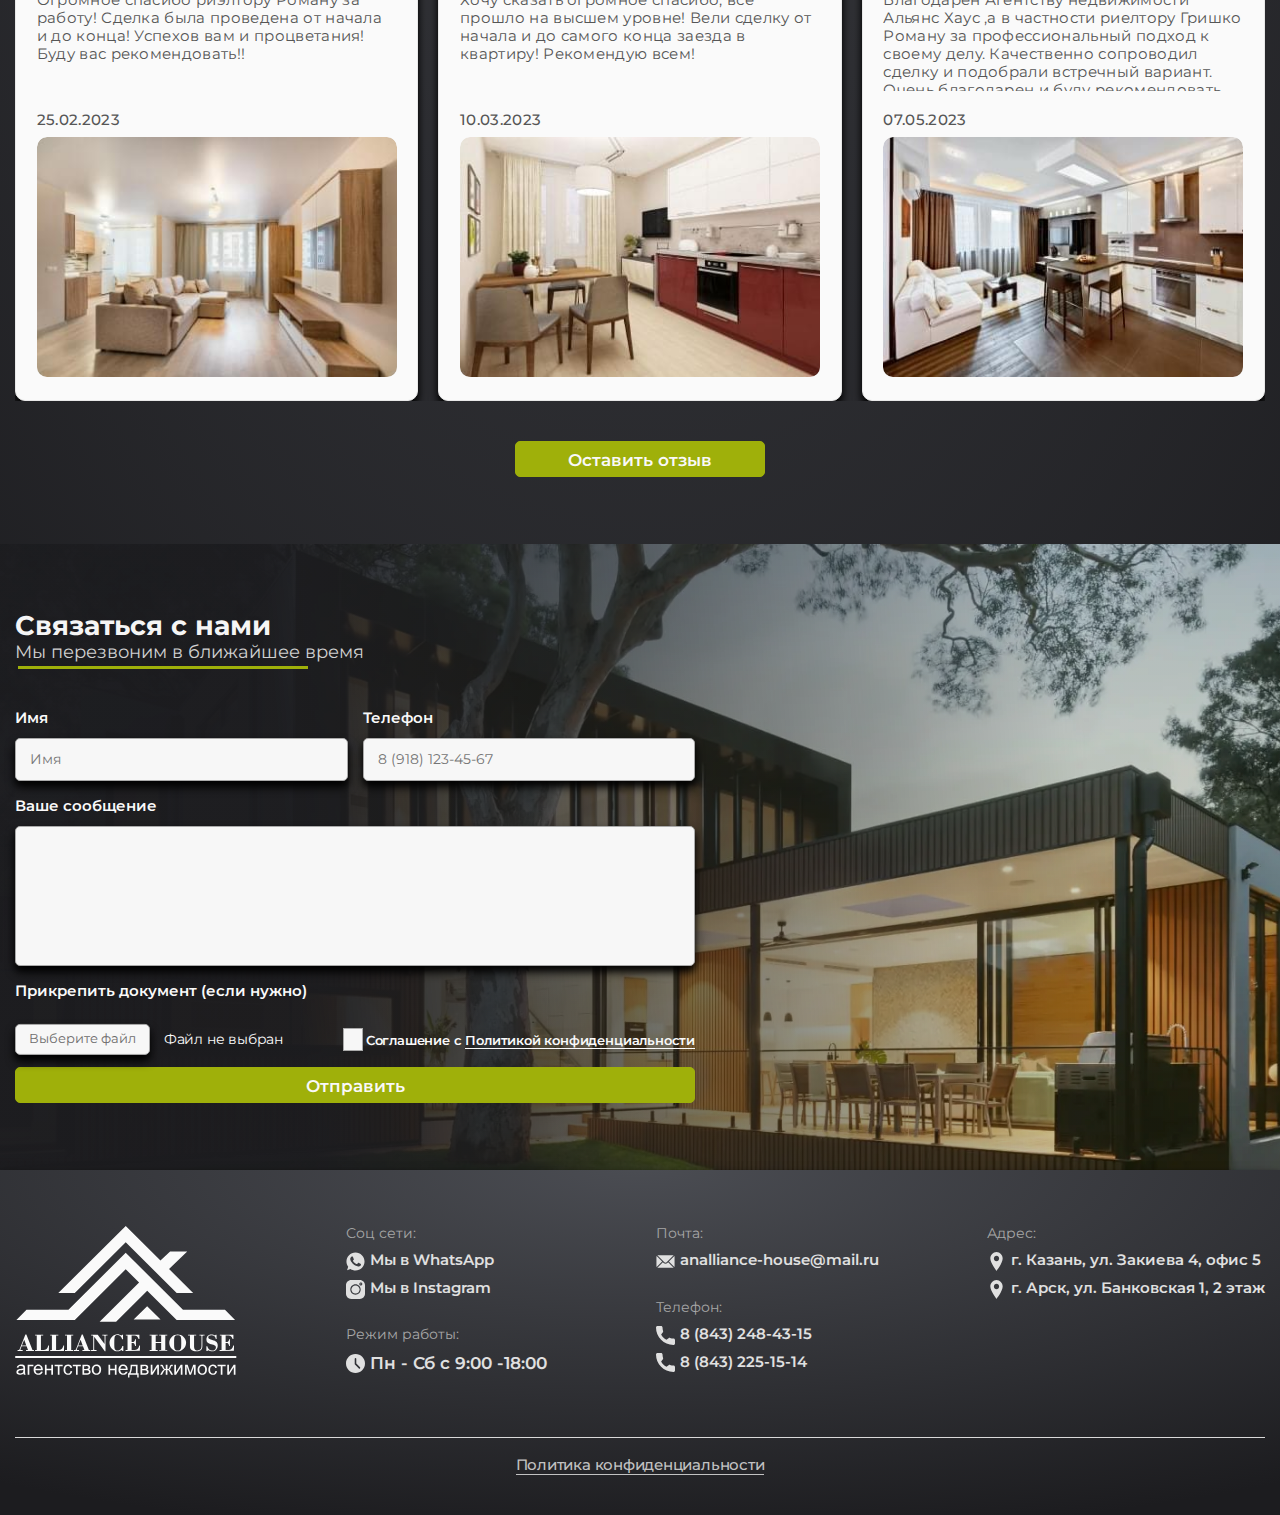
<file: testimonials.html>
<!DOCTYPE html><html lang="ru"><head><meta charset="UTF-8"><meta http-equiv="X-UA-Compatible" content="IE=edge"><meta name="viewport" content="width=device-width,initial-scale=1"><meta name="keywords" content="купить дом, строительство домов, проекты домов, купить двухэтажный дом, оформить ипотеку для дома"><meta name="description" content="Агентство недвижимости Альянс Хаус, купля-продажа домов и земельных участков, строительство домов, содействие в одобрении ипотеки"><link rel="stylesheet" type="text/css" href="./css/style.min.css?_v=20230806205411"><link rel="icon" href="./img/favicons/favicon.svg" sizes="any" type="image/svg+xml"><title>Альянс Хаус</title></head><body class="body"><div class="wrapper"><!-- nav start --><nav class="nav"><div class="container"><div class="nav__inner flex--space-between--center"><a class="logo" href="./index.html"><svg class="logo-icon nav__logo-icon"><use xlink:href="img/svg-sprites/logo-icons.svg#logo"></use></svg></a><ul class="menu nav__menu-list flex--space-between--center"><li class="menu-item"><a class="menu-link" href="./index.html">Главная</a></li><li class="menu-item"><a class="menu-link" href="./catalog.html">Каталог</a></li><li class="menu-item nav__menu-services"><div class="nav__menu-dropdown flex--center" tabindex="0" style="outline: none"><p class="nav__menu-link--text">Услуги</p><svg class="nav__menu-link--icon"><use xlink:href="img/svg-sprites/interactive-icons.svg#arrow-dropdown"></use></svg></div><ul class="nav__menu-services--list card-base none flex--column"><li class="nav__menu-services--item"><a class="menu-link nav__menu-link nav__menu-services-link" href="#!">Строительство</a></li><li class="nav__menu-services--item"><a class="menu-link nav__menu-link nav__menu-services-link" href="#!">Продажа готовой недвижимости</a></li><li class="nav__menu-services--item"><a class="menu-link nav__menu-link nav__menu-services-link" href="#!">Содействие в одобрении ипотеки</a></li><li class="nav__menu-services--item"><a class="menu-link nav__menu-link nav__menu-services-link" href="#!">Дизайнерские работы</a></li><li class="nav__menu-services--item"><a class="menu-link nav__menu-link nav__menu-services-link" href="#!">Выполненные работы</a></li></ul></li><li class="menu-item"><a class="menu-link" href="./about.html">О компании</a></li><li class="menu-item"><a class="menu-link" href="./testimonials.html">Отзывы</a></li><li class="menu-item"><a class="menu-link" href="./questions.html">Вопрос-ответ</a></li><li class="menu-item"><a class="menu-link" href="./contacts.html">Контакты</a></li></ul><ul class="contact-list nav__contact-list flex--center"><li class="contact-item"><a class="contact-link nav__contact-link flex--center" href="tel:+78432484315"><svg class="contact-icon"><use xlink:href="img/svg-sprites/soc-icons.svg#phone"></use></svg><p class="contact-text">8 (843) 248-43-15</p></a></li><li class="contact-item"><a class="contact-link nav__contact-link flex--center" href="tel:+78432251514"><svg class="contact-icon"><use xlink:href="img/svg-sprites/soc-icons.svg#phone"></use></svg><p class="contact-text">8 (843) 225-15-14</p></a></li></ul><div class="burger nav__burger"><span></span></div></div></div></nav><!-- nav end --><main class="main"><section class="section testimonials-header"><div class="container"><div class="testimonials-header__inner"><h1 class="section-title">Отзывы</h1><div class="breadcrumbs flex--center"><svg class="breadcrumbs-icon"><use xlink:href="img/svg-sprites/interactive-icons.svg#home" xmlns="http://www.w3.org/2000/svg" xmlns:xlink="http://www.w3.org/1999/xlink"></use></svg><p class="breadcrumbs-text">Главная &nbsp; > &nbsp; Отзывы</p></div><div class="section-image testimonials-header__section-image"></div></div></div></section><!-- testimonials-main start --><div class="testimonials-main"><div class="container"><div class="testimonials-main__inner"><div class="testimonials-main__wrapper testimonials-main__slider flex--center"><section class="testimonials-item testimonials-main__slider-item light__card-base flex--column"><div class="testimonials-info"><div class="testimonials__info-top flex--center"><svg class="testimonials-icon"><use xlink:href="img/svg-sprites/interactive-icons.svg#testimonial"></use></svg><h5 class="block-text">Лидия Шевченко</h5></div><p class="testimonials-text">Благодарен Агентству недвижимости Альянс Хаус ,а в частности риелтору Гришко Роману за профессиональный подход к своему делу. Качественно сопроводил сделку и подобрали встречный вариант. Очень благодарен и буду рекомендовать вас. Отличная компания, квалифицированные специалисты.</p><span class="testimonials-text">07.05.2023</span></div><div class="testimonials-image--box"><img class="testimonials-image" src="img/sections-image/testimonials/Lydia-Shevchenko's-house.jpg" alt=""></div></section><section class="testimonials-item testimonials-main__slider-item light__card-base flex--column"><div class="testimonials-info"><div class="testimonials__info-top flex--center"><svg class="testimonials-icon"><use xlink:href="img/svg-sprites/interactive-icons.svg#testimonial"></use></svg><h5 class="block-text">Наталья Войценко</h5></div><p class="testimonials-text">Огромное спасибо риэлтору Роману за работу! Сделка была проведена от начала и до конца! Успехов вам и процветания! Буду вас рекомендовать!!</p><span class="testimonials-text">25.02.2023</span></div><div class="testimonials-image--box"><img class="testimonials-image" src="img/sections-image/testimonials/Natalia-Voytsenko's-house.jpg" alt=""></div></section><section class="testimonials-item testimonials-main__slider-item light__card-base flex--column"><div class="testimonials-info"><div class="testimonials__info-top flex--center"><svg class="testimonials-icon"><use xlink:href="img/svg-sprites/interactive-icons.svg#testimonial"></use></svg><h5 class="block-text">Михаил Дулатов</h5></div><p class="testimonials-text">Хочу сказать огромное спасибо, все прошло на высшем уровне! Вели сделку от начала и до самого конца заезда в квартиру! Рекомендую всем!</p><span class="testimonials-text">10.03.2023</span></div><div class="testimonials-image--box"><img class="testimonials-image" src="img/sections-image/testimonials/Mikhail-Dulatov's-house.jpg" alt=""></div></section><section class="testimonials-item testimonials-main__slider-item light__card-base flex--column" id="4"><div class="testimonials-info"><div class="testimonials__info-top flex--center"><svg class="testimonials-icon"><use xlink:href="img/svg-sprites/interactive-icons.svg#testimonial"></use></svg><h5 class="block-text">Наталья Пушкина</h5></div><p class="testimonials-text">Огромное спасибо риэлтору Роману за работу! Сделка была проведена от начала и до конца! Успехов вам и процветания! Буду вас рекомендовать!!</p><span class="testimonials-text">25.02.2023</span></div><div class="testimonials-image--box"><img class="testimonials-image" src="img/sections-image/testimonials/Natalia-Voytsenko's-house.jpg" alt=""></div></section><section class="testimonials-item testimonials-main__slider-item light__card-base flex--column" id="5"><div class="testimonials-info"><div class="testimonials__info-top flex--center"><svg class="testimonials-icon"><use xlink:href="img/svg-sprites/interactive-icons.svg#testimonial"></use></svg><h5 class="block-text">Михаил Довлатов</h5></div><p class="testimonials-text">Хочу сказать огромное спасибо, все прошло на высшем уровне! Вели сделку от начала и до самого конца заезда в квартиру! Рекомендую всем!</p><span class="testimonials-text">10.03.2023</span></div><div class="testimonials-image--box"><img class="testimonials-image" src="img/sections-image/testimonials/Mikhail-Dulatov's-house.jpg" alt=""></div></section><section class="testimonials-item testimonials-main__slider-item light__card-base flex--column" id="6"><div class="testimonials-info"><div class="testimonials__info-top flex--center"><svg class="testimonials-icon"><use xlink:href="img/svg-sprites/interactive-icons.svg#testimonial"></use></svg><h5 class="block-text">Лидия Прохорова</h5></div><p class="testimonials-text">Благодарен Агентству недвижимости Альянс Хаус ,а в частности риелтору Гришко Роману за профессиональный подход к своему делу. Качественно сопроводил сделку и подобрали встречный вариант. Очень благодарен и буду рекомендовать вас. Отличная компания, квалифицированные специалисты.</p><span class="testimonials-text">07.05.2023</span></div><div class="testimonials-image--box"><img class="testimonials-image" src="img/sections-image/testimonials/Lydia-Shevchenko's-house.jpg" alt=""></div></section><section class="testimonials-item testimonials-main__slider-item light__card-base flex--column" id="7"><div class="testimonials-info"><div class="testimonials__info-top flex--center"><svg class="testimonials-icon"><use xlink:href="img/svg-sprites/interactive-icons.svg#testimonial"></use></svg><h5 class="block-text">Наталья Королёва</h5></div><p class="testimonials-text">Огромное спасибо риэлтору Роману за работу! Сделка была проведена от начала и до конца! Успехов вам и процветания! Буду вас рекомендовать!!</p><span class="testimonials-text">25.02.2023</span></div><div class="testimonials-image--box"><img class="testimonials-image" src="img/sections-image/testimonials/Natalia-Voytsenko's-house.jpg" alt=""></div></section><section class="testimonials-item testimonials-main__slider-item light__card-base flex--column" id="8"><div class="testimonials-info"><div class="testimonials__info-top flex--center"><svg class="testimonials-icon"><use xlink:href="img/svg-sprites/interactive-icons.svg#testimonial"></use></svg><h5 class="block-text">Михаил Решетов</h5></div><p class="testimonials-text">Хочу сказать огромное спасибо, все прошло на высшем уровне! Вели сделку от начала и до самого конца заезда в квартиру! Рекомендую всем!</p><span class="testimonials-text">10.03.2023</span></div><div class="testimonials-image--box"><img class="testimonials-image" src="img/sections-image/testimonials/Mikhail-Dulatov's-house.jpg" alt=""></div></section><section class="testimonials-item testimonials-main__slider-item light__card-base flex--column" id="9"><div class="testimonials-info"><div class="testimonials__info-top flex--center"><svg class="testimonials-icon"><use xlink:href="img/svg-sprites/interactive-icons.svg#testimonial"></use></svg><h5 class="block-text">Лидия Васильева</h5></div><p class="testimonials-text">Благодарен Агентству недвижимости Альянс Хаус ,а в частности риелтору Гришко Роману за профессиональный подход к своему делу. Качественно сопроводил сделку и подобрали встречный вариант. Очень благодарен и буду рекомендовать вас. Отличная компания, квалифицированные специалисты.</p><span class="testimonials-text">07.05.2023</span></div><div class="testimonials-image--box"><img class="testimonials-image" src="img/sections-image/testimonials/Lydia-Shevchenko's-house.jpg" alt=""></div></section></div><div class="testimonials__buttons flex--column--center"><div class="slider-buttons testimonials-main__slider-buttons"><button class="slider-button--box slider-button--prev testimonials-main__button--prev"><svg class="button-arrow button-arrow--prev"><use xlink:href="img/svg-sprites/interactive-icons.svg#slider-arrow-left"></use></svg></button> <button class="slider-button--box slider-button--next testimonials-main__button--next"><svg class="button-arrow button-arrow--next"><use xlink:href="img/svg-sprites/interactive-icons.svg#slider-arrow-right"></use></svg></button></div><button class="button flex--center--center" type="button">Оставить отзыв</button></div></div></div></div><!-- testimonials-main end --><!-- contact-us start --><section class="contact-us" id="contact-us"><div class="container"><div class="contact-us__inner"><div class="title-box"><h3 class="block-title">Связаться с нами</h3><p class="subtitle contact-us-subtitle">Мы перезвоним в ближайшее время</p></div><form class="form form__contact-us flex--column" action="#" enctype="multipart/form-data"><div class="form__list flex--center"><div class="form__item flex--column"><label class="form__label" for="formName">Имя</label> <input class="form__input form__required" id="formName" type="text" name="name" placeholder="Имя" required></div><div class="form__item flex--column"><label class="form__label" for="formPhone">Телефон</label> <input class="form__input form__input-tel form__required" id="formPhone" type="tel" name="phone" placeholder="8 (918) 123-45-67" required></div></div><div class="form__item flex--column"><label class="form__label" for="formTextarea">Ваше сообщение</label> <textarea class="form__input form__textarea form__required" name="message" id="formTextarea" cols="30" rows="10" required></textarea></div><div class="form__list flex--column"><div class="form__label">Прикрепить документ (если нужно)</div><div class="form__list flex--space-between--center"><div class="form__item-file--box"><div class="input__file-pseudobutton flex--center--center" tabindex="0">Выберите файл</div><input class="form__input-file" id="formFile" name="file" type="file" accept=".txt, .text, .log, .doc, .docx" multiple="multiple"> <label class="form__label-file" for="formFile">Файл не выбран</label></div><div class="form-item-checkbox"><input class="form__input-checkbox form__required" id="formCheckbox" type="checkbox" name="formPolicy" required> <label class="form__label form__label-checkbox" for="formCheckbox">Соглашение с <a class="policy-link form__policy-link" href="./policy.html">Политикой конфиденциальности</a></label></div></div></div><button class="button flex--center--center form__contact-us--button" formenctype="multipart/form-data" type="submit">Отправить</button></form></div></div></section><!-- contact-us end --></main><!-- footer start --><footer class="footer"><div class="container"><div class="footer__inner"><nav class="footer__menu footer__menu-desctop flex--space-between"><svg class="logo footer__logo-desctop"><use xlink:href="img/svg-sprites/logo-icons.svg#logo-name"></use></svg><div class="footer__contact flex--column"><article class="footer__contact-social"><h6 class="contact-supratitle">Соц сети:</h6><ul class="contact-list flex--column"><li class="contact-item"><a class="contact-link footer__contact-link flex--center" href="https://wa.me/+79046554522?text=%D0%97%D0%B4%D1%80%D0%B0%D0%B2%D1%81%D1%82%D0%B2%D1%83%D0%B9%D1%82%D0%B5%21%20%D0%9C%D0%B5%D0%BD%D1%8F%20%D0%B8%D0%BD%D1%82%D0%B5%D1%80%D0%B5%D1%81%D1%83%D0%B5%D1%82%20..."><svg class="contact-icon"><use xlink:href="img/svg-sprites/soc-icons.svg#wathsapp"></use></svg><p class="contact-text">Мы в WhatsApp</p></a></li><li class="contact-item"><a class="contact-link footer__contact-link flex--center" href="https://www.instagram.com/an_alliance_house/"><svg class="contact-icon"><use xlink:href="img/svg-sprites/soc-icons.svg#instagram"></use></svg><p class="contact-text">Мы в Instagram</p></a></li></ul></article><article class="footer__contact-working"><h6 class="contact-supratitle">Режим работы:</h6><ul class="contact-list flex--column"><li class="contact-item"><div class="contact-link--working flex--center"><svg class="contact-icon"><use xlink:href="img/svg-sprites/soc-icons.svg#clock"></use></svg><p class="contact-text">Пн - Сб с 9:00 -18:00</p></div></li></ul></article></div><div class="footer__contact flex--column"><article class="footer__contact-email"><h6 class="contact-supratitle">Почта:</h6><ul class="contact-list flex--column"><li class="contact-item"><a class="contact-link footer__contact-link flex--center" href="mailto:analliance-house@mail.ru"><svg class="contact-icon"><use xlink:href="img/svg-sprites/soc-icons.svg#email"></use></svg><p class="contact-text">analliance-house@mail.ru</p></a></li></ul></article><article class="footer__contact-phone"><h6 class="contact-supratitle">Телефон:</h6><ul class="contact-list flex--column"><li class="contact-item"><a class="contact-link footer__contact-link flex--center" href="tel:+78432484315"><svg class="contact-icon"><use xlink:href="img/svg-sprites/soc-icons.svg#phone"></use></svg><p class="contact-text">8 (843) 248-43-15</p></a></li><li class="contact-item"><a class="contact-link footer__contact-link flex--center" href="tel:+78432251514"><svg class="contact-icon"><use xlink:href="img/svg-sprites/soc-icons.svg#phone"></use></svg><p class="contact-text">8 (843) 225-15-14</p></a></li></ul></article></div><div class="footer__contact"><article class="footer__contact-address"><h6 class="contact-supratitle">Адрес:</h6><ul class="contact-list flex--column"><li class="contact-item"><a class="contact-link footer__contact-link flex--center" href="https://yandex.ru/maps/?um=constructor%3A7336e6238d2d4a2a652ada4c8de4228658c549a00203623488dabab6348fb0db&amp;source=constructorLink"><svg class="contact-icon"><use xlink:href="img/svg-sprites/soc-icons.svg#map"></use></svg><p class="contact-text">г. Казань, ул. Закиева 4, офис 5</p></a></li><li class="contact-item"><a class="contact-link footer__contact-link flex--center" href="https://yandex.ru/maps/?um=constructor%3A84429fc40326153a21b4247e981e483de0de5d441b1b1723a32a3283c6d32365&amp;source=constructorLink"><svg class="contact-icon"><use xlink:href="img/svg-sprites/soc-icons.svg#map"></use></svg><p class="contact-text">г. Арск, ул. Банковская 1, 2 этаж</p></a></li></ul></article></div></nav><nav class="footer__menu footer__menu-mobail flex--column"><div class="footer__top flex--space-between--center"><svg class="logo footer__logo-mobail"><use xlink:href="img/svg-sprites/logo-icons.svg#logo-name"></use></svg><div class="footer__contact footer__contact-mobail flex--column"><article class="footer__contact-phone"><h6 class="contact-supratitle none">Телефон:</h6><ul class="contact-list footer__contact-list flex--space-between--center"><li class="contact-item"><a class="contact-link footer__contact-link flex--center" href="tel:+78432484315"><svg class="contact-icon"><use xlink:href="img/svg-sprites/soc-icons.svg#phone"></use></svg><p class="contact-text">8 (843) 248-43-15</p></a></li><li class="contact-item"><a class="contact-link footer__contact-link flex--center" href="tel:+78432251514"><svg class="contact-icon"><use xlink:href="img/svg-sprites/soc-icons.svg#phone"></use></svg><p class="contact-text">8 (843) 225-15-14</p></a></li></ul></article><article class="footer__contact-social"><h6 class="contact-supratitle none">Соц сети:</h6><ul class="contact-list footer__contact-list flex--space-between"><li class="contact-item"><a class="contact-link footer__contact-link flex--center" href="https://wa.me/+79046554522?text=%D0%97%D0%B4%D1%80%D0%B0%D0%B2%D1%81%D1%82%D0%B2%D1%83%D0%B9%D1%82%D0%B5%21%20%D0%9C%D0%B5%D0%BD%D1%8F%20%D0%B8%D0%BD%D1%82%D0%B5%D1%80%D0%B5%D1%81%D1%83%D0%B5%D1%82%20..."><svg class="contact-icon"><use xlink:href="img/svg-sprites/soc-icons.svg#wathsapp"></use></svg><p class="contact-text">Мы в WhatsApp</p></a></li><li class="contact-item"><a class="contact-link footer__contact-link flex--center" href="https://www.instagram.com/an_alliance_house/"><svg class="contact-icon"><use xlink:href="img/svg-sprites/soc-icons.svg#instagram"></use></svg><p class="contact-text">Мы в Instagram</p></a></li></ul></article></div></div><div class="footer__contact footer__contact-mobail flex--column--center"><article class="contact-working"><h6 class="contact-supratitle none">Режим работы:</h6><ul class="contact-list"><li class="contact-item"><div class="contact-link--working flex--center"><svg class="contact-icon"><use xlink:href="img/svg-sprites/soc-icons.svg#clock"></use></svg><p class="contact-text">Пн - Сб с 9:00 -18:00</p></div></li></ul></article><article class="contact-email"><h6 class="contact-supratitle none">Почта:</h6><ul class="contact-list"><li class="contact-item"><a class="contact-link footer__contact-link flex--center" href="mailto:analliance-house@mail.ru"><svg class="contact-icon"><use xlink:href="img/svg-sprites/soc-icons.svg#email"></use></svg><p class="contact-text">analliance-house@mail.ru</p></a></li></ul></article><article class="contact-address"><h6 class="contact-supratitle none">Адрес:</h6><ul class="contact-list flex--column"><li class="contact-item"><a class="contact-link footer__contact-link flex--center" href="https://yandex.ru/maps/?um=constructor%3A7336e6238d2d4a2a652ada4c8de4228658c549a00203623488dabab6348fb0db&amp;source=constructorLink"><svg class="contact-icon"><use xlink:href="img/svg-sprites/soc-icons.svg#map"></use></svg><p class="contact-text">г. Казань, ул. Закиева 4, офис 5</p></a></li><li class="contact-item"><a class="contact-link footer__contact-link flex--center" href="https://yandex.ru/maps/?um=constructor%3A84429fc40326153a21b4247e981e483de0de5d441b1b1723a32a3283c6d32365&amp;source=constructorLink"><svg class="contact-icon"><use xlink:href="img/svg-sprites/soc-icons.svg#map"></use></svg><p class="contact-text">г. Арск, ул. Банковская 1, 2 этаж</p></a></li></ul></article></div></nav><div class="footer__policy"><a class="policy-link footer__policy-link" href="./policy.html">Политика конфиденциальности</a></div></div></div></footer><!-- footer end --></div><script src="./js/app.min.js?_v=20230806205411"></script></body></html>
</file>
<file: css/style.min.css>
@import url('https://fonts.googleapis.com/css2?family=Montserrat:wght@400; 500;600;700&family=Playfair+Display+SC:wght@400;900&family=Roboto:wght@400;500;700&display=swap');.card-base{background:radial-gradient(93.74% 109.67% at 50% -2%,#4b4d53 0,#1c1c1f 100%);border-radius:10px;overflow:hidden}.map,.section-image{box-shadow:0 4px 14px rgba(0,0,0,.15),0 2px 9px rgba(0,0,0,.25);border-radius:10px;background-color:#cbcbcb}.button{height:36px;font-weight:600;color:#f9f8f8;background:#9fb00a;border:1px solid #9fb00a;border-radius:5px;text-align:center;transition:background .3s ease}.button:focus,.button:hover{background:rgba(0,0,0,0)}.block-link{display:flex;align-items:center;-moz-column-gap:15px;column-gap:15px;font-weight:600;color:#fafafa;transition:color .3s ease}.block-link:focus,.block-link:hover{color:#9fb00a}.form__input,.form__textarea,.input__file-pseudobutton{padding:8px 14px;background:#f7f7f7;color:#141414;border:1px solid #aaa;box-shadow:0 6px 10px rgba(0,0,0,.99),0 4px 4px rgba(0,0,0,.25);border-radius:5px;transition:box-shadow .3s ease}.form__input:focus,.form__textarea:focus,.input__file-pseudobutton:focus{box-shadow:0 0 1px 2px #9fb00a}.light__card-base,.questions__wrapper-item{background:#fafafa;border:1px solid #e8e8e8;box-shadow:0 6px 10px rgba(0,0,0,.99),0 4px 4px rgba(0,0,0,.25);border-radius:10px}*,::after,::before{padding:0;margin:0;box-sizing:border-box}a:not([class]),a[class]{text-decoration:none;font-family:inherit;outline:0;cursor:pointer}button,input,select,textarea{font-family:inherit;font-size:inherit;color:inherit;outline:0;border:none;background:rgba(0,0,0,0);box-shadow:none}button,input[type=submit]{cursor:pointer}h1,h2,h3,h4,h5,h6,p,span{font-family:inherit;font-weight:inherit;color:inherit}ul{list-style-type:none}ul{display:inline-flex}img,svg{max-width:100%;height:auto}svg{fill:currentColor}.flex--space-between{display:flex;justify-content:space-between}.flex--space-between--center{display:flex;justify-content:space-between;align-items:center}.flex--space-between--end{display:flex;justify-content:space-between;align-items:flex-end}.flex--center{display:flex;align-items:center}.flex--end{display:flex;align-items:flex-end}.flex--jc-center--end{display:flex;justify-content:center;align-items:end}.flex--center--center{display:flex;justify-content:center;align-items:center}.flex--column--center{display:flex;flex-direction:column;align-items:center}.flex--column--jc-end{display:flex;flex-direction:column;justify-content:end}.flex--column{display:flex;flex-direction:column}.flex--jc-center--start{display:flex;justify-content:center;align-items:flex-start}body,html{height:100%}.body{position:relative;font-family:Montserrat,Arial,sans-serif;font-weight:400;color:#e0e0e0;line-height:1}.wrapper{max-width:1920px;margin:0 auto;display:flex;flex-direction:column;justify-content:space-between;scroll-behavior:smooth}.container{max-width:1310px;margin:0 auto;padding:0 15px}.scroll-hidden{overflow-y:hidden}.none{display:none}.hidden{visibility:hidden}.nav{position:fixed;top:0;left:0;width:100%;padding:5px 0 9px;background:rgba(0,0,0,.8);z-index:2}.logo{color:#fafafa;transition:color .3s ease-in-out}.logo:focus,.logo:hover{color:#9fb00a}.nav__menu-list{-moz-column-gap:20px;column-gap:20px}.menu-link,.nav__menu-dropdown{font-weight:500;line-height:1.25;color:#d9d9d9;transition:color .3s ease}.menu-link:focus,.menu-link:hover,.nav__menu-dropdown:focus,.nav__menu-dropdown:hover{color:#9fb00a}.nav__menu-dropdown{cursor:pointer}.nav__menu-link--icon{margin-top:3px;margin-left:6px;width:13px;height:19px;fill:currentColor}.nav__menu-services{position:relative;display:block}.nav__menu-services--list{position:absolute;left:0;top:calc(100% + 10px);width:320px;height:auto;padding:11px 14px 17px 16px;row-gap:14px}.nav__menu-services-link{width:100%;font-weight:500;line-height:20px;color:#fafafa;transition:color .3s ease}.nav__menu-services-link:hover{color:#9fb00a}.nav__contact-list{-moz-column-gap:20px;column-gap:20px}.contact-link{display:inline-flex;font-weight:600;line-height:1.222;gap:5px;color:#e0e0e0;transition:color .3s ease}.contact-link:focus,.contact-link:hover{color:#9fb00a}.burger{position:relative;width:37px;height:26px;cursor:pointer}.burger span,.burger:after,.burger:before{position:absolute;content:"";left:0;width:100%;height:4px;background:#fafafa;border-radius:5px;transition:all .2s ease}.burger:before{top:0}.burger:after{width:29px;bottom:0}.burger span{top:50%;transform:translateY(-50%)}.burger.active::before{transform:rotate(45deg);top:11px}.burger.active::after{width:37px;transform:rotate(-45deg);bottom:11px}.burger.active span{transform:scale(0)}.nav__burger{display:none}.nav__mobail-menu{display:none}.no-webp .header{background:linear-gradient(68.44deg,rgba(0,23,36,.77) 16.41%,rgba(0,0,0,0) 50.39%),linear-gradient(101.96deg,rgba(1,53,83,.44) 2.6%,rgba(0,0,0,0) 94.37%),url(../img/bg/hedaer-bg.jpg) center/cover no-repeat}.header{padding-bottom:50px}.header__inner{max-width:650px}.header__ihfo-supratitle{display:block;font-weight:400;line-height:1.208}.header__info-title{display:inline-block;margin-bottom:22px;font-weight:700;line-height:1.215;position:relative}.header__info-title::after{position:absolute;content:"";left:3px;bottom:-7px;width:89.72%;height:3px;background:#9fb00a;left:0}.header__info-text{margin-bottom:26px;line-height:1.219;font-weight:600}.header__info-item{gap:31px;flex-wrap:wrap}.header__button{flex:1;min-width:150px;max-width:250px}.header__block-link{padding:10px 12px}.header__block-link .block-link--icon{margin-top:4px;width:38px;height:16px}.header__contact{-moz-column-gap:20px;column-gap:20px;row-gap:10px;flex-wrap:wrap}.header__contact-link{color:#ececec}.main{background:radial-gradient(93.74% 109.67% at 50% -2%,#4b4d53 0,#1c1c1f 100%);box-shadow:0 6px 10px rgba(0,0,0,.99),0 4px 4px rgba(0,0,0,.25)}.no-webp .contact-us{background:linear-gradient(265.08deg,rgba(75,77,3,.23) 15.73%,rgba(28,28,31,.99) 76.41%),url(../img/bg/contact-us-bg.jpg) center/cover no-repeat}.contact-us .subtitle::after{position:absolute;content:"";left:3px;bottom:-6px;width:83%;height:3px;background:#9fb00a}.block-title{position:relative;font-weight:700;line-height:1.167;color:#f5f5f5}.subtitle{position:relative;display:inline-block;line-height:1.17;color:#d1d1d1}.contact-us-subtitle{margin-bottom:44px}.form{max-width:680px;row-gap:14px}.form__list{gap:15px;flex-wrap:wrap}.form__item{flex:1;min-width:290px}.form__label{margin-bottom:8px;font-weight:600;line-height:1.5;color:#fafafa}.form__input{line-height:1.714}.form__input:placeholder{color:#e0e0e0}.form__input.form__error{box-shadow:0 0 2px 2px red}.form__textarea{height:140px;resize:none}.form__item-file--box{min-width:270px;position:relative;display:flex;justify-content:end;align-items:center}.form__input-file{position:absolute;top:0;left:0;width:100%;height:100%;opacity:0;font-size:0;cursor:pointer}.form__input-file.form__error+.form__label-file{box-shadow:0 0 2px 2px red}.form__label-file{padding:2px;line-height:1.714;letter-spacing:-.015em;color:#fafafa;cursor:pointer;position:relative;transition:box-shadow .3s ease}.input__file-pseudobutton{position:absolute;top:50%;left:0;transform:translateY(-50%);width:50%;height:110%;padding:0;border:1px solid #aaa;color:#6d6c6c}.form__input-checkbox{opacity:0}.form__input-checkbox:focus+.form__label-checkbox::before{box-shadow:0 0 1px 2px #9fb00a}.form__input-checkbox:checked+.form__label-checkbox::after{transform:scale(1);border-color:#858b48}.form__input-checkbox.form__error+.form__label-checkbox::before{box-shadow:0 0 2px 2px red}.form__label-checkbox{position:relative;margin-left:5px;line-height:1.2;letter-spacing:-.015em;color:#fafafa;cursor:pointer}.form__label-checkbox::before{position:absolute;content:"";left:-23px;top:-4px;width:20px;height:23px;background:#f7f7f7;border:1px solid #aaa;transition:box-shadow .3s ease}.form__label-checkbox::after{position:absolute;content:"";left:-23px;top:-4px;width:20px;height:23px;color:#e0e0e0;border:2px solid transparent;background:url(../img/bg/checked-bg.svg) no-repeat center;transform:scale(0)}.form__policy-link{border-color:#fafafa;color:#fafafa}.policy__title{margin-bottom:23px;font-family:Roboto;font-weight:700;line-height:1.15;color:#fafafa}.policy__text{font-family:Roboto;font-weight:400;font-size:15px;line-height:1.1;color:#bebebe}.policy__text span{color:#fafafa}.policy__text+.policy__text{margin-top:8px}.section-title{margin-bottom:15px;padding:0;position:relative;display:inline-block;font-weight:700;font-size:55px;line-height:1.218;color:#fafafa}.questions .section-title::after{position:absolute;content:"";left:3px;bottom:-4px;width:57.5%;height:3px;background:#9fb00a}.breadcrumbs{font-family:Roboto;margin-bottom:18px}.breadcrumbs-icon{fill:none;stroke:#7c7c7c}.breadcrumbs-text{margin-left:4px;line-height:1.143;color:#a2a2a2}.section-image{width:100%;height:260px;overflow:hidden}.no-webp .questions__section-image{background:url(../img/sections-image/questions/question-desctop.jpg) center/cover no-repeat}.questions__wrapper-list{flex-wrap:wrap;gap:20px}.questions__wrapper-item{width:calc(50% - 10px);min-width:290px;cursor:pointer}.questions__wrapper-item.active .question_block-link,.questions__wrapper-item:hover .question_block-link{color:#9fb00a}.question-item{overflow:hidden}.question-item.active .block-answer{color:#333;padding-top:5px;padding-bottom:10px}.question-item.active .block-link--icon{transform:rotate(180deg)}.question_block-link{color:#141414;width:100%;min-height:74px;max-height:74px}.question_block-link.active{color:#9fb00a}.question_block-link .block-link--text{margin-right:15px}.question_block-link .block-link--icon_box{min-width:16px;height:19px}.question_block-link .block-link--icon{width:16px;height:19px;transition:transform .4s ease}.block-answer{width:100%;height:0;padding-right:15px;overflow-y:scroll;row-gap:5px;font-weight:500;color:transparent;transition:height .3s ease-in-out,color .4s ease-in-out,padding .4s ease-in-out}.block-answer--text::first-letter{margin-left:10px;font-weight:600}.article-link{color:#141414}.no-webp .contacts__section-image{background:url(../img/sections-image/contacts/contacts-desctop.jpg) center/cover no-repeat}.contacts .section-title::after{position:absolute;content:"";left:3px;bottom:-4px;width:80%;height:3px;background:#9fb00a}.contacts__menu{border-top:1px solid #fafafa;padding:30px 0;-moz-column-gap:70px;column-gap:70px;row-gap:20px;flex-wrap:wrap}.contact-list{row-gap:6px}.contacts__menu .contact-list{flex-wrap:wrap;-moz-column-gap:20px;column-gap:20px}.map-container{position:relative}.map-swithcer--container{position:absolute;top:16%;right:2%;border-radius:25px;background:#fafafa;border:2px solid #fcd394;box-shadow:0 6px 10px rgba(0,0,0,.99),0 4px 4px rgba(0,0,0,.25);cursor:pointer}.map-swithcer--container.active .map-switcher{left:50%;background:radial-gradient(45% 45% at 45% 26%,rgba(159,176,10,.5) 0,rgba(159,176,10,.9) 100%)}.map-switcher--box{position:relative;width:100%;height:100%}.map-switcher{position:absolute;top:50%;left:3%;transform:translateY(-50%);background:radial-gradient(45% 45% at 45% 26%,rgba(84,86,89,.5) 0,rgba(35,38,41,.5) 100%);border-radius:50%;box-shadow:inner 0 0 1px 1px #9fb00a;cursor:pointer;transition:.3s ease-in-out}.map-switcher--text{position:absolute;top:50%;transform:translateY(-50%);right:110%;padding-left:10px;background:url(../img/bg/text-container-bg.svg) center/cover no-repeat;border-top-left-radius:3px;border-bottom-left-radius:3px;color:#141414}.map{border:none;width:100%;pointer-events:none}.map.active{pointer-events:all}.about-header .section-title::after{position:absolute;content:"";left:3px;bottom:-4px;width:62%;height:3px;background:#9fb00a}.no-webp .about-header__section-image{background:url(../img/sections-image/about-header/about-header-desctop.jpg) center/cover no-repeat}.about{font-family:Roboto}.about__block-title{margin-bottom:35px}.about__block-title::after{position:absolute;content:"";left:3px;bottom:-14px;width:36%;height:3px;background:#9fb00a}.about__inner{flex-wrap:wrap}.about__inner-item{width:calc((100% - 70px)/ 2)}.about__info-supratitle{font-size:1.143;line-height:16px;color:#d5d5d5;text-transform:uppercase}.about__info-description{position:relative;margin-bottom:41px}.about__info-description:after{position:absolute;content:"";left:3px;bottom:-14px;width:36%;height:3px;background:#9fb00a}.block-text{line-height:1.2778;letter-spacing:.02em;color:#d5d5d5}.about__info-text{line-height:1.143;color:#b0b0b0}.about__images{margin-left:70px;display:flex;justify-content:end;position:relative}.about__image-main{border-radius:10px}.about__image-after{border-radius:10px;position:absolute}.switching-image{cursor:pointer;transition:box-shadow .3s ease}.switching-image:hover{box-shadow:0 0 4px 2px #e0e0e0}.switching-image.active{z-index:1}.departments__block-title{display:inline-block;margin-bottom:16px}.departments__block-title::after{position:absolute;content:"";left:3px;bottom:-4px;width:100%;height:3px;background:#9fb00a}.block-subtitle{font-weight:500;line-height:1.222;color:#a3a3a3}.departments__slider{width:100%;margin-top:40px;margin-bottom:30px}.departments__slider-list{width:100%;flex-wrap:wrap;gap:20px}.departments__slider-item{width:calc((100% - 40px)/ 3);display:inline-flex;position:relative;outline:0;transition:.3s ease}.departments__slider-item:focus .item-title,.departments__slider-item:hover .item-title{color:#fafafa}.departments__slider-item:focus .block-link,.departments__slider-item:hover .block-link{color:#9fb00a}.departments__slider-item:focus .departments__slider-image,.departments__slider-item:hover .departments__slider-image{transform:scale(1.1)}.departments__slider-item--big{width:calc(100% - 20px - (100% - 40px)/ 3)}.departments__slider-image{width:100%;height:100%;transition:transform .7s ease-in-out,opacity .4s ease-in-out}.departments__slider-info{position:absolute;left:20px;bottom:10px}.departments__slider-item.active .departments__block-text{height:135px;margin-top:15px;margin-bottom:10px;opacity:1}.departments__slider-item.active .block-link--icon{transform:rotate(0)}.departments__slider-item.active .departments__slider-image{opacity:.3}.departments__block-text{height:0;max-width:400px;overflow-y:auto;overflow-x:hidden;color:#fafafa;opacity:0;transition:margin-top .5s ease-in-out,margin-bottom .5s ease-in-out,opacity .6s ease-in-out,height .6s ease-in-out}.item-title{font-weight:700;line-height:1.2;color:#9fb00a;text-shadow:0 2px 5px rgba(0,0,0,.31);transition:color .3s ease}.departments__block-link{padding:10px 10px 10px 0;transition:transform .4s ease;cursor:pointer}.departments__block-link .block-link--icon{transform:rotate(180deg);transition:transform .4s ease}.departments__slider-buttons{display:none}.slider-button--box{padding:5px 10px;min-width:100px;transition:transform .4s ease,color .3s ease;color:#fafafa}.slider-button--box:hover{color:#9fb00a}.slider-button--next:hover{transform:translateX(6px)}.slider-button--prev:hover{transform:translateX(-6px)}.benefits__inner{width:100%;-moz-column-gap:23px;column-gap:23px}.benefits__info{width:30%}.benefits__info .block-title{margin-bottom:23px;text-align:center;display:inline-block}.benefits__cards{width:68%}.benefits__cards .item-title{margin-bottom:10px;color:#fafafa}.benefits__cards-top{margin-bottom:30px}.benefits__cards-top .block-title:after{position:absolute;content:"";left:3px;bottom:-10px;width:100%;height:3px;background:#9fb00a}.benefits__cards-logo{display:none}.benefits__cards-list{flex-wrap:wrap}.benefits__cards-item{width:calc((100% - 20px)/ 2);text-align:center}.benefits__cards-item p{font-weight:500;line-height:1.3;letter-spacing:.03em;color:#cecece}.cards-image--box{position:relative;z-index:1}.cards-image--decor{position:absolute;top:10%;right:60%;background-color:#9fb00a;border-radius:50%;opacity:.34;z-index:-1}.testimonials-block__top .block-title{display:inline-block;margin-bottom:10px}.testimonials-block__top .block-title::after{position:absolute;content:"";left:3px;bottom:-5px;width:120%;height:3px;background:#9fb00a}.testimonials__slider{width:100%;overflow:hidden}.testimonials-list{-moz-column-gap:20px;column-gap:20px}.testimonials__slider-list{align-self:start;min-width:100%}.testimonials-item{max-width:410px;min-width:235px;flex:1}.testimonials-item p{height:100px;margin-bottom:20px}.testimonials-item span{font-weight:500}.testimonials__info-top{margin-bottom:16px;-moz-column-gap:10px;column-gap:10px}.testimonials__info-top .block-text{color:#2e2e2e;font-weight:600}.testimonials-text{line-height:1.18;letter-spacing:.32px;color:#565656;overflow-y:auto;overflow-x:hidden}.testimonials-icon{width:46px;height:38px;color:#9fb00a}.testimonials-image--box{margin-top:8px;border-radius:10px;overflow:hidden}.testimonials-image{min-width:100%;min-height:160px;border-radius:10px}.testimonials__slider .block-link--icon{width:16px;height:19px}.testimonials__buttons{gap:20px}.testimonials__buttons .button{width:250px}.testimonials__button{background:rgba(0,0,0,0)}.testimonials__button:focus,.testimonials__button:hover{background:#9fb00a}.testimonials-header .section-title::after{position:absolute;content:"";left:3px;bottom:-3px;width:100%;height:3px;background:#9fb00a}.no-webp .testimonials-header__section-image{background:url(../img/sections-image/testimonials-header/testimonials-header-desctop.jpg) center/cover no-repeat}.testimonials-main__slider-buttons{display:none}.testimonials-main__wrapper{width:100%;margin-bottom:40px;flex-wrap:wrap;gap:20px;overflow:hidden}.testimonials-main__slider-item{min-width:308px}.footer{background:radial-gradient(93.74% 109.67% at 50% -2%,#4b4d53 0,#1c1c1f 100%);box-shadow:0 6px 10px rgba(0,0,0,.99),0 4px 4px rgba(0,0,0,.25)}.footer__inner{margin-bottom:40px}.footer__menu{border-bottom:1px solid #d9d9d9}.footer__menu-desctop{width:100%;padding-bottom:58px;gap:40px;flex-wrap:wrap}.footer__menu-desctop .footer__contact{row-gap:25px}.contact-supratitle{margin-bottom:11px;font-size:14px;line-height:16px;color:#a7a7a7}.contact-link--working{font-weight:600;line-height:1.222;gap:5px;margin-bottom:5px}.footer__policy{text-align:center}.policy-link{letter-spacing:-.015em;transition:color .3s ease,border-color .3s ease;border-bottom:1px solid;position:relative}.policy-link:focus,.policy-link:hover{color:#9fb00a;border-color:#9fb00a}.footer__policy-link{display:inline-block;font-weight:500;line-height:1.2;color:#c2c2c2;border-color:#c2c2c2}.footer__menu-mobail{display:none}.footer__contact-mobail,.footer__top{padding:15px 10px}.footer__top{margin-bottom:10px}.footer__contact-mobail:last-child{border-top:1px solid #d9d9d9}.footer__contact.footer__contact-mobail{row-gap:5px}@media (min-width:768px){.block-link{font-size:calc(16px + 2 * (100vw / 1920))}.body{font-size:calc(14px + 4 * (100vw / 1920))}.nav__logo-icon{width:calc(85px + 51 * (100vw / 1920))}.nav__logo-icon{height:calc(41px + 21 * (100vw / 1920))}.menu-link,.nav__menu-dropdown{font-size:calc(14px + 2 * (100vw / 1920))}.nav__menu-services-link{font-size:calc(14px + 2 * (100vw / 1920))}.contact-link{font-size:calc(14px + 4 * (100vw / 1920))}.nav__contact-link{font-size:calc(13px + 3 * (100vw / 1920))}.contact-icon{width:calc(17px + 3 * (100vw / 1920))}.contact-icon{height:calc(17px + 3 * (100vw / 1920))}.header{padding-top:calc(180px + 120 * (100vw / 1920))}.header__info{margin-bottom:calc(90px + 80 * (100vw / 1920))}.header__ihfo-supratitle{font-size:calc(16px + 8 * (100vw / 1920))}.header__info-title{font-size:calc(42px + 26 * (100vw / 1920))}.header__info-text{font-size:calc(14px + 4 * (100vw / 1920))}.button{font-size:calc(16px + 2 * (100vw / 1920))}.contact-us{padding-top:calc(40px + 40 * (100vw / 1920))}.contact-us{padding-bottom:calc(40px + 40 * (100vw / 1920))}.block-title{font-size:calc(22px + 8 * (100vw / 1920))}.subtitle{font-size:calc(14px + 6 * (100vw / 1920))}.form__label{font-size:calc(14px + 2 * (100vw / 1920))}.form__input{font-size:calc(13px + 2 * (100vw / 1920))}.form__label-file{font-size:calc(13px + 1 * (100vw / 1920))}.input__file-pseudobutton{font-size:calc(12px + 1 * (100vw / 1920))}.form__label-checkbox{font-size:calc(11px + 3 * (100vw / 1920))}.form__policy-link{font-size:calc(10px + 4 * (100vw / 1920))}.policy{padding-top:calc(80px + 53 * (100vw / 1920))}.policy{margin-bottom:calc(25px + 81 * (100vw / 1920))}.policy__title{font-size:calc(18px + 2 * (100vw / 1920))}.policy__text{font-size:calc(14px + 1 * (100vw / 1920))}.section{margin-top:calc(65px + 30 * (100vw / 1920))}.section{padding-bottom:calc(35px + 20 * (100vw / 1920))}.section-title{font-size:calc(30px + 30 * (100vw / 1920))}.breadcrumbs-icon{width:calc(14px + 2 * (100vw / 1920))}.breadcrumbs-icon{height:calc(12px + 2 * (100vw / 1920))}.breadcrumbs-text{font-size:calc(13px + 1 * (100vw / 1920))}.questions .section-image{margin-bottom:calc(43px + 35 * (100vw / 1920))}.questions__wrapper-item{padding-left:calc(10px + 15 * (100vw / 1920))}.questions__wrapper-item{padding-right:calc(10px + 15 * (100vw / 1920))}.question-item.active .block-answer{height:calc(270px + 230 * (100vw / 1920))}.map-swithcer--container{width:calc(48px + 20 * (100vw / 1920))}.map-swithcer--container{height:calc(26px + 10 * (100vw / 1920))}.map-switcher{width:calc(20px + 10 * (100vw / 1920))}.map-switcher{height:calc(20px + 10 * (100vw / 1920))}.map-switcher--text{width:calc(140px + 100 * (100vw / 1920))}.map-switcher--text{height:calc(20px + 10 * (100vw / 1920))}.map-switcher--text{font-size:calc(13px + 5 * (100vw / 1920))}.map{height:calc(330px + 190 * (100vw / 1920))}.about{padding-top:calc(30px + 40 * (100vw / 1920))}.about{margin-bottom:calc(5px + 65 * (100vw / 1920))}.about__info-box{gap:calc(10px + 10 * (100vw / 1920))}.block-text{font-size:calc(15px + 3 * (100vw / 1920))}.about__info-text{font-size:calc(13px + 2 * (100vw / 1920))}.about__images{margin-top:calc(300px + -250 * (100vw / 1920))}.about__image-main{width:calc(280px + 280 * (100vw / 1920))}.about__image-after{width:calc(280px + 280 * (100vw / 1920))}.about__image-after{bottom:calc(380px + -330 * (100vw / 1920))}.about__image-after{right:calc(70px + -20 * (100vw / 1920))}.block-subtitle{font-size:calc(14px + 4 * (100vw / 1920))}.departments__slider-item{height:calc(150px + 215 * (100vw / 1920))}.departments__block-text{font-size:calc(14px + 1 * (100vw / 1920))}.item-title{font-size:calc(16px + 6 * (100vw / 1920))}.departments__block-link{font-size:calc(14px + 4 * (100vw / 1920))}.departments__block-link .block-link--icon{width:calc(12px + 4 * (100vw / 1920))}.departments__block-link .block-link--icon{height:calc(16px + 3 * (100vw / 1920))}.button-arrow{width:calc(75px + 36 * (100vw / 1920))}.button-arrow{height:calc(14px + 5 * (100vw / 1920))}.benefits__info{row-gap:calc(134px + 42 * (100vw / 1920))}.benefit__info-logo{width:calc(165px + 106 * (100vw / 1920))}.benefit__info-logo{height:calc(111px + 72 * (100vw / 1920))}.benefits__cards .item-title{font-size:calc(12px + 8 * (100vw / 1920))}.benefits__cards-top .block-title{font-size:calc(18px + 7 * (100vw / 1920))}.benefits__cards-logo{width:calc(80px + 20 * (100vw / 1920))}.benefits__cards-logo{height:calc(55px + 70 * (100vw / 1920))}.benefits__cards-list{gap:calc(5px + 15 * (100vw / 1920))}.benefits__cards-item{height:calc(200px + 120 * (100vw / 1920))}.benefits__cards-item{padding-top:calc(15px + 10 * (100vw / 1920))}.benefits__cards-item{padding-left:calc(5px + 15 * (100vw / 1920))}.benefits__cards-item{padding-right:calc(5px + 15 * (100vw / 1920))}.benefits__cards-item p{font-size:calc(11px + 5 * (100vw / 1920))}.cards-image--box{width:calc(43px + 57 * (100vw / 1920))}.cards-image--box{height:calc(51px + 74 * (100vw / 1920))}.cards-image--decor{width:calc(35px + 45 * (100vw / 1920))}.cards-image--decor{height:calc(35px + 45 * (100vw / 1920))}.testimonials-block__top{margin-bottom:calc(15px + 20 * (100vw / 1920))}.testimonials__slider{margin-bottom:calc(24px + 43 * (100vw / 1920))}.testimonials-item{padding:calc(12px + 13 * (100vw / 1920))}.testimonials-item h5{font-size:calc(14px + 3 * (100vw / 1920))}.testimonials-text{font-size:calc(14px + 2 * (100vw / 1920))}.testimonials-main{padding-bottom:calc(40px + 40 * (100vw / 1920))}.footer__inner{padding-top:calc(5px + 75 * (100vw / 1920))}.footer__logo-desctop{width:calc(200px + 34 * (100vw / 1920))}.footer__logo-desctop{height:calc(140px + 20 * (100vw / 1920))}.footer__contact-link{font-size:calc(12px + 4 * (100vw / 1920))}.contact-link--working{font-size:calc(14px + 4 * (100vw / 1920))}.footer__policy{padding-top:calc(11px + 11 * (100vw / 1920))}.footer__policy-link{font-size:calc(13px + 3 * (100vw / 1920))}.footer__logo-mobail{width:calc(113px + 121 * (100vw / 1920))}.footer__logo-mobail{height:calc(77px + 83 * (100vw / 1920))}}@media (max-width:1268px){.nav__contact-list{flex-direction:column;row-gap:5px}}@media (max-width:1068px){.nav__burger{display:block}.nav__contact-list{flex-direction:row}.nav__menu-list{position:absolute;top:76px;right:-100%;width:100%;height:80px;padding:0 15px;box-shadow:0 -2px 1px 0 #d9d9d9;background:rgba(0,0,0,.8);transition:right .5s ease}.nav__menu-list.active{right:0;z-index:1}}@media (max-width:1068px)and (max-width:768px){.nav__menu-list{top:calc(57px + 32.3 * ((100vw - 320px)/ 1920))}}@media (max-width:998px){.testimonials-main__slider-item{min-width:235px}}@media (max-width:768px){.block-link{font-size:calc(16px + 3.4 * ((100vw - 320px)/ 1920))}.body{font-size:calc(14px + 6.8 * ((100vw - 320px)/ 1920))}.nav__logo-icon{width:calc(85px + 86.7 * ((100vw - 320px)/ 1920))}.nav__logo-icon{height:calc(41px + 35.7 * ((100vw - 320px)/ 1920))}.menu-link,.nav__menu-dropdown{font-size:calc(14px + 3.4 * ((100vw - 320px)/ 1920))}.nav__menu-services-link{font-size:calc(14px + 3.4 * ((100vw - 320px)/ 1920))}.contact-link{font-size:calc(14px + 6.8 * ((100vw - 320px)/ 1920))}.nav__contact-link{font-size:calc(13px + 5.1 * ((100vw - 320px)/ 1920))}.contact-icon{width:calc(17px + 5.1 * ((100vw - 320px)/ 1920))}.contact-icon{height:calc(17px + 5.1 * ((100vw - 320px)/ 1920))}.nav__contact-list{flex-direction:column}.nav .nav__menu-list{top:57px;right:-100%;height:100vh;padding:15px 15px 100px;flex-direction:column;justify-content:start;align-items:start;background:radial-gradient(93.74% 109.67% at 50% -2%,#4b4d53 0,#1c1c1f 100%);row-gap:15px;overflow-x:scroll}.nav .nav__menu-list.active{right:0}.nav__menu-services{display:flex;flex-direction:column;row-gap:20px}.nav__menu-services--list{position:sticky;width:100%;padding:5px 10px;height:auto;align-items:start;background:rgba(0,0,0,0);box-shadow:none}.header{padding-top:calc(180px + 204 * ((100vw - 320px)/ 1920))}.header__info{margin-bottom:calc(90px + 136 * ((100vw - 320px)/ 1920))}.header__ihfo-supratitle{font-size:calc(16px + 13.6 * ((100vw - 320px)/ 1920))}.header__info-title{font-size:calc(42px + 44.2 * ((100vw - 320px)/ 1920))}.header__info-text{font-size:calc(14px + 6.8 * ((100vw - 320px)/ 1920))}.button{font-size:calc(16px + 3.4 * ((100vw - 320px)/ 1920))}.header__info-item{gap:25px}.contact-us{padding-top:calc(40px + 68 * ((100vw - 320px)/ 1920))}.contact-us{padding-bottom:calc(40px + 68 * ((100vw - 320px)/ 1920))}.block-title{font-size:calc(22px + 13.6 * ((100vw - 320px)/ 1920))}.subtitle{font-size:calc(14px + 10.2 * ((100vw - 320px)/ 1920))}.form__label{font-size:calc(14px + 3.4 * ((100vw - 320px)/ 1920))}.form__input{font-size:calc(13px + 3.4 * ((100vw - 320px)/ 1920))}.form__label-file{font-size:calc(13px + 1.7 * ((100vw - 320px)/ 1920))}.input__file-pseudobutton{font-size:calc(12px + 1.7 * ((100vw - 320px)/ 1920))}.form__label-checkbox{font-size:calc(11px + 5.1 * ((100vw - 320px)/ 1920))}.form__policy-link{font-size:calc(10px + 6.8 * ((100vw - 320px)/ 1920))}.policy{padding-top:calc(80px + 90.1 * ((100vw - 320px)/ 1920))}.policy{margin-bottom:calc(25px + 137.7 * ((100vw - 320px)/ 1920))}.policy__title{font-size:calc(18px + 3.4 * ((100vw - 320px)/ 1920))}.policy__text{font-size:calc(14px + 1.7 * ((100vw - 320px)/ 1920))}.section{margin-top:calc(65px + 51 * ((100vw - 320px)/ 1920))}.section{padding-bottom:calc(35px + 34 * ((100vw - 320px)/ 1920))}.section-title{font-size:calc(30px + 51 * ((100vw - 320px)/ 1920))}.breadcrumbs-icon{width:calc(14px + 3.4 * ((100vw - 320px)/ 1920))}.breadcrumbs-icon{height:calc(12px + 3.4 * ((100vw - 320px)/ 1920))}.breadcrumbs-text{font-size:calc(13px + 1.7 * ((100vw - 320px)/ 1920))}.questions .section-image{margin-bottom:calc(43px + 59.5 * ((100vw - 320px)/ 1920))}.questions__wrapper-item{padding-left:calc(10px + 25.5 * ((100vw - 320px)/ 1920))}.questions__wrapper-item{padding-right:calc(10px + 25.5 * ((100vw - 320px)/ 1920))}.question-item.active .block-answer{height:calc(270px + 391 * ((100vw - 320px)/ 1920))}.no-webp .questions__section-image{background:url(../img/sections-image/questions/question-mobail.jpg) center/cover no-repeat}.questions__wrapper-item{width:96%}.map-swithcer--container{width:calc(48px + 34 * ((100vw - 320px)/ 1920))}.map-swithcer--container{height:calc(26px + 17 * ((100vw - 320px)/ 1920))}.map-switcher{width:calc(20px + 17 * ((100vw - 320px)/ 1920))}.map-switcher{height:calc(20px + 17 * ((100vw - 320px)/ 1920))}.map-switcher--text{width:calc(140px + 170 * ((100vw - 320px)/ 1920))}.map-switcher--text{height:calc(20px + 17 * ((100vw - 320px)/ 1920))}.map-switcher--text{font-size:calc(13px + 8.5 * ((100vw - 320px)/ 1920))}.map{height:calc(330px + 323 * ((100vw - 320px)/ 1920))}.no-webp .contacts__section-image{background:url(../img/sections-image/contacts/contacts-mobail.jpg) center/cover no-repeat}.about{padding-top:calc(30px + 68 * ((100vw - 320px)/ 1920))}.about{margin-bottom:calc(5px + 110.5 * ((100vw - 320px)/ 1920))}.about__info-box{gap:calc(10px + 17 * ((100vw - 320px)/ 1920))}.block-text{font-size:calc(15px + 5.1 * ((100vw - 320px)/ 1920))}.about__info-text{font-size:calc(13px + 3.4 * ((100vw - 320px)/ 1920))}.about__images{margin-top:calc(300px + -425 * ((100vw - 320px)/ 1920))}.about__image-main{width:calc(280px + 476 * ((100vw - 320px)/ 1920))}.about__image-after{width:calc(280px + 476 * ((100vw - 320px)/ 1920))}.about__image-after{bottom:calc(380px + -561 * ((100vw - 320px)/ 1920))}.about__image-after{right:calc(70px + -34 * ((100vw - 320px)/ 1920))}.about__inner-item{width:100%}.about__image-after{bottom:10%}.block-subtitle{font-size:calc(14px + 6.8 * ((100vw - 320px)/ 1920))}.departments__slider-item{height:calc(150px + 365.5 * ((100vw - 320px)/ 1920))}.departments__block-text{font-size:calc(14px + 1.7 * ((100vw - 320px)/ 1920))}.item-title{font-size:calc(16px + 10.2 * ((100vw - 320px)/ 1920))}.departments__block-link{font-size:calc(14px + 6.8 * ((100vw - 320px)/ 1920))}.departments__block-link .block-link--icon{width:calc(12px + 6.8 * ((100vw - 320px)/ 1920))}.departments__block-link .block-link--icon{height:calc(16px + 5.1 * ((100vw - 320px)/ 1920))}.button-arrow{width:calc(75px + 61.2 * ((100vw - 320px)/ 1920))}.button-arrow{height:calc(14px + 8.5 * ((100vw - 320px)/ 1920))}.departments__slider-list{height:100%;flex-wrap:nowrap;gap:0;overflow-x:hidden}.departments__slider-item{min-width:100%;height:100%}.departments__slider-image{-o-object-fit:cover;object-fit:cover}.departments__slider-buttons{display:flex}.benefits__info{row-gap:calc(134px + 71.4 * ((100vw - 320px)/ 1920))}.benefit__info-logo{width:calc(165px + 180.2 * ((100vw - 320px)/ 1920))}.benefit__info-logo{height:calc(111px + 122.4 * ((100vw - 320px)/ 1920))}.benefits__cards .item-title{font-size:calc(12px + 13.6 * ((100vw - 320px)/ 1920))}.benefits__cards-top .block-title{font-size:calc(18px + 11.9 * ((100vw - 320px)/ 1920))}.benefits__cards-logo{width:calc(80px + 34 * ((100vw - 320px)/ 1920))}.benefits__cards-logo{height:calc(55px + 119 * ((100vw - 320px)/ 1920))}.benefits__cards-list{gap:calc(5px + 25.5 * ((100vw - 320px)/ 1920))}.benefits__cards-item{height:calc(200px + 204 * ((100vw - 320px)/ 1920))}.benefits__cards-item{padding-top:calc(15px + 17 * ((100vw - 320px)/ 1920))}.benefits__cards-item{padding-left:calc(5px + 25.5 * ((100vw - 320px)/ 1920))}.benefits__cards-item{padding-right:calc(5px + 25.5 * ((100vw - 320px)/ 1920))}.benefits__cards-item p{font-size:calc(11px + 8.5 * ((100vw - 320px)/ 1920))}.cards-image--box{width:calc(43px + 96.9 * ((100vw - 320px)/ 1920))}.cards-image--box{height:calc(51px + 125.8 * ((100vw - 320px)/ 1920))}.cards-image--decor{width:calc(35px + 76.5 * ((100vw - 320px)/ 1920))}.cards-image--decor{height:calc(35px + 76.5 * ((100vw - 320px)/ 1920))}.benefit__info-logo{display:none}.benefits__cards-logo{display:block}.benefits__cards-top{justify-content:space-between}.benefits__cards-top .block-title{max-width:180px}.benefits__inner{flex-direction:column-reverse;row-gap:20px}.benefits__cards,.benefits__info{width:100%}.testimonials-block__top{margin-bottom:calc(15px + 34 * ((100vw - 320px)/ 1920))}.testimonials__slider{margin-bottom:calc(24px + 73.1 * ((100vw - 320px)/ 1920))}.testimonials-item{padding:calc(12px + 22.1 * ((100vw - 320px)/ 1920))}.testimonials-item h5{font-size:calc(14px + 5.1 * ((100vw - 320px)/ 1920))}.testimonials-text{font-size:calc(14px + 3.4 * ((100vw - 320px)/ 1920))}.testimonials__slider-list{-moz-column-gap:0;column-gap:0}.testimonials-item{min-width:100%;-moz-column-gap:20px;column-gap:20px;flex-direction:row}.testimonials-item p{height:120px;max-width:340px}.testimonials-main{padding-bottom:calc(40px + 68 * ((100vw - 320px)/ 1920))}.testimonials-main__wrapper{gap:0;flex-wrap:nowrap}.testimonials-main__slider-item{min-width:100%}.testimonials-main__slider-buttons{display:block}.footer__inner{padding-top:calc(5px + 127.5 * ((100vw - 320px)/ 1920))}.footer__logo-desctop{width:calc(200px + 57.8 * ((100vw - 320px)/ 1920))}.footer__logo-desctop{height:calc(140px + 34 * ((100vw - 320px)/ 1920))}.footer__contact-link{font-size:calc(12px + 6.8 * ((100vw - 320px)/ 1920))}.contact-link--working{font-size:calc(14px + 6.8 * ((100vw - 320px)/ 1920))}.footer__policy{padding-top:calc(11px + 18.7 * ((100vw - 320px)/ 1920))}.footer__policy-link{font-size:calc(13px + 5.1 * ((100vw - 320px)/ 1920))}.footer__logo-mobail{width:calc(113px + 205.7 * ((100vw - 320px)/ 1920))}.footer__logo-mobail{height:calc(77px + 141.1 * ((100vw - 320px)/ 1920))}.footer__menu-desctop{display:none}.footer__menu-mobail{display:flex}}@media (max-width:768px)and (max-width:768px){.about__image-after{right:calc(45px + 943.5 * ((100vw - 320px)/ 1920))}.about__images{margin-top:calc(60px + -17 * ((100vw - 320px)/ 1920))}.departments__slider{height:calc(300px + 280.5 * ((100vw - 320px)/ 1920))}}@media (max-width:568px){.testimonials__slider-item{flex-direction:column}.testimonials__slider-item p{height:80px;max-width:100%}.testimonials-main__slider-item{flex-direction:column}.testimonials-main__slider-item p{height:80px;max-width:100%}}@media (max-width:468px){.no-webp .about-header__section-image{background:url(../img/sections-image/about-header/about-header-mobail.jpg) center/cover no-repeat}.testimonials-block__top--box{flex-direction:column;row-gap:15px}.testimonials-block__top--box p{align-self:start}.testimonials__buttons{flex-direction:column}.no-webp .testimonials-header__section-image{background:url(../img/sections-image/testimonials-header/testimonials-header-mobail.jpg) center/cover no-repeat}}@media (max-width:438px){.header__info-item{gap:20px}}@media (max-width:340px){.footer__contact-list{row-gap:5px;-moz-column-gap:10px;column-gap:10px;flex-wrap:wrap;justify-content:center}}@media (max-width:1068px)and (min-width:768px){.nav__menu-list{top:calc(57px + 19 * (100vw / 1920))}}@media (max-width:768px)and (min-width:768px){.about__image-after{right:calc(45px + 555 * (100vw / 1920))}.about__images{margin-top:calc(60px + -10 * (100vw / 1920))}.departments__slider{height:calc(300px + 165 * (100vw / 1920))}}.webp .header{background:linear-gradient(68.44deg,rgba(0,23,36,.77) 16.41%,rgba(0,0,0,0) 50.39%),linear-gradient(101.96deg,rgba(1,53,83,.44) 2.6%,rgba(0,0,0,0) 94.37%),url(../img/bg/hedaer-bg.webp) center/cover no-repeat}.webp .contact-us{background:linear-gradient(265.08deg,rgba(75,77,3,.23) 15.73%,rgba(28,28,31,.99) 76.41%),url(../img/bg/contact-us-bg.webp) center/cover no-repeat}.webp .questions__section-image{background:url(../img/sections-image/questions/question-desctop.webp) center/cover no-repeat}.webp .contacts__section-image{background:url(../img/sections-image/contacts/contacts-desctop.webp) center/cover no-repeat}.webp .about-header__section-image{background:url(../img/sections-image/about-header/about-header-desctop.webp) center/cover no-repeat}.webp .testimonials-header__section-image{background:url(../img/sections-image/testimonials-header/testimonials-header-desctop.webp) center/cover no-repeat}@media (max-width:768px){.webp .questions__section-image{background:url(../img/sections-image/questions/question-mobail.webp) center/cover no-repeat}}@media (max-width:768px){.webp .contacts__section-image{background:url(../img/sections-image/contacts/contacts-mobail.webp) center/cover no-repeat}}@media (max-width:468px){.webp .about-header__section-image{background:url(../img/sections-image/about-header/about-header-mobail.webp) center/cover no-repeat}}@media (max-width:468px){.webp .testimonials-header__section-image{background:url(../img/sections-image/testimonials-header/testimonials-header-mobail.webp) center/cover no-repeat}}
</file>
